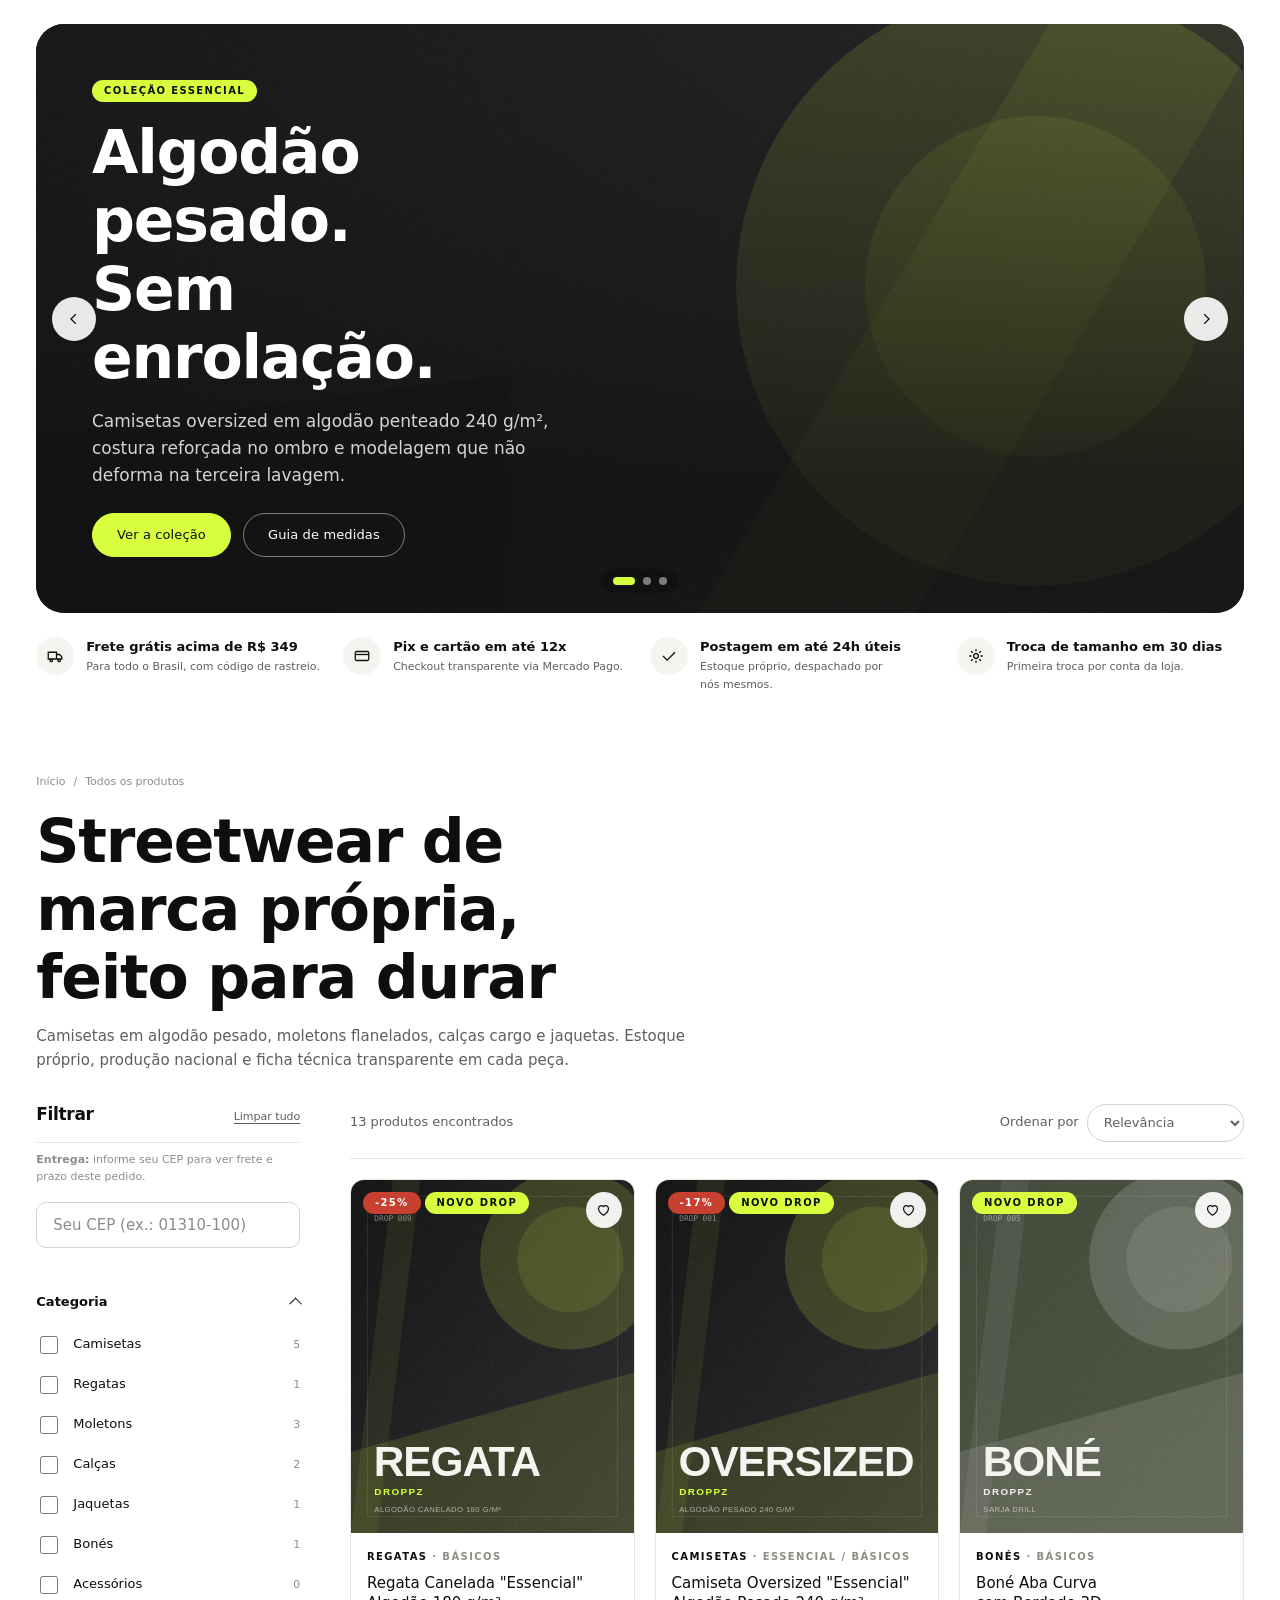
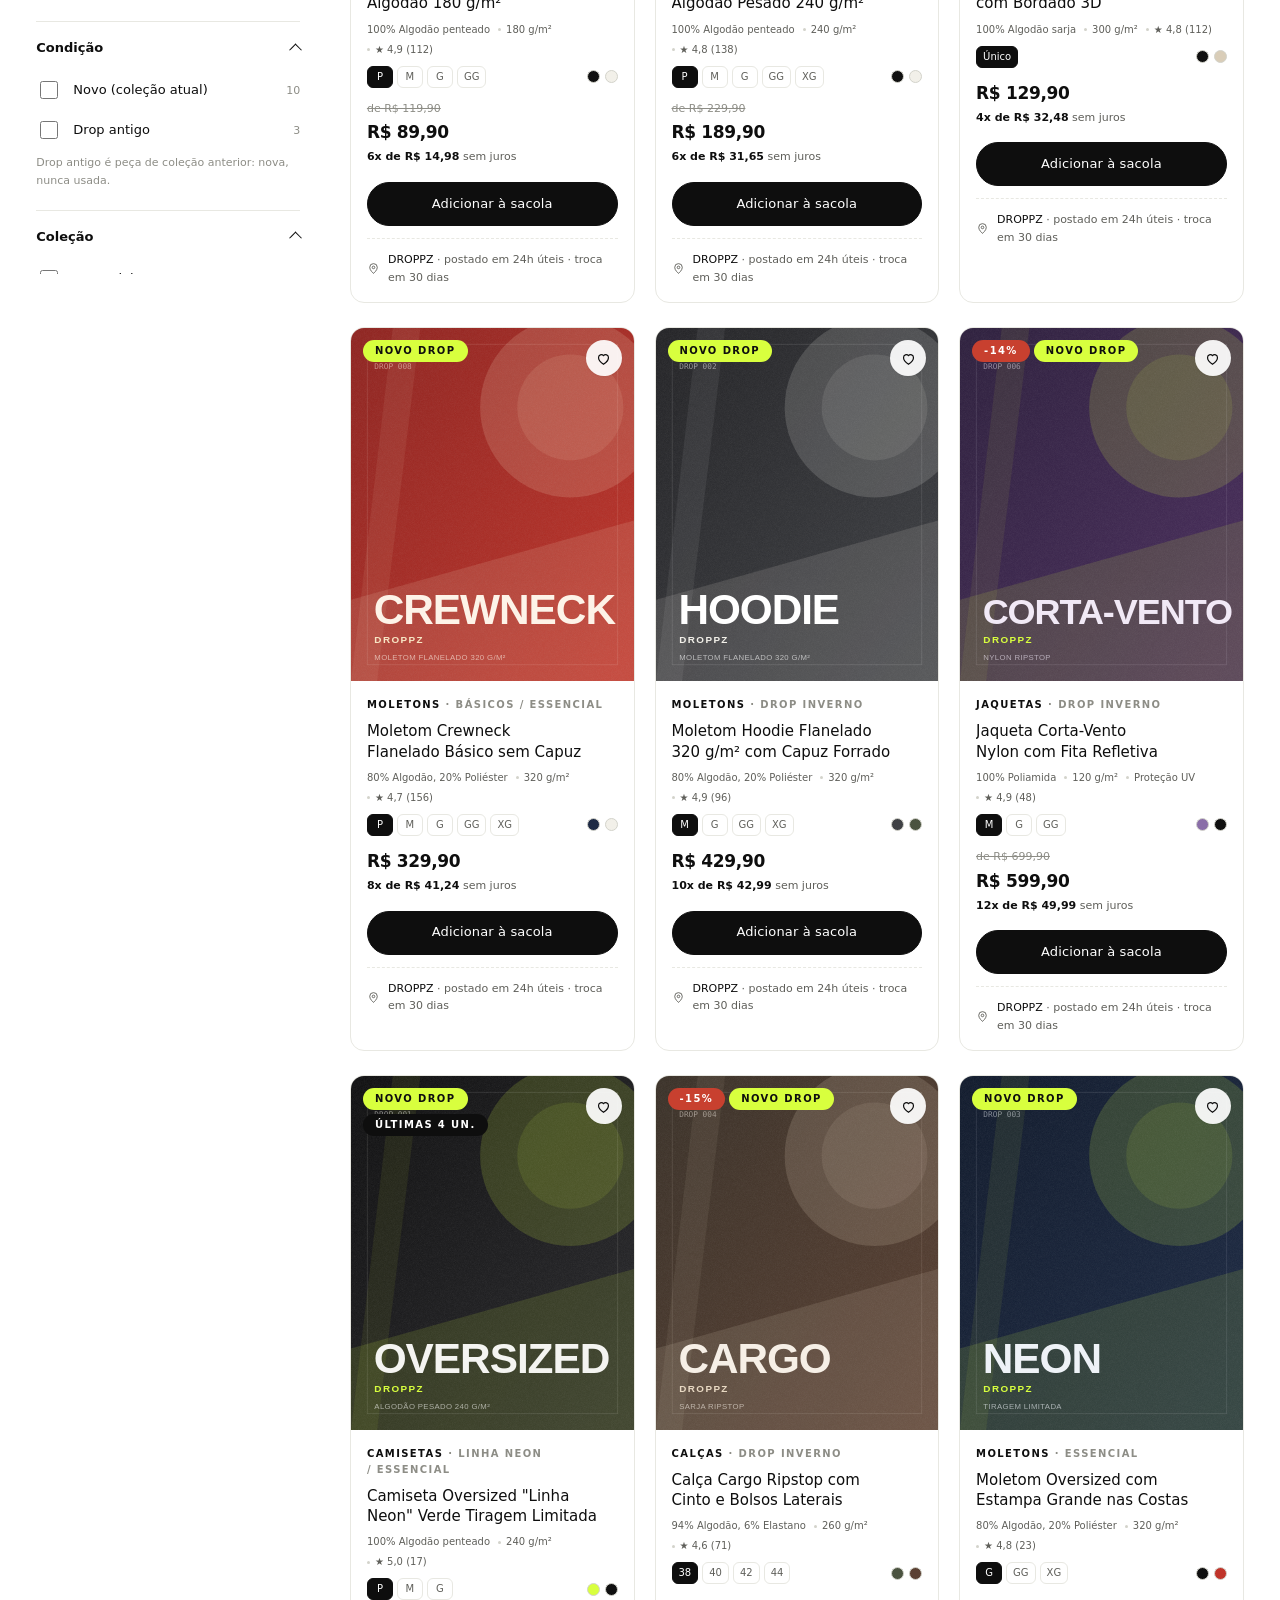
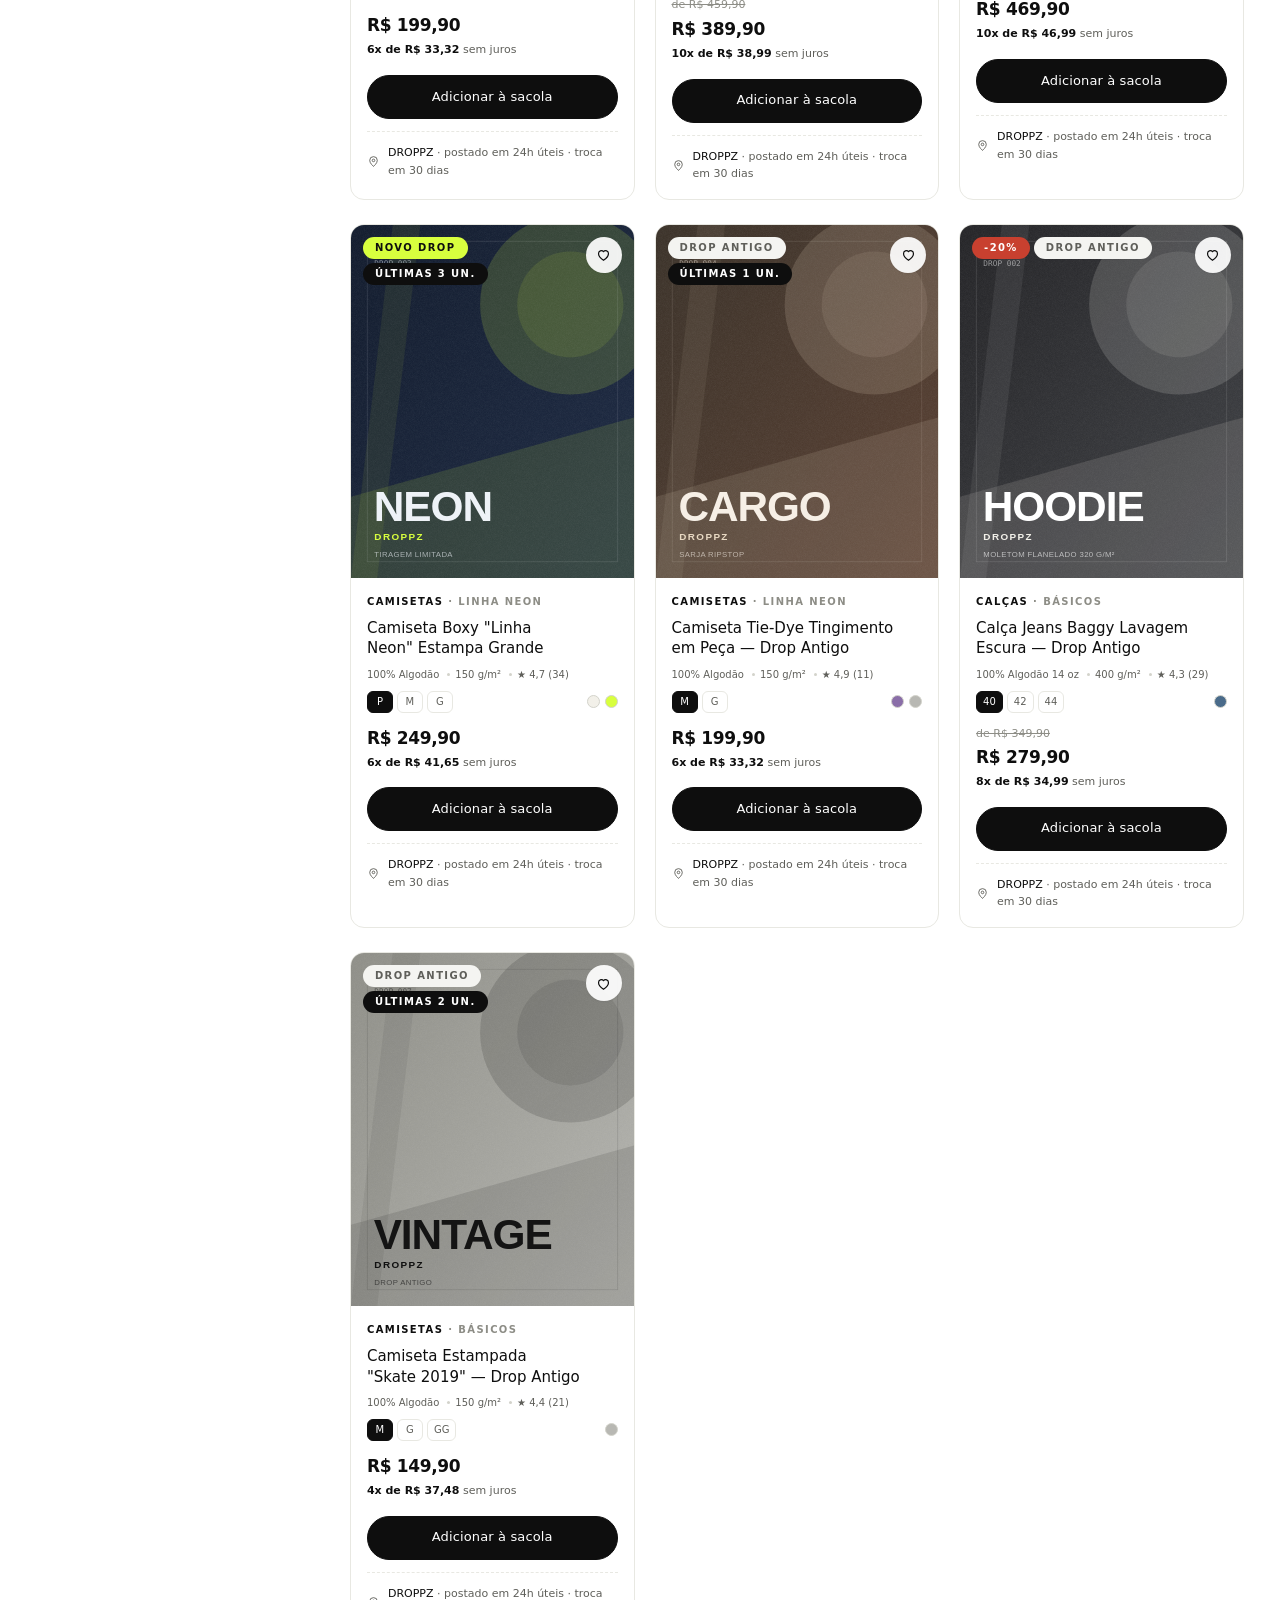
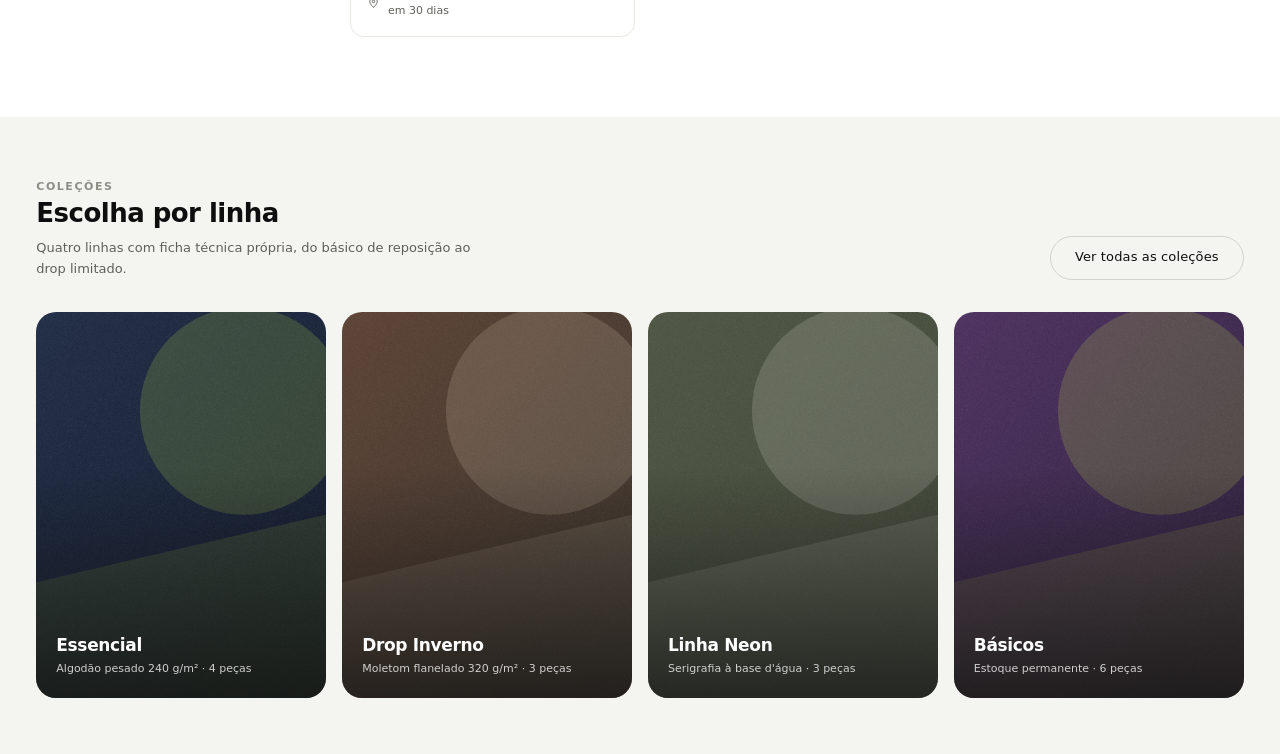
<file: web/index.html>
<!DOCTYPE html>
<html lang="pt-BR">
<head>
  <meta charset="UTF-8">
  <meta name="viewport" content="width=device-width, initial-scale=1">
  <!-- ⚠️ TROQUE A MARCA AQUI (1/3) -->
  <title>Droppz — Streetwear de Marca Própria | Loja Oficial</title>
  <meta name="description" content="Loja oficial: camisetas oversized em algodão pesado, moletons flanelados, calças cargo e jaquetas. Frete grátis acima de R$ 349 e troca em 30 dias.">
  <meta name="theme-color" content="#0e0e0e">
  <link rel="icon" href="assets/img/favicon.svg" type="image/svg+xml">

  <!-- CSS modular em 4 camadas, sempre nesta ordem: tokens -> base -> layout -> componentes -->
  <link rel="stylesheet" href="css/tokens.css">
  <link rel="stylesheet" href="css/base.css">
  <link rel="stylesheet" href="css/layout.css">
  <link rel="stylesheet" href="css/components.css">
</head>
<body>
  <a class="pular-para-conteudo" href="#conteudo-principal">Pular para o conteúdo principal</a>

  <!-- =====================================================================
       HEADER GLOBAL PERSISTENTE
       marca (esquerda) | busca unificada (centro) | links, perfil e carrinho (direita)
       ===================================================================== -->
   
       <!-- #include header -->

<!-- =======================================================================
                                MENU SACOLA
     ======================================================================= -->
 <!-- #include sacola -->

  <main id="conteudo-principal">
    <!-- =====================================================================
         BANNER ROTATIVO (js/carrossel.js — JavaScript puro)
         ===================================================================== -->
    <section class="hero container" aria-label="Destaques da semana">
      <div class="carrossel" id="carrossel"
           role="region" aria-roledescription="carrossel" aria-label="Destaques da loja">
        <div class="carrossel__visor">
          <ul class="carrossel__trilha" id="carrossel-trilha">
            <li class="carrossel__slide" role="group" aria-roledescription="slide" aria-label="1 de 3">
              <img class="carrossel__imagem" src="assets/img/banner-01.svg" alt=""
                   width="1680" height="640" fetchpriority="high">
              <span class="carrossel__veu" aria-hidden="true"></span>
              <div class="carrossel__conteudo">
                <span class="badge">Coleção Essencial</span>
                <h2 class="carrossel__titulo">Algodão pesado.<br>Sem enrolação.</h2>
                <p class="carrossel__texto">
                  Camisetas oversized em algodão penteado 240 g/m², costura reforçada no ombro
                  e modelagem que não deforma na terceira lavagem.
                </p>
                <div class="carrossel__acoes">
                  <a class="btn btn--neon" href="colecoes.html#essencial">Ver a coleção</a>
                  <a class="btn btn--contorno" href="guia-de-medidas.html"
                     style="color:#fff;border-color:rgba(255,255,255,.45)">Guia de medidas</a>
                </div>
              </div>
            </li>

            <li class="carrossel__slide" role="group" aria-roledescription="slide" aria-label="2 de 3">
              <img class="carrossel__imagem" src="assets/img/banner-02.svg" alt=""
                   width="1680" height="640" loading="lazy">
              <span class="carrossel__veu" aria-hidden="true"></span>
              <div class="carrossel__conteudo">
                <span class="badge badge--escuro">Drop Inverno</span>
                <h2 class="carrossel__titulo">Moletom flanelado 320 g/m²</h2>
                <p class="carrossel__texto">
                  Hoodies e crewnecks com interior felpado, punho canelado e capuz forrado.
                  Produção nacional em tiragem limitada.
                </p>
                <div class="carrossel__acoes">
                  <a class="btn btn--neon" href="#colecoes">Conhecer o drop</a>
                </div>
              </div>
            </li>

            <li class="carrossel__slide" role="group" aria-roledescription="slide" aria-label="3 de 3">
              <img class="carrossel__imagem" src="assets/img/banner-03.svg" alt=""
                   width="1680" height="640" loading="lazy">
              <span class="carrossel__veu" aria-hidden="true"></span>
              <div class="carrossel__conteudo">
                <span class="badge">Linha Neon</span>
                <h2 class="carrossel__titulo">Alta visibilidade, tiragem curta</h2>
                <p class="carrossel__texto">
                  Verde neon com serigrafia à base d'água. Quando acabar, não volta:
                  são 40 peças numeradas por modelo.
                </p>
                <div class="carrossel__acoes">
                  <a class="btn btn--neon" href="#vitrine">Ver linha neon</a>
                </div>
              </div>
            </li>
          </ul>
        </div>

        <div class="carrossel__setas">
          <button class="carrossel__seta" type="button" data-carrossel="anterior" aria-label="Destaque anterior">
            <svg viewBox="0 0 24 24" fill="none" stroke="currentColor" stroke-width="1.8" aria-hidden="true">
              <path d="M14.5 5.5 8 12l6.5 6.5"></path>
            </svg>
          </button>
          <button class="carrossel__seta" type="button" data-carrossel="proximo" aria-label="Próximo destaque">
            <svg viewBox="0 0 24 24" fill="none" stroke="currentColor" stroke-width="1.8" aria-hidden="true">
              <path d="M9.5 5.5 16 12l-6.5 6.5"></path>
            </svg>
          </button>
        </div>

        <div class="carrossel__pontos" id="carrossel-pontos" role="tablist" aria-label="Selecionar destaque"></div>
      </div>
    </section>

    <!-- Vantagens de comprar na loja oficial -->
    <section class="container" aria-label="Vantagens de comprar na loja oficial">
      <ul class="beneficios">
        <li class="beneficio">
          <span class="beneficio__icone" aria-hidden="true">
            <svg viewBox="0 0 24 24" fill="none" stroke="currentColor" stroke-width="1.7">
              <path d="M3 7h11v9H3zM14 10h4l3 3v3h-7z"></path><circle cx="7" cy="18" r="1.6"></circle><circle cx="17.5" cy="18" r="1.6"></circle>
            </svg>
          </span>
          <div>
            <p class="beneficio__titulo">Frete grátis acima de R$ 349</p>
            <p class="beneficio__texto">Para todo o Brasil, com código de rastreio.</p>
          </div>
        </li>
        <li class="beneficio">
          <span class="beneficio__icone" aria-hidden="true">
            <svg viewBox="0 0 24 24" fill="none" stroke="currentColor" stroke-width="1.7">
              <rect x="3" y="6" width="18" height="12" rx="2"></rect><path d="M3 10h18"></path>
            </svg>
          </span>
          <div>
            <p class="beneficio__titulo">Pix e cartão em até 12x</p>
            <p class="beneficio__texto">Checkout transparente via Mercado Pago.</p>
          </div>
        </li>
        <li class="beneficio">
          <span class="beneficio__icone" aria-hidden="true">
            <svg viewBox="0 0 24 24" fill="none" stroke="currentColor" stroke-width="1.7">
              <path d="M20 7 9.5 17.5 4 12"></path>
            </svg>
          </span>
          <div>
            <p class="beneficio__titulo">Postagem em até 24h úteis</p>
            <p class="beneficio__texto">Estoque próprio, despachado por nós mesmos.</p>
          </div>
        </li>
        <li class="beneficio">
          <span class="beneficio__icone" aria-hidden="true">
            <svg viewBox="0 0 24 24" fill="none" stroke="currentColor" stroke-width="1.7">
              <path d="M12 3v3M12 18v3M3 12h3M18 12h3M5.6 5.6l2.1 2.1M16.3 16.3l2.1 2.1M18.4 5.6l-2.1 2.1M7.7 16.3l-2.1 2.1"></path><circle cx="12" cy="12" r="3.2"></circle>
            </svg>
          </span>
          <div>
            <p class="beneficio__titulo">Troca de tamanho em 30 dias</p>
            <p class="beneficio__texto">Primeira troca por conta da loja.</p>
          </div>
        </li>
      </ul>
    </section>

    <!-- =====================================================================
         CATÁLOGO — sidebar de filtros (esquerda) + grid de produtos (direita)
         ===================================================================== -->
    <section class="container pagina" id="vitrine" aria-labelledby="titulo-vitrine">
      <nav class="trilha" aria-label="Você está em">
        <a href="index.html">Início</a>
        <span aria-hidden="true">/</span>
        <span aria-current="page">Todos os produtos</span>
      </nav>

      <div class="titulo-pagina" style="margin-block: var(--esp-4) var(--esp-7)">
        <h1 id="titulo-vitrine">Streetwear de marca própria, feito para durar</h1>
        <p class="texto-suave">
          Camisetas em algodão pesado, moletons flanelados, calças cargo e jaquetas.
          Estoque próprio, produção nacional e ficha técnica transparente em cada peça.
        </p>
      </div>

      <div class="catalogo">
        <!-- ---------------- BARRA LATERAL DE FILTROS ---------------- -->
        <aside class="filtros" id="filtros" aria-label="Filtros de produtos">
          <div class="filtros__cabecalho">
            <h2 class="filtros__titulo">Filtrar</h2>
            <button class="filtros__limpar" type="button" id="limpar-filtros">Limpar tudo</button>
          </div>

          <!-- Utilitário de frete: em loja única a região serve para calcular entrega, não para filtrar vendedor -->
          <div class="filtro__corpo" style="padding-bottom: var(--esp-5)">
            <p class="filtro__nota" style="margin-bottom: var(--esp-2)">
              <strong>Entrega:</strong> informe seu CEP para ver frete e prazo deste pedido.
            </p>
            <div class="campo">
              <label class="sr-only" for="cep-frete">Seu CEP</label>
              <input class="campo__entrada" id="cep-frete" name="cep" inputmode="numeric"
                     maxlength="9" placeholder="Seu CEP (ex.: 01310-100)">
            </div>
            <p class="filtro__nota" id="cep-resultado" role="status" aria-live="polite"></p>
          </div>

          <form id="form-filtros" novalidate>
            <!-- 1. Categoria -->
            <details class="filtro" open>
              <summary class="filtro__titulo">Categoria</summary>
              <div class="filtro__corpo">
                <label class="caixa">
                  <input type="checkbox" name="categoria" value="camisetas">
                  <span>Camisetas</span>
                  <span class="caixa__contagem" data-contagem="categoria:camisetas"></span>
                </label>
                <label class="caixa">
                  <input type="checkbox" name="categoria" value="regatas">
                  <span>Regatas</span>
                  <span class="caixa__contagem" data-contagem="categoria:regatas"></span>
                </label>
                <label class="caixa">
                  <input type="checkbox" name="categoria" value="moletons">
                  <span>Moletons</span>
                  <span class="caixa__contagem" data-contagem="categoria:moletons"></span>
                </label>
                <label class="caixa">
                  <input type="checkbox" name="categoria" value="calcas">
                  <span>Calças</span>
                  <span class="caixa__contagem" data-contagem="categoria:calcas"></span>
                </label>
                <label class="caixa">
                  <input type="checkbox" name="categoria" value="jaquetas">
                  <span>Jaquetas</span>
                  <span class="caixa__contagem" data-contagem="categoria:jaquetas"></span>
                </label>
                <label class="caixa">
                  <input type="checkbox" name="categoria" value="bones">
                  <span>Bonés</span>
                  <span class="caixa__contagem" data-contagem="categoria:bones"></span>
                </label>
                <label class="caixa">
                  <input type="checkbox" name="categoria" value="acessorios">
                  <span>Acessórios</span>
                  <span class="caixa__contagem" data-contagem="categoria:acessorios"></span>
                </label>
              </div>
            </details>

            <!-- 2. Condição -->
            <details class="filtro" open>
              <summary class="filtro__titulo">Condição</summary>
              <div class="filtro__corpo">
                <label class="caixa">
                  <input type="checkbox" name="condicao" value="novo">
                  <span>Novo (coleção atual)</span>
                  <span class="caixa__contagem" data-contagem="condicao:novo"></span>
                </label>
                <label class="caixa">
                  <input type="checkbox" name="condicao" value="drop_antigo">
                  <span>Drop antigo</span>
                  <span class="caixa__contagem" data-contagem="condicao:drop_antigo"></span>
                </label>
                <p class="filtro__nota">Drop antigo é peça de coleção anterior: nova, nunca usada.</p>
              </div>
            </details>

            <!-- 3. Coleção -->
            <details class="filtro" open>
              <summary class="filtro__titulo">Coleção</summary>
              <div class="filtro__corpo">
                <label class="caixa">
                  <input type="checkbox" name="colecao" value="essencial">
                  <span>Essencial</span>
                  <span class="caixa__contagem" data-contagem="colecao:essencial"></span>
                </label>
                <label class="caixa">
                  <input type="checkbox" name="colecao" value="drop-inverno">
                  <span>Drop Inverno</span>
                  <span class="caixa__contagem" data-contagem="colecao:drop-inverno"></span>
                </label>
                <label class="caixa">
                  <input type="checkbox" name="colecao" value="linha-neon">
                  <span>Linha Neon</span>
                  <span class="caixa__contagem" data-contagem="colecao:linha-neon"></span>
                </label>
                <label class="caixa">
                  <input type="checkbox" name="colecao" value="basicos">
                  <span>Básicos</span>
                  <span class="caixa__contagem" data-contagem="colecao:basicos"></span>
                </label>
              </div>
            </details>

            <!-- 4. Estilo de caimento -->
            <details class="filtro" open>
              <summary class="filtro__titulo">Estilo de Caimento</summary>
              <div class="filtro__corpo">
                <label class="caixa caixa--caimento">
                  <input type="checkbox" name="caimento" value="oversized">
                  <span>Oversized</span>
                  <span class="caixa__contagem" data-contagem="caimento:oversized"></span>
                </label>
                <label class="caixa caixa--caimento">
                  <input type="checkbox" name="caimento" value="regular">
                  <span>Regular</span>
                  <span class="caixa__contagem" data-contagem="caimento:regular"></span>
                </label>
                <label class="caixa caixa--caimento">
                  <input type="checkbox" name="caimento" value="slim">
                  <span>Slim</span>
                  <span class="caixa__contagem" data-contagem="caimento:slim"></span>
                </label>
                <label class="caixa caixa--caimento">
                  <input type="checkbox" name="caimento" value="boxy">
                  <span>Boxy</span>
                  <span class="caixa__contagem" data-contagem="caimento:boxy"></span>
                </label>
                <label class="caixa caixa--caimento">
                  <input type="checkbox" name="caimento" value="cropped">
                  <span>Cropped</span>
                  <span class="caixa__contagem" data-contagem="caimento:cropped"></span>
                </label>
                <label class="caixa caixa--caimento">
                  <input type="checkbox" name="caimento" value="baggy">
                  <span>Baggy</span>
                  <span class="caixa__contagem" data-contagem="caimento:baggy"></span>
                </label>
              </div>
            </details>

            <!-- 5. Faixa de preço -->
            <details class="filtro" open>
              <summary class="filtro__titulo">Faixa de Preço</summary>
              <div class="filtro__corpo">
                <div class="faixa-preco">
                  <div class="faixa-preco__trilho">
                    <span class="faixa-preco__progresso" id="faixa-progresso"></span>
                  </div>
                  <label class="sr-only" for="preco-min">Preço mínimo</label>
                  <input type="range" id="preco-min" name="preco_min" min="0" max="700" step="10" value="0">
                  <label class="sr-only" for="preco-max">Preço máximo</label>
                  <input type="range" id="preco-max" name="preco_max" min="0" max="700" step="10" value="700">
                </div>
                <div class="faixa-preco__valores">
                  <output class="faixa-preco__valor" id="preco-min-valor" for="preco-min">R$ 0</output>
                  <span class="texto-fraco" aria-hidden="true">até</span>
                  <output class="faixa-preco__valor" id="preco-max-valor" for="preco-max">R$ 700</output>
                </div>
                <p class="filtro__nota">Preço à vista no Pix. Parcelamento em até 12x no cartão.</p>
              </div>
            </details>

            <!-- 6. Grade de tamanhos -->
            <details class="filtro" open>
              <summary class="filtro__titulo">Grade de Tamanhos</summary>
              <div class="filtro__corpo filtro__corpo--chips">
                <label class="tamanho-chip">
                  <input type="checkbox" name="tamanho" value="PP"><span>PP</span>
                </label>
                <label class="tamanho-chip">
                  <input type="checkbox" name="tamanho" value="P"><span>P</span>
                </label>
                <label class="tamanho-chip">
                  <input type="checkbox" name="tamanho" value="M"><span>M</span>
                </label>
                <label class="tamanho-chip">
                  <input type="checkbox" name="tamanho" value="G"><span>G</span>
                </label>
                <label class="tamanho-chip">
                  <input type="checkbox" name="tamanho" value="GG"><span>GG</span>
                </label>
                <label class="tamanho-chip">
                  <input type="checkbox" name="tamanho" value="XG"><span>XG</span>
                </label>
                <label class="tamanho-chip">
                  <input type="checkbox" name="tamanho" value="EXG"><span>EXG</span>
                </label>
                <label class="tamanho-chip">
                  <input type="checkbox" name="tamanho" value="Unico"><span>Único</span>
                </label>
                <label class="tamanho-chip">
                  <input type="checkbox" name="tamanho" value="36"><span>36</span>
                </label>
                <label class="tamanho-chip">
                  <input type="checkbox" name="tamanho" value="38"><span>38</span>
                </label>
                <label class="tamanho-chip">
                  <input type="checkbox" name="tamanho" value="40"><span>40</span>
                </label>
                <label class="tamanho-chip">
                  <input type="checkbox" name="tamanho" value="42"><span>42</span>
                </label>
                <label class="tamanho-chip">
                  <input type="checkbox" name="tamanho" value="44"><span>44</span>
                </label>
              </div>
            </details>

            <!-- 7. Cores -->
            <details class="filtro" open>
              <summary class="filtro__titulo">Cores</summary>
              <div class="filtro__corpo filtro__corpo--cores">
                <label class="cor-chip" title="Preto">
                  <input type="checkbox" name="cor" value="Preto">
                  <span style="background:#101010"></span><span class="sr-only">Preto</span>
                </label>
                <label class="cor-chip" title="Grafite">
                  <input type="checkbox" name="cor" value="Cinza">
                  <span style="background:#3f4145"></span><span class="sr-only">Grafite</span>
                </label>
                <label class="cor-chip" title="Cinza Mescla">
                  <input type="checkbox" name="cor" value="Cinza">
                  <span style="background:#b8b8b3"></span><span class="sr-only">Cinza Mescla</span>
                </label>
                <label class="cor-chip" title="Off-white">
                  <input type="checkbox" name="cor" value="Off-white">
                  <span style="background:#f2f0e9"></span><span class="sr-only">Off-white</span>
                </label>
                <label class="cor-chip" title="Branco">
                  <input type="checkbox" name="cor" value="Branco">
                  <span style="background:#ffffff"></span><span class="sr-only">Branco</span>
                </label>
                <label class="cor-chip" title="Verde Militar">
                  <input type="checkbox" name="cor" value="Verde">
                  <span style="background:#4b5340"></span><span class="sr-only">Verde Militar</span>
                </label>
                <label class="cor-chip" title="Verde Neon">
                  <input type="checkbox" name="cor" value="Verde">
                  <span style="background:#d8ff3e"></span><span class="sr-only">Verde Neon</span>
                </label>
                <label class="cor-chip" title="Azul Marinho">
                  <input type="checkbox" name="cor" value="Azul">
                  <span style="background:#1d2a44"></span><span class="sr-only">Azul Marinho</span>
                </label>
                <label class="cor-chip" title="Azul Jeans">
                  <input type="checkbox" name="cor" value="Azul">
                  <span style="background:#4a6b8a"></span><span class="sr-only">Azul Jeans</span>
                </label>
                <label class="cor-chip" title="Vinho">
                  <input type="checkbox" name="cor" value="Vermelho">
                  <span style="background:#6d1f2c"></span><span class="sr-only">Vinho</span>
                </label>
                <label class="cor-chip" title="Vermelho Fogo">
                  <input type="checkbox" name="cor" value="Vermelho">
                  <span style="background:#c0342a"></span><span class="sr-only">Vermelho Fogo</span>
                </label>
                <label class="cor-chip" title="Marrom Café">
                  <input type="checkbox" name="cor" value="Marrom">
                  <span style="background:#5a4032"></span><span class="sr-only">Marrom Café</span>
                </label>
                <label class="cor-chip" title="Lilás">
                  <input type="checkbox" name="cor" value="Roxo">
                  <span style="background:#8a6ea8"></span><span class="sr-only">Lilás</span>
                </label>
                <label class="cor-chip" title="Bege Areia">
                  <input type="checkbox" name="cor" value="Bege">
                  <span style="background:#d9cdb8"></span><span class="sr-only">Bege Areia</span>
                </label>
              </div>
            </details>
          </form>

          <div class="filtros__rodape">
            <a class="btn btn--contorno btn--bloco btn--sm" href="guia-de-medidas.html">Ver guia de medidas</a>
          </div>
        </aside>

        <!-- ---------------- VITRINE / GRID DE PRODUTOS ---------------- -->
        <section class="vitrine" aria-labelledby="titulo-vitrine-2">
          <h2 class="sr-only" id="titulo-vitrine-2">Resultados</h2>

          <div class="vitrine__barra">
            <p class="vitrine__resultado" role="status" aria-live="polite" id="resultado-contagem">
              Carregando produtos…
            </p>

            <div class="vitrine__acoes">
              <button class="btn btn--contorno btn--sm filtros-toggle" type="button"
                      id="abrir-filtros" aria-expanded="false" aria-controls="filtros">
                <svg viewBox="0 0 24 24" width="15" height="15" fill="none" stroke="currentColor"
                     stroke-width="1.8" aria-hidden="true">
                  <path d="M4 6h16M7 12h10M10 18h4"></path>
                </svg>
                Filtros <span id="filtros-contagem" hidden></span>
              </button>

              <div class="ordenacao">
                <label for="ordenar">Ordenar por</label>
                <select id="ordenar">
                  <option value="relevancia">Relevância</option>
                  <option value="novidades">Lançamentos</option>
                  <option value="menor-preco">Menor preço</option>
                  <option value="maior-preco">Maior preço</option>
                  <option value="avaliacao">Melhor avaliados</option>
                  <option value="mais-vendidos">Mais vendidos</option>
                </select>
              </div>
            </div>
          </div>

          <div class="grid-produtos" id="grid-produtos"><!-- renderizado por js/vitrine.js --></div>
        </section>
      </div>
    </section>

    <!-- =====================================================================
         COLEÇÕES
         ===================================================================== -->
    <section class="secao secao--alt" id="colecoes" aria-labelledby="titulo-colecoes">
      <div class="container">
        <div class="secao__cabecalho">
          <div>
            <span class="etiqueta">Coleções</span>
            <h2 class="secao__titulo" id="titulo-colecoes">Escolha por linha</h2>
            <p class="secao__descricao">Quatro linhas com ficha técnica própria, do básico de reposição ao drop limitado.</p>
          </div>
          <a class="btn btn--contorno" href="colecoes.html">Ver todas as coleções</a>
        </div>

        <div class="mosaico">
          <a class="mosaico__item" href="colecoes.html#essencial">
            <img src="assets/img/drop-01.svg" alt="" width="600" height="800" loading="lazy">
            <span class="mosaico__veu" aria-hidden="true"></span>
            <span class="mosaico__texto">
              <h3>Essencial</h3>
              <p>Algodão pesado 240 g/m² · <span data-contagem-tile="essencial">4 peças</span></p>
            </span>
          </a>
          <a class="mosaico__item" href="colecoes.html#drop-inverno">
            <img src="assets/img/drop-02.svg" alt="" width="600" height="800" loading="lazy">
            <span class="mosaico__veu" aria-hidden="true"></span>
            <span class="mosaico__texto">
              <h3>Drop Inverno</h3>
              <p>Moletom flanelado 320 g/m² · <span data-contagem-tile="drop-inverno">3 peças</span></p>
            </span>
          </a>
          <a class="mosaico__item" href="colecoes.html#linha-neon">
            <img src="assets/img/drop-03.svg" alt="" width="600" height="800" loading="lazy">
            <span class="mosaico__veu" aria-hidden="true"></span>
            <span class="mosaico__texto">
              <h3>Linha Neon</h3>
              <p>Serigrafia à base d'água · <span data-contagem-tile="linha-neon">3 peças</span></p>
            </span>
          </a>
          <a class="mosaico__item" href="colecoes.html#basicos">
            <img src="assets/img/drop-04.svg" alt="" width="600" height="800" loading="lazy">
            <span class="mosaico__veu" aria-hidden="true"></span>
            <span class="mosaico__texto">
              <h3>Básicos</h3>
              <p>Estoque permanente · <span data-contagem-tile="basicos">6 peças</span></p>
            </span>
          </a>
        </div>
      </div>
    </section>
  </main>

  <!-- =====================================================================
       FOOTER
       ===================================================================== -->
       
       <!-- #include rodape -->

  <div class="toast-regiao" id="toast-regiao" aria-live="polite" aria-atomic="true"></div>

  <!-- =====================================================================
       TEMPLATES (clonados pelo JS — nunca innerHTML com dado dinâmico)
       ===================================================================== -->
  <template id="tpl-card">
    <article class="card" data-produto-id="">
      <a class="card__midia" href="#" data-link-produto>
        <img class="card__imagem" src="" alt="" width="480" height="600" loading="lazy" decoding="async">
        <span class="card__badges"></span>
        <button class="card__favorito" type="button" aria-pressed="false"
                aria-label="Salvar na lista de desejos" data-acao="favoritar">
          <svg viewBox="0 0 24 24" aria-hidden="true">
            <path d="M12 20s-7-4.4-7-9.2A4 4 0 0 1 12 8a4 4 0 0 1 7 2.8C19 15.6 12 20 12 20z"></path>
          </svg>
        </button>
      </a>
      <div class="card__corpo">
        <p class="card__marca"></p>
        <h3 class="card__titulo"><a href="#" data-link-produto></a></h3>
        <ul class="card__atributos"></ul>
        <div class="card__variacoes">
          <div class="card__tamanhos" role="group" aria-label="Escolher tamanho"></div>
          <div class="card__cores" aria-hidden="true"></div>
        </div>
        <p class="card__preco">
          <span class="preco"></span>
          <span class="card__parcelas"></span>
        </p>
        <div class="card__acoes">
          <button class="btn btn--bloco" type="button" data-acao="adicionar">Adicionar à sacola</button>
        </div>
        <p class="card__entrega">
          <svg viewBox="0 0 24 24" fill="none" stroke="currentColor" stroke-width="1.7" aria-hidden="true">
            <path d="M12 21s7-5.6 7-11a7 7 0 1 0-14 0c0 5.4 7 11 7 11z"></path><circle cx="12" cy="10" r="2.4"></circle>
          </svg>
          <span></span>
        </p>
      </div>
    </article>
  </template>

  <template id="tpl-item-sacola">
    <li class="item-sacola" data-item-id="">
      <img class="item-sacola__imagem" src="" alt="" width="76" height="95" loading="lazy">
      <div class="item-sacola__info">
        <p class="item-sacola__titulo"></p>
        <p class="item-sacola__variacao"></p>
        <p class="item-sacola__vendedor"></p>
        <div class="item-sacola__rodape">
          <div class="controle-qtd">
            <button type="button" data-acao="diminuir" aria-label="Diminuir quantidade">−</button>
            <output aria-live="polite"></output>
            <button type="button" data-acao="aumentar" aria-label="Aumentar quantidade">+</button>
          </div>
          <span class="preco"></span>
        </div>
        <button class="item-sacola__remover" type="button" data-acao="remover">Remover</button>
      </div>
    </li>
  </template>

  <script src="js/config.js" defer></script>
  <script src="js/dados.js" defer></script>
  <script src="js/colecoes-dados.js" defer></script>
  <script src="js/sacola.js" defer></script>
  <script src="js/favoritos.js" defer></script>
  <script src="js/frete.js" defer></script>
  <script src="js/card-produto.js" defer></script>
  <script src="js/vitrine.js" defer></script>
  <script src="js/carrossel.js" defer></script>
  <script src="js/app.js" defer></script>
</body>
</html>
</file>
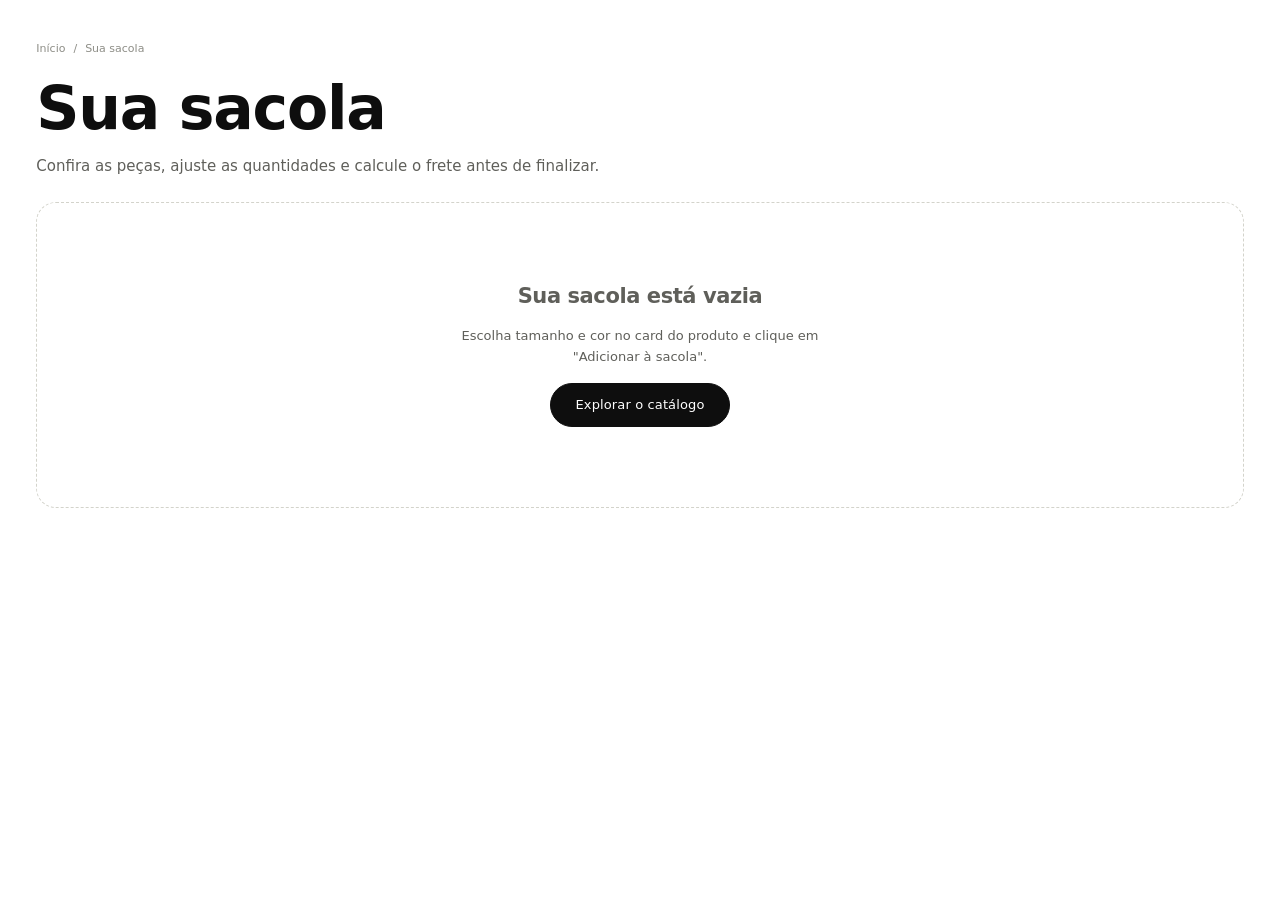
<file: web/carrinho.html>
<!DOCTYPE html>
<html lang="pt-BR">
<head>
  <meta charset="UTF-8">
  <meta name="viewport" content="width=device-width, initial-scale=1">
  <title>Sua Sacola — Droppz</title>
  <meta name="description" content="Confira as peças da sua sacola, ajuste as quantidades, calcule o frete e finalize a compra.">
  <meta name="theme-color" content="#0e0e0e">
  <link rel="icon" href="assets/img/favicon.svg" type="image/svg+xml">

  <link rel="stylesheet" href="css/tokens.css">
  <link rel="stylesheet" href="css/base.css">
  <link rel="stylesheet" href="css/layout.css">
  <link rel="stylesheet" href="css/components.css">
</head>
<body>
  <a class="pular-para-conteudo" href="#conteudo-principal">Pular para o conteúdo principal</a>

  <!-- Casca do site: vem dos partials, expandidos pelo servidor.js.
       Nenhuma linha de cabeçalho, sacola ou rodapé escrita aqui. -->
  <!-- #include header -->
  <!-- #include sacola -->

  <main id="conteudo-principal">
  <div class="container pagina">
    <nav class="trilha" aria-label="Você está em">
      <a href="index.html">Início</a>
      <span aria-hidden="true">/</span>
      <span aria-current="page">Sua sacola</span>
    </nav>

    <div class="titulo-pagina" style="margin-block: var(--esp-4) var(--esp-6)">
      <h1>Sua sacola</h1>
      <p class="texto-suave">
        Confira as peças, ajuste as quantidades e calcule o frete antes de finalizar.
      </p>
    </div>

    <!-- Estado vazio: escondido agora; o JavaScript mostra quando não houver itens -->
    <div class="estado-vazio" id="carrinho-vazio" hidden>
      <h2 style="font-size: var(--txt-lg)">Sua sacola está vazia</h2>
      <p class="texto-sm" style="max-width: 48ch">
        Escolha tamanho e cor no card do produto e clique em "Adicionar à sacola".
      </p>
      <a class="btn" href="index.html#vitrine">Explorar o catálogo</a>
    </div>

    <div class="carrinho" id="carrinho">
      <!-- ============ COLUNA 1: os itens ============ -->
      <section aria-labelledby="titulo-itens">
        <h2 class="sr-only" id="titulo-itens">Itens da sacola</h2>
        <p class="vitrine__resultado" id="carrinho-contagem" role="status" aria-live="polite"></p>

        <ul class="lista-carrinho" id="lista-carrinho">
          <!-- Vazio de propósito: quem preenche é o js/carrinho.js, lendo a sacola
               do localStorage e clonando o <template id="tpl-item-carrinho"> -->
        </ul>
      </section>

      <!-- ============ COLUNA 2: o resumo ============ -->
      <aside class="carrinho__resumo" aria-labelledby="titulo-resumo">
        <h2 id="titulo-resumo">Resumo do pedido</h2>

        <div class="campo">
          <label class="campo__rotulo" for="carrinho-cep">Calcular frete e prazo</label>
          <div class="carrinho__linha-campo">
            <input class="campo__entrada" id="carrinho-cep" inputmode="numeric" maxlength="9"
                   placeholder="Seu CEP" autocomplete="postal-code">
            <button class="btn btn--contorno" type="button" id="carrinho-calcular-frete">Calcular</button>
          </div>
          <p class="carrinho__aviso" id="carrinho-frete-resultado" role="status" aria-live="polite"></p>
        </div>

        <div class="campo">
          <label class="campo__rotulo" for="carrinho-cupom">Cupom de desconto</label>
          <div class="carrinho__linha-campo">
            <input class="campo__entrada" id="carrinho-cupom" placeholder="Código do cupom" autocomplete="off">
            <button class="btn btn--contorno" type="button" id="carrinho-aplicar-cupom">Aplicar</button>
          </div>
          <p class="carrinho__aviso" id="carrinho-cupom-resultado" role="status" aria-live="polite"></p>
        </div>

        <hr class="divisor" style="margin-block: 0">

        <div class="linha-total">
          <span>Subtotal</span>
          <span class="preco" id="carrinho-subtotal">R$ 0,00</span>
        </div>
        <div class="linha-total">
          <span>Frete</span>
          <span id="carrinho-frete">calcule pelo CEP</span>
        </div>
        <div class="linha-total" id="carrinho-desconto-linha" hidden>
          <span>Desconto</span>
          <span class="preco" id="carrinho-desconto">R$ 0,00</span>
        </div>
        <div class="linha-total linha-total--destaque">
          <span>Total</span>
          <span class="preco" id="carrinho-total">R$ 0,00</span>
        </div>
        <a class="btn btn--bloco" href="#" id="carrinho-finalizar"
           data-pagina-futura="checkout.html">Finalizar compra</a>
        <a class="btn btn--fantasma btn--bloco" href="index.html#vitrine">Continuar comprando</a>
      </aside>
    </div>
  </div>
</main>

  <!-- #include rodape -->

  <div class="toast-regiao" id="toast-regiao" aria-live="polite" aria-atomic="true"></div>



  <template id="tpl-item-sacola">
    <li class="item-sacola" data-item-id="">
      <img class="item-sacola__imagem" src="" alt="" width="76" height="95" loading="lazy">
      <div class="item-sacola__info">
        <p class="item-sacola__titulo"></p>
        <p class="item-sacola__variacao"></p>
        <p class="item-sacola__vendedor"></p>
        <div class="item-sacola__rodape">
          <div class="controle-qtd">
            <button type="button" data-acao="diminuir" aria-label="Diminuir quantidade">−</button>
            <output aria-live="polite"></output>
            <button type="button" data-acao="aumentar" aria-label="Aumentar quantidade">+</button>
          </div>
          <span class="preco"></span>
        </div>
        <button class="item-sacola__remover" type="button" data-acao="remover">Remover</button>
      </div>
    </li>
  </template>

  <!-- Linha de item do carrinho: TODOS os campos vêm vazios.
       Quem preenche é o js/carrinho.js, clonando este template por item da sacola. -->
  <template id="tpl-item-carrinho">
    <li class="carrinho__item">
      <a class="carrinho__foto" href="#">
        <img src="" alt="" width="96" height="120" loading="lazy">
      </a>
      <div class="carrinho__dados">
        <p class="carrinho__marca"></p>
        <h3 class="carrinho__titulo"><a href="#"></a></h3>
        <p class="carrinho__variacao"></p>
        <p class="carrinho__unitario"></p>

        <div class="carrinho__rodape">
          <div class="controle-qtd">
            <button type="button" data-acao="diminuir" aria-label="Diminuir quantidade">−</button>
            <output aria-live="polite"></output>
            <button type="button" data-acao="aumentar" aria-label="Aumentar quantidade">+</button>
          </div>
          <button class="carrinho__remover" type="button" data-acao="remover">Remover</button>
        </div>
      </div>
      <p class="carrinho__total"></p>
    </li>
  </template>

  <!-- Ordem: dependências antes de quem as usa -->
  <script src="js/config.js" defer></script>
  <script src="js/dados.js" defer></script>
  <script src="js/sacola.js" defer></script>
  <script src="js/frete.js" defer></script>
  <script src="js/carrinho.js" defer></script>
  <script src="js/app.js" defer></script>
</body>
</html>
</file>
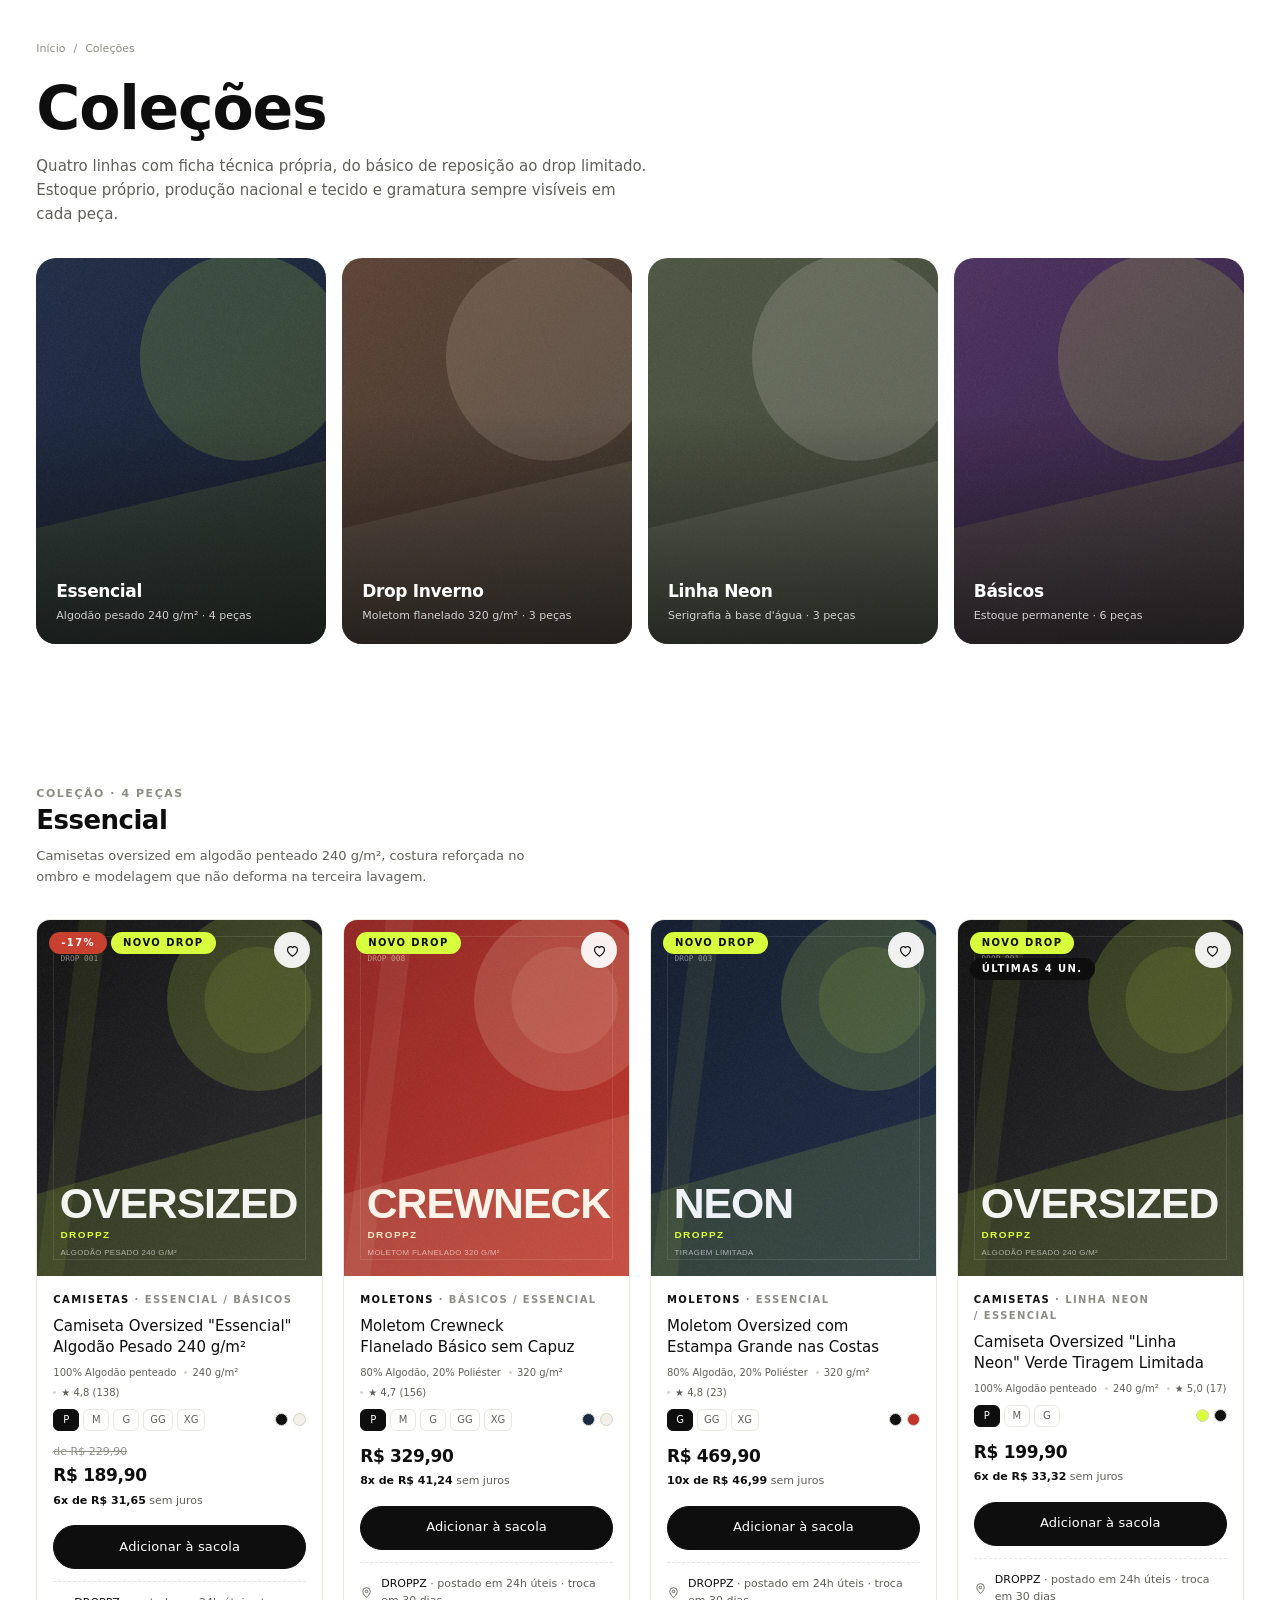
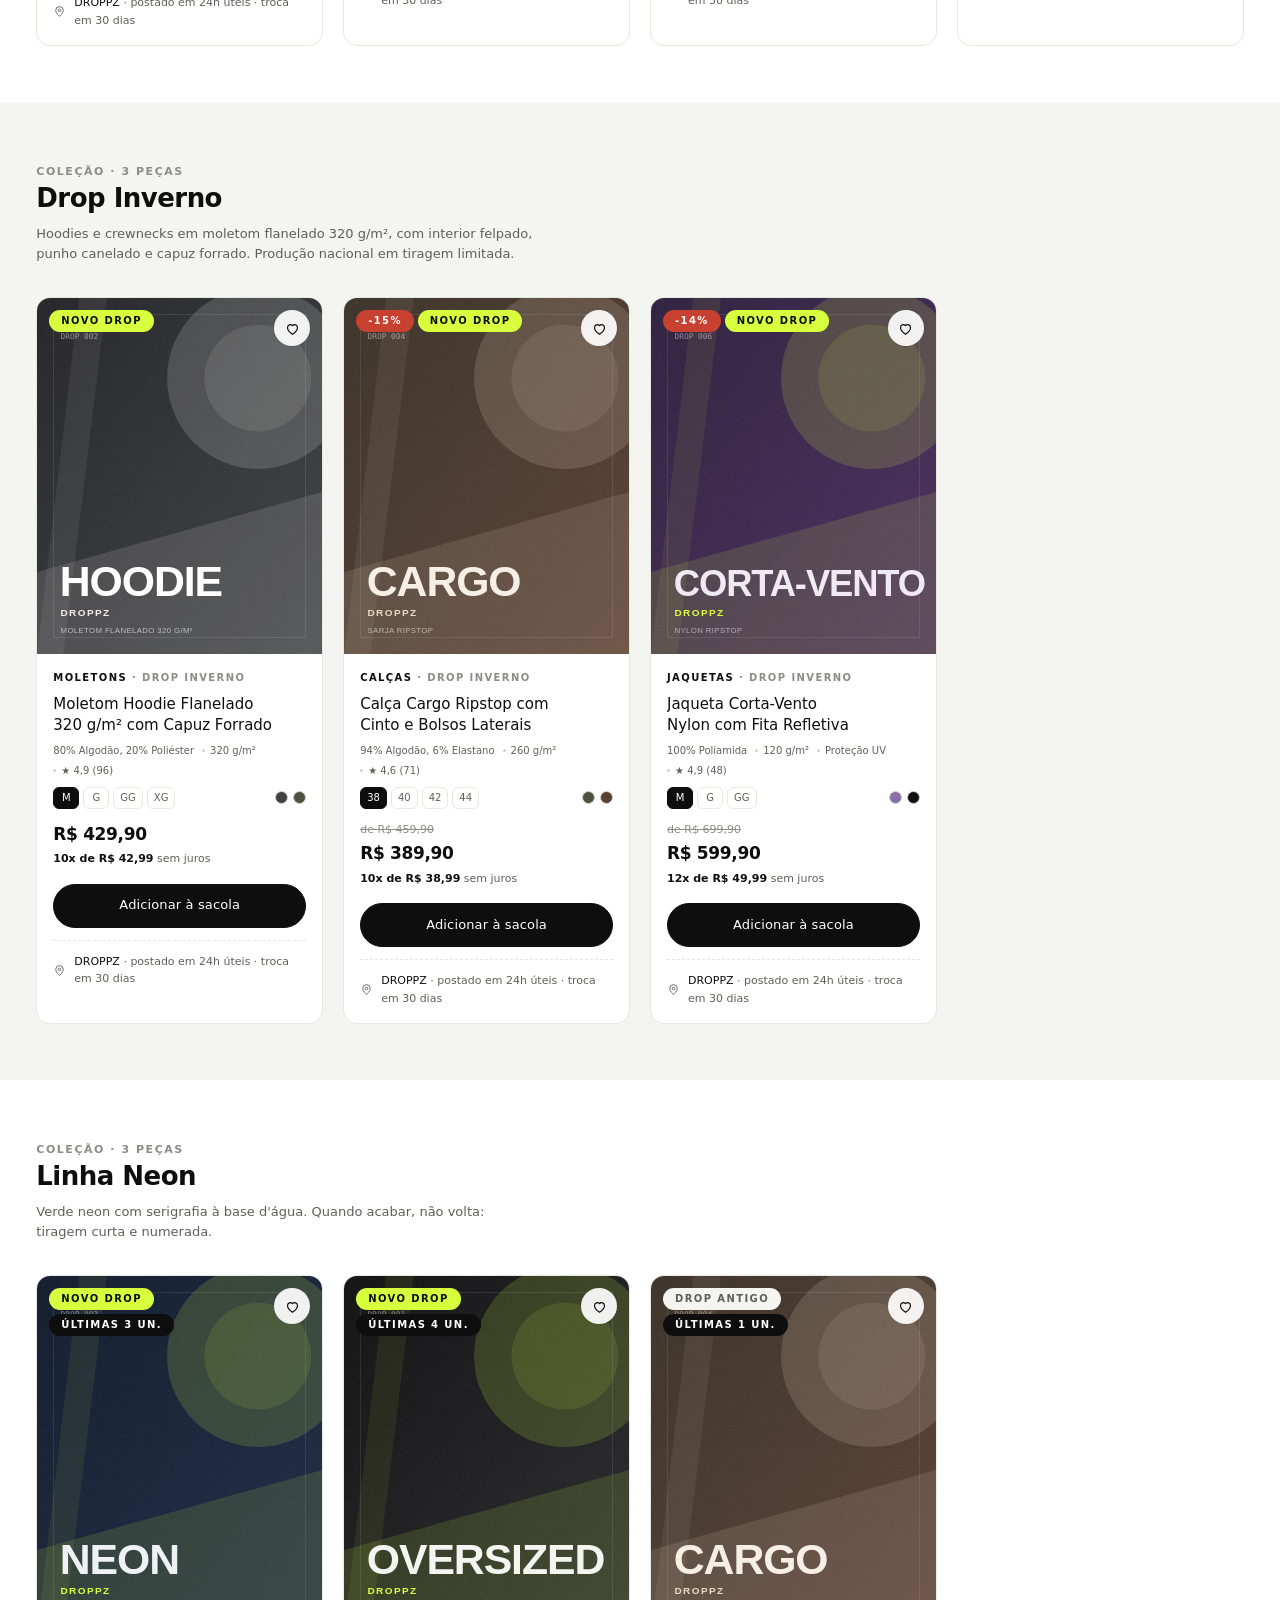
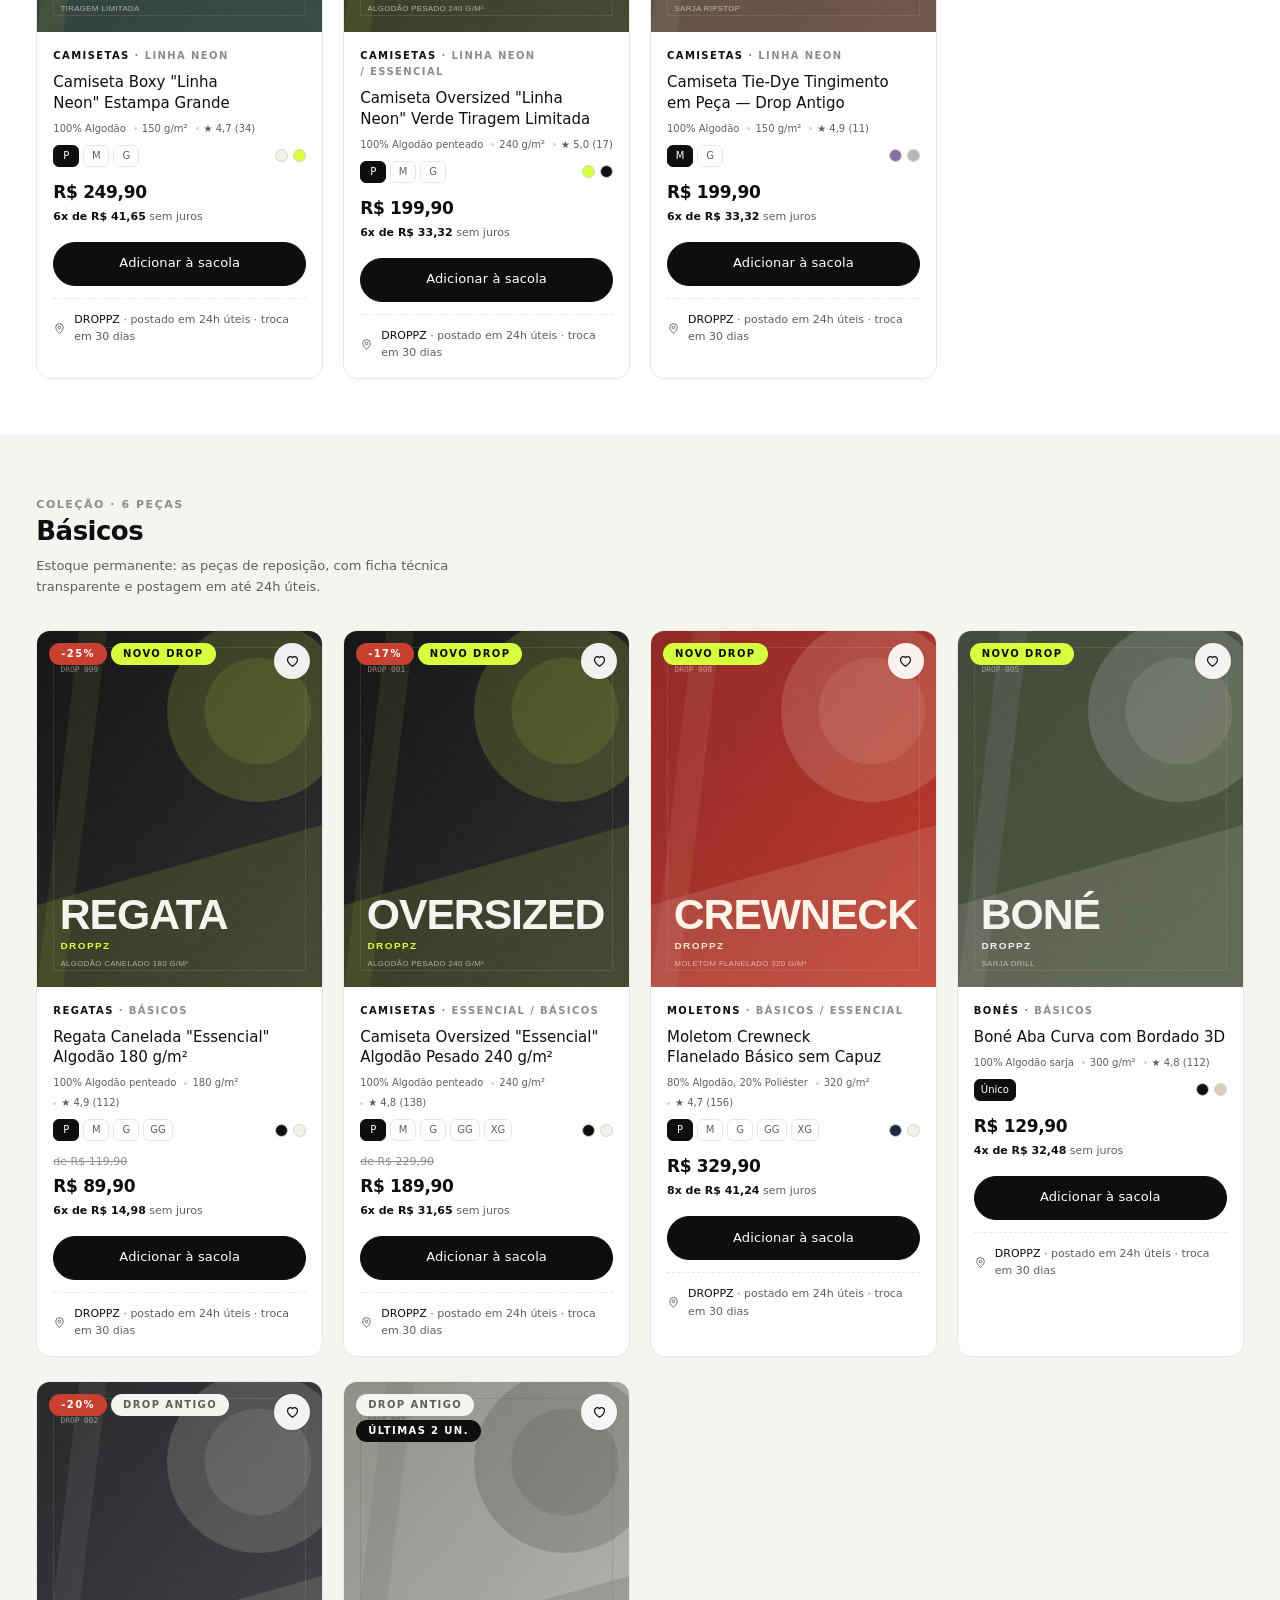
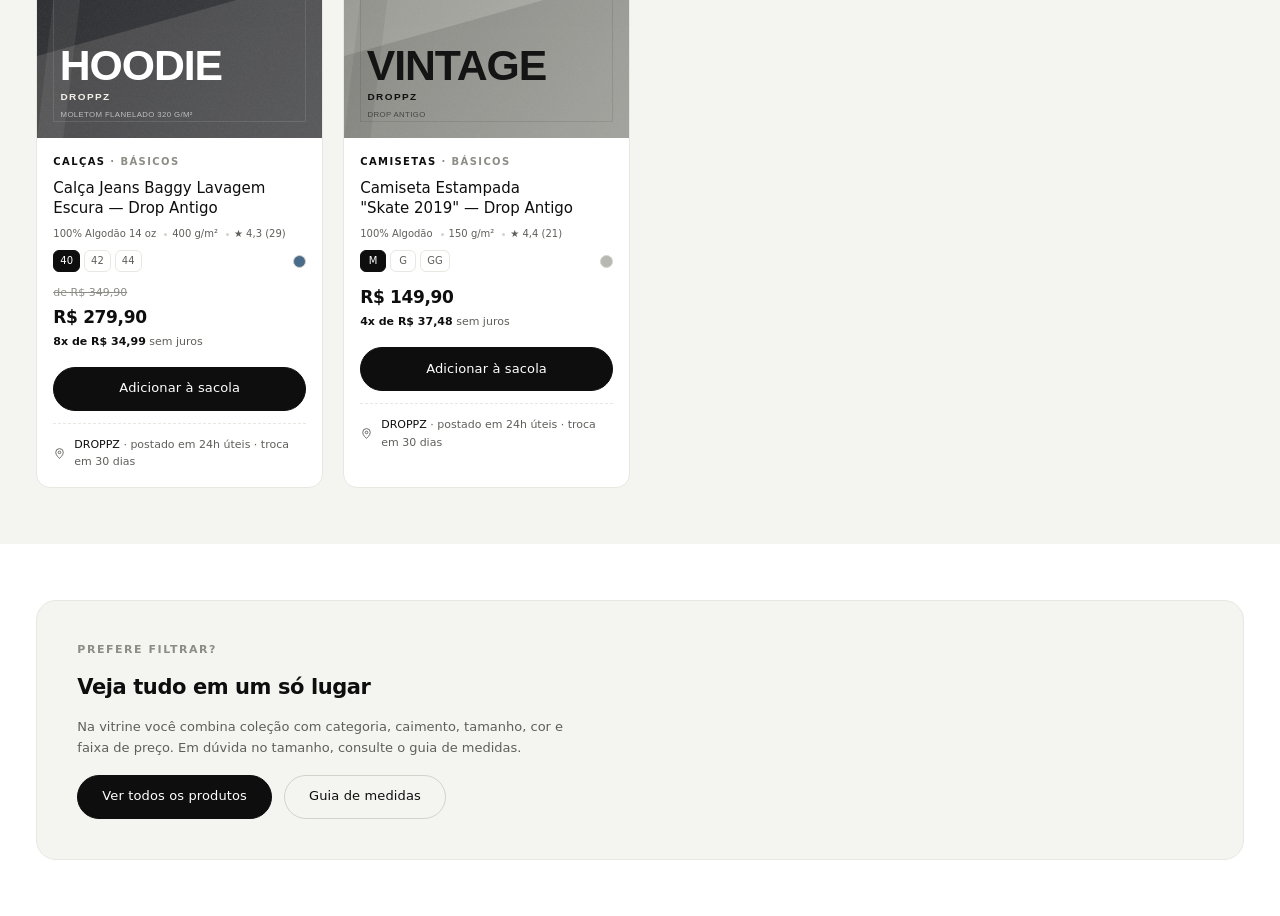
<file: web/colecoes.html>
<!DOCTYPE html>
<html lang="pt-BR">
<head>
  <meta charset="UTF-8">
  <meta name="viewport" content="width=device-width, initial-scale=1">
  <title>Coleções — Droppz</title>
  <meta name="description" content="Conheça as quatro linhas da loja: Essencial, Drop Inverno, Linha Neon e Básicos, cada uma com ficha técnica própria.">
  <meta name="theme-color" content="#0e0e0e">
  <link rel="icon" href="assets/img/favicon.svg" type="image/svg+xml">

  <link rel="stylesheet" href="css/tokens.css">
  <link rel="stylesheet" href="css/base.css">
  <link rel="stylesheet" href="css/layout.css">
  <link rel="stylesheet" href="css/components.css">
</head>
<body>
  <a class="pular-para-conteudo" href="#conteudo-principal">Pular para o conteúdo principal</a>

  <!-- #include header -->

  <!-- #include sacola -->

  <main id="conteudo-principal">
    <div class="container pagina">
      <nav class="trilha" aria-label="Você está em">
        <a href="index.html">Início</a>
        <span aria-hidden="true">/</span>
        <span aria-current="page">Coleções</span>
      </nav>

      <div class="titulo-pagina" style="margin-block: var(--esp-4) var(--esp-7)">
        <h1>Coleções</h1>
        <p class="texto-suave">
          Quatro linhas com ficha técnica própria, do básico de reposição ao drop limitado.
          Estoque próprio, produção nacional e tecido e gramatura sempre visíveis em cada peça.
        </p>
      </div>

      <nav aria-label="Escolher coleção">
        <div class="mosaico">
          <a class="mosaico__item" href="#essencial">
            <img src="assets/img/drop-01.svg" alt="" width="600" height="800" loading="lazy">
            <span class="mosaico__veu" aria-hidden="true"></span>
            <span class="mosaico__texto">
              <h3>Essencial</h3>
              <p>Algodão pesado 240 g/m² · <span data-contagem-tile="essencial"></span></p>
            </span>
          </a>
          <a class="mosaico__item" href="#drop-inverno">
            <img src="assets/img/drop-02.svg" alt="" width="600" height="800" loading="lazy">
            <span class="mosaico__veu" aria-hidden="true"></span>
            <span class="mosaico__texto">
              <h3>Drop Inverno</h3>
              <p>Moletom flanelado 320 g/m² · <span data-contagem-tile="drop-inverno"></span></p>
            </span>
          </a>
          <a class="mosaico__item" href="#linha-neon">
            <img src="assets/img/drop-03.svg" alt="" width="600" height="800" loading="lazy">
            <span class="mosaico__veu" aria-hidden="true"></span>
            <span class="mosaico__texto">
              <h3>Linha Neon</h3>
              <p>Serigrafia à base d'água · <span data-contagem-tile="linha-neon"></span></p>
            </span>
          </a>
          <a class="mosaico__item" href="#basicos">
            <img src="assets/img/drop-04.svg" alt="" width="600" height="800" loading="lazy">
            <span class="mosaico__veu" aria-hidden="true"></span>
            <span class="mosaico__texto">
              <h3>Básicos</h3>
              <p>Estoque permanente · <span data-contagem-tile="basicos"></span></p>
            </span>
          </a>
        </div>
      </nav>
    </div>

    <section class="secao ancora" id="essencial" data-colecao="essencial" aria-labelledby="titulo-essencial">
      <div class="container">
        <div class="secao__cabecalho">
          <div>
            <span class="etiqueta">Coleção · <span data-contagem-colecao></span></span>
            <h2 class="secao__titulo" id="titulo-essencial">Essencial</h2>
            <p class="secao__descricao">Camisetas oversized em algodão penteado 240 g/m², costura reforçada no ombro e modelagem que não deforma na terceira lavagem.</p>
          </div>
        </div>
        <div class="grid-produtos" data-grid-colecao></div>
      </div>
    </section>

    <section class="secao secao--alt ancora" id="drop-inverno" data-colecao="drop-inverno" aria-labelledby="titulo-drop-inverno">
      <div class="container">
        <div class="secao__cabecalho">
          <div>
            <span class="etiqueta">Coleção · <span data-contagem-colecao></span></span>
            <h2 class="secao__titulo" id="titulo-drop-inverno">Drop Inverno</h2>
            <p class="secao__descricao">Hoodies e crewnecks em moletom flanelado 320 g/m², com interior felpado, punho canelado e capuz forrado. Produção nacional em tiragem limitada.</p>
          </div>
        </div>
        <div class="grid-produtos" data-grid-colecao></div>
      </div>
    </section>

    <section class="secao ancora" id="linha-neon" data-colecao="linha-neon" aria-labelledby="titulo-linha-neon">
      <div class="container">
        <div class="secao__cabecalho">
          <div>
            <span class="etiqueta">Coleção · <span data-contagem-colecao></span></span>
            <h2 class="secao__titulo" id="titulo-linha-neon">Linha Neon</h2>
            <p class="secao__descricao">Verde neon com serigrafia à base d'água. Quando acabar, não volta: tiragem curta e numerada.</p>
          </div>
        </div>
        <div class="grid-produtos" data-grid-colecao></div>
      </div>
    </section>

    <section class="secao secao--alt ancora" id="basicos" data-colecao="basicos" aria-labelledby="titulo-basicos">
      <div class="container">
        <div class="secao__cabecalho">
          <div>
            <span class="etiqueta">Coleção · <span data-contagem-colecao></span></span>
            <h2 class="secao__titulo" id="titulo-basicos">Básicos</h2>
            <p class="secao__descricao">Estoque permanente: as peças de reposição, com ficha técnica transparente e postagem em até 24h úteis.</p>
          </div>
        </div>
        <div class="grid-produtos" data-grid-colecao></div>
      </div>
    </section>

    <section class="secao" aria-labelledby="titulo-chamada">
      <div class="container">
        <div class="chamada">
          <span class="etiqueta">Prefere filtrar?</span>
          <h2 id="titulo-chamada">Veja tudo em um só lugar</h2>
          <p>Na vitrine você combina coleção com categoria, caimento, tamanho, cor e faixa de preço. Em dúvida no tamanho, consulte o guia de medidas.</p>
          <div style="display:flex;flex-wrap:wrap;gap:var(--esp-3)">
            <a class="btn" href="index.html#vitrine">Ver todos os produtos</a>
            <a class="btn btn--contorno" href="guia-de-medidas.html">Guia de medidas</a>
          </div>
        </div>
      </div>
    </section>
  </main>

  <!-- #include rodape -->

  <div class="toast-regiao" id="toast-regiao" aria-live="polite" aria-atomic="true"></div>

  <template id="tpl-card">
    <article class="card" data-produto-id="">
      <a class="card__midia" href="#" data-link-produto>
        <img class="card__imagem" src="" alt="" width="480" height="600" loading="lazy" decoding="async">
        <span class="card__badges"></span>
        <button class="card__favorito" type="button" aria-pressed="false"
                aria-label="Salvar na lista de desejos" data-acao="favoritar">
          <svg viewBox="0 0 24 24" aria-hidden="true">
            <path d="M12 20s-7-4.4-7-9.2A4 4 0 0 1 12 8a4 4 0 0 1 7 2.8C19 15.6 12 20 12 20z"></path>
          </svg>
        </button>
      </a>
      <div class="card__corpo">
        <p class="card__marca"></p>
        <h3 class="card__titulo"><a href="#" data-link-produto></a></h3>
        <ul class="card__atributos"></ul>
        <div class="card__variacoes">
          <div class="card__tamanhos" role="group" aria-label="Escolher tamanho"></div>
          <div class="card__cores" aria-hidden="true"></div>
        </div>
        <p class="card__preco">
          <span class="preco"></span>
          <span class="card__parcelas"></span>
        </p>
        <div class="card__acoes">
          <button class="btn btn--bloco" type="button" data-acao="adicionar">Adicionar à sacola</button>
        </div>
        <p class="card__entrega">
          <svg viewBox="0 0 24 24" fill="none" stroke="currentColor" stroke-width="1.7" aria-hidden="true">
            <path d="M12 21s7-5.6 7-11a7 7 0 1 0-14 0c0 5.4 7 11 7 11z"></path><circle cx="12" cy="10" r="2.4"></circle>
          </svg>
          <span></span>
        </p>
      </div>
    </article>
  </template>

  <template id="tpl-item-sacola">
    <li class="item-sacola" data-item-id="">
      <img class="item-sacola__imagem" src="" alt="" width="76" height="95" loading="lazy">
      <div class="item-sacola__info">
        <p class="item-sacola__titulo"></p>
        <p class="item-sacola__variacao"></p>
        <p class="item-sacola__vendedor"></p>
        <div class="item-sacola__rodape">
          <div class="controle-qtd">
            <button type="button" data-acao="diminuir" aria-label="Diminuir quantidade">−</button>
            <output aria-live="polite"></output>
            <button type="button" data-acao="aumentar" aria-label="Aumentar quantidade">+</button>
          </div>
          <span class="preco"></span>
        </div>
        <button class="item-sacola__remover" type="button" data-acao="remover">Remover</button>
      </div>
    </li>
  </template>

  <!-- Tem cards, mas não tem filtros nem banner: sem vitrine.js e sem carrossel.js.
       A ordem importa: dependências antes de quem as usa. -->
  <script src="js/config.js" defer></script>
  <script src="js/dados.js" defer></script>
  <script src="js/colecoes-dados.js" defer></script>
  <script src="js/sacola.js" defer></script>
  <script src="js/favoritos.js" defer></script>
  <script src="js/frete.js" defer></script>
  <script src="js/card-produto.js" defer></script>
  <script src="js/colecoes.js" defer></script>
  <script src="js/app.js" defer></script>
</body>
</html>
</document_content>
</file>
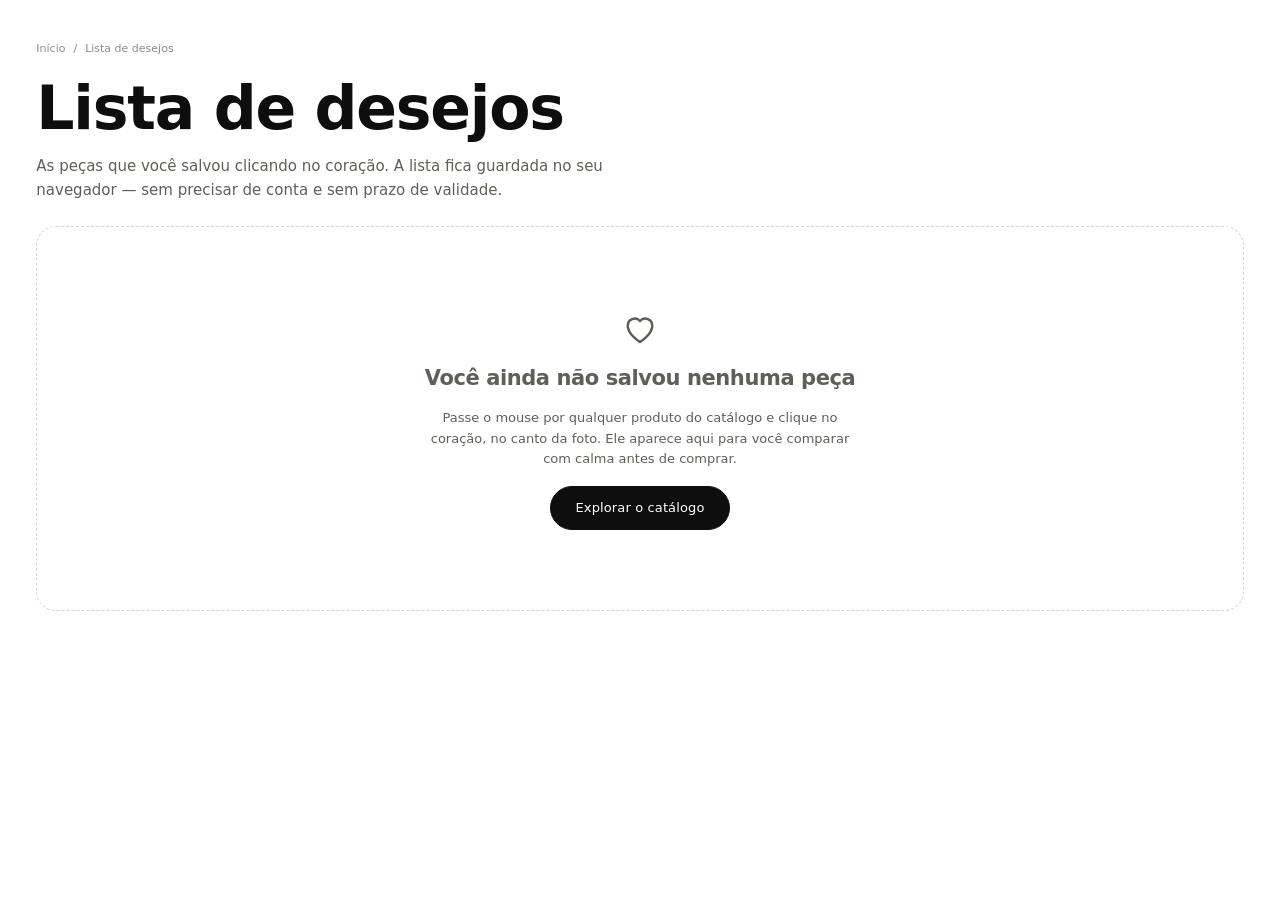
<file: web/favoritos.html>
<!DOCTYPE html>
<html lang="pt-BR">
<head>
  <meta charset="UTF-8">
  <meta name="viewport" content="width=device-width, initial-scale=1">
  <title>Lista de desejos — Droppz</title>
  <meta name="description" content="As peças que você salvou para comprar depois. A lista fica guardada no seu navegador.">
  <meta name="theme-color" content="#0e0e0e">
  <link rel="icon" href="assets/img/favicon.svg" type="image/svg+xml">

  <link rel="stylesheet" href="css/tokens.css">
  <link rel="stylesheet" href="css/base.css">
  <link rel="stylesheet" href="css/layout.css">
  <link rel="stylesheet" href="css/components.css">
</head>
<body>
  <a class="pular-para-conteudo" href="#conteudo-principal">Pular para o conteúdo principal</a>

  <!-- Casca do site: vem dos partials, expandidos pelo servidor.js.
       Nenhuma linha de cabeçalho, sacola ou rodapé escrita aqui. -->
  <!-- #include header -->
  <!-- #include sacola -->

  <main id="conteudo-principal">
    <div class="container pagina">
      <nav class="trilha" aria-label="Você está em">
        <a href="index.html">Início</a>
        <span aria-hidden="true">/</span>
        <span aria-current="page">Lista de desejos</span>
      </nav>

      <div class="titulo-pagina" style="margin-block: var(--esp-4) var(--esp-6)">
        <h1>Lista de desejos</h1>
        <p class="texto-suave">
          As peças que você salvou clicando no coração. A lista fica guardada no seu navegador —
          sem precisar de conta e sem prazo de validade.
        </p>
      </div>

      <p class="vitrine__resultado" id="favoritos-contagem" role="status" aria-live="polite"></p>

      <!-- O grid recebe os MESMOS cards da home (js/card-produto.js) -->
      <div class="grid-produtos" id="grid-favoritos"></div>

      <!-- Estado vazio: aparece quando não há nada salvo -->
      <div class="estado-vazio" id="favoritos-vazio" hidden>
        <svg viewBox="0 0 24 24" width="42" height="42" fill="none" stroke="currentColor"
             stroke-width="1.4" aria-hidden="true">
          <path d="M12 20s-7-4.4-7-9.2A4 4 0 0 1 12 8a4 4 0 0 1 7 2.8C19 15.6 12 20 12 20z"></path>
        </svg>
        <h2 style="font-size: var(--txt-lg)">Você ainda não salvou nenhuma peça</h2>
        <p class="texto-sm" style="max-width: 52ch">
          Passe o mouse por qualquer produto do catálogo e clique no coração, no canto da foto.
          Ele aparece aqui para você comparar com calma antes de comprar.
        </p>
        <a class="btn" href="index.html#vitrine">Explorar o catálogo</a>
      </div>
    </div>
  </main>

  <!-- #include rodape -->

  <div class="toast-regiao" id="toast-regiao" aria-live="polite" aria-atomic="true"></div>

  <!-- Sem filtros e sem banner: sem vitrine.js e sem carrossel.js -->
  <template id="tpl-card">
    <article class="card" data-produto-id="">
      <a class="card__midia" href="#" data-link-produto>
        <img class="card__imagem" src="" alt="" width="480" height="600" loading="lazy" decoding="async">
        <span class="card__badges"></span>
        <button class="card__favorito" type="button" aria-pressed="false"
                aria-label="Salvar na lista de desejos" data-acao="favoritar">
          <svg viewBox="0 0 24 24" aria-hidden="true">
            <path d="M12 20s-7-4.4-7-9.2A4 4 0 0 1 12 8a4 4 0 0 1 7 2.8C19 15.6 12 20 12 20z"></path>
          </svg>
        </button>
      </a>
      <div class="card__corpo">
        <p class="card__marca"></p>
        <h3 class="card__titulo"><a href="#" data-link-produto></a></h3>
        <ul class="card__atributos"></ul>
        <div class="card__variacoes">
          <div class="card__tamanhos" role="group" aria-label="Escolher tamanho"></div>
          <div class="card__cores" aria-hidden="true"></div>
        </div>
        <p class="card__preco">
          <span class="preco"></span>
          <span class="card__parcelas"></span>
        </p>
        <div class="card__acoes">
          <button class="btn btn--bloco" type="button" data-acao="adicionar">Adicionar à sacola</button>
        </div>
        <p class="card__entrega">
          <svg viewBox="0 0 24 24" fill="none" stroke="currentColor" stroke-width="1.7" aria-hidden="true">
            <path d="M12 21s7-5.6 7-11a7 7 0 1 0-14 0c0 5.4 7 11 7 11z"></path><circle cx="12" cy="10" r="2.4"></circle>
          </svg>
          <span></span>
        </p>
      </div>
    </article>
  </template>

  <template id="tpl-item-sacola">
    <li class="item-sacola" data-item-id="">
      <img class="item-sacola__imagem" src="" alt="" width="76" height="95" loading="lazy">
      <div class="item-sacola__info">
        <p class="item-sacola__titulo"></p>
        <p class="item-sacola__variacao"></p>
        <p class="item-sacola__vendedor"></p>
        <div class="item-sacola__rodape">
          <div class="controle-qtd">
            <button type="button" data-acao="diminuir" aria-label="Diminuir quantidade">−</button>
            <output aria-live="polite"></output>
            <button type="button" data-acao="aumentar" aria-label="Aumentar quantidade">+</button>
          </div>
          <span class="preco"></span>
        </div>
        <button class="item-sacola__remover" type="button" data-acao="remover">Remover</button>
      </div>
    </li>
  </template>

  <!-- Ordem: dependências antes de quem as usa -->
  <script src="js/config.js" defer></script>
  <script src="js/dados.js" defer></script>
  <script src="js/sacola.js" defer></script>
  <script src="js/favoritos.js" defer></script>
  <script src="js/frete.js" defer></script>
  <script src="js/card-produto.js" defer></script>
  <script src="js/favoritos-pagina.js" defer></script>
  <script src="js/app.js" defer></script>
</body>
</html>
</file>
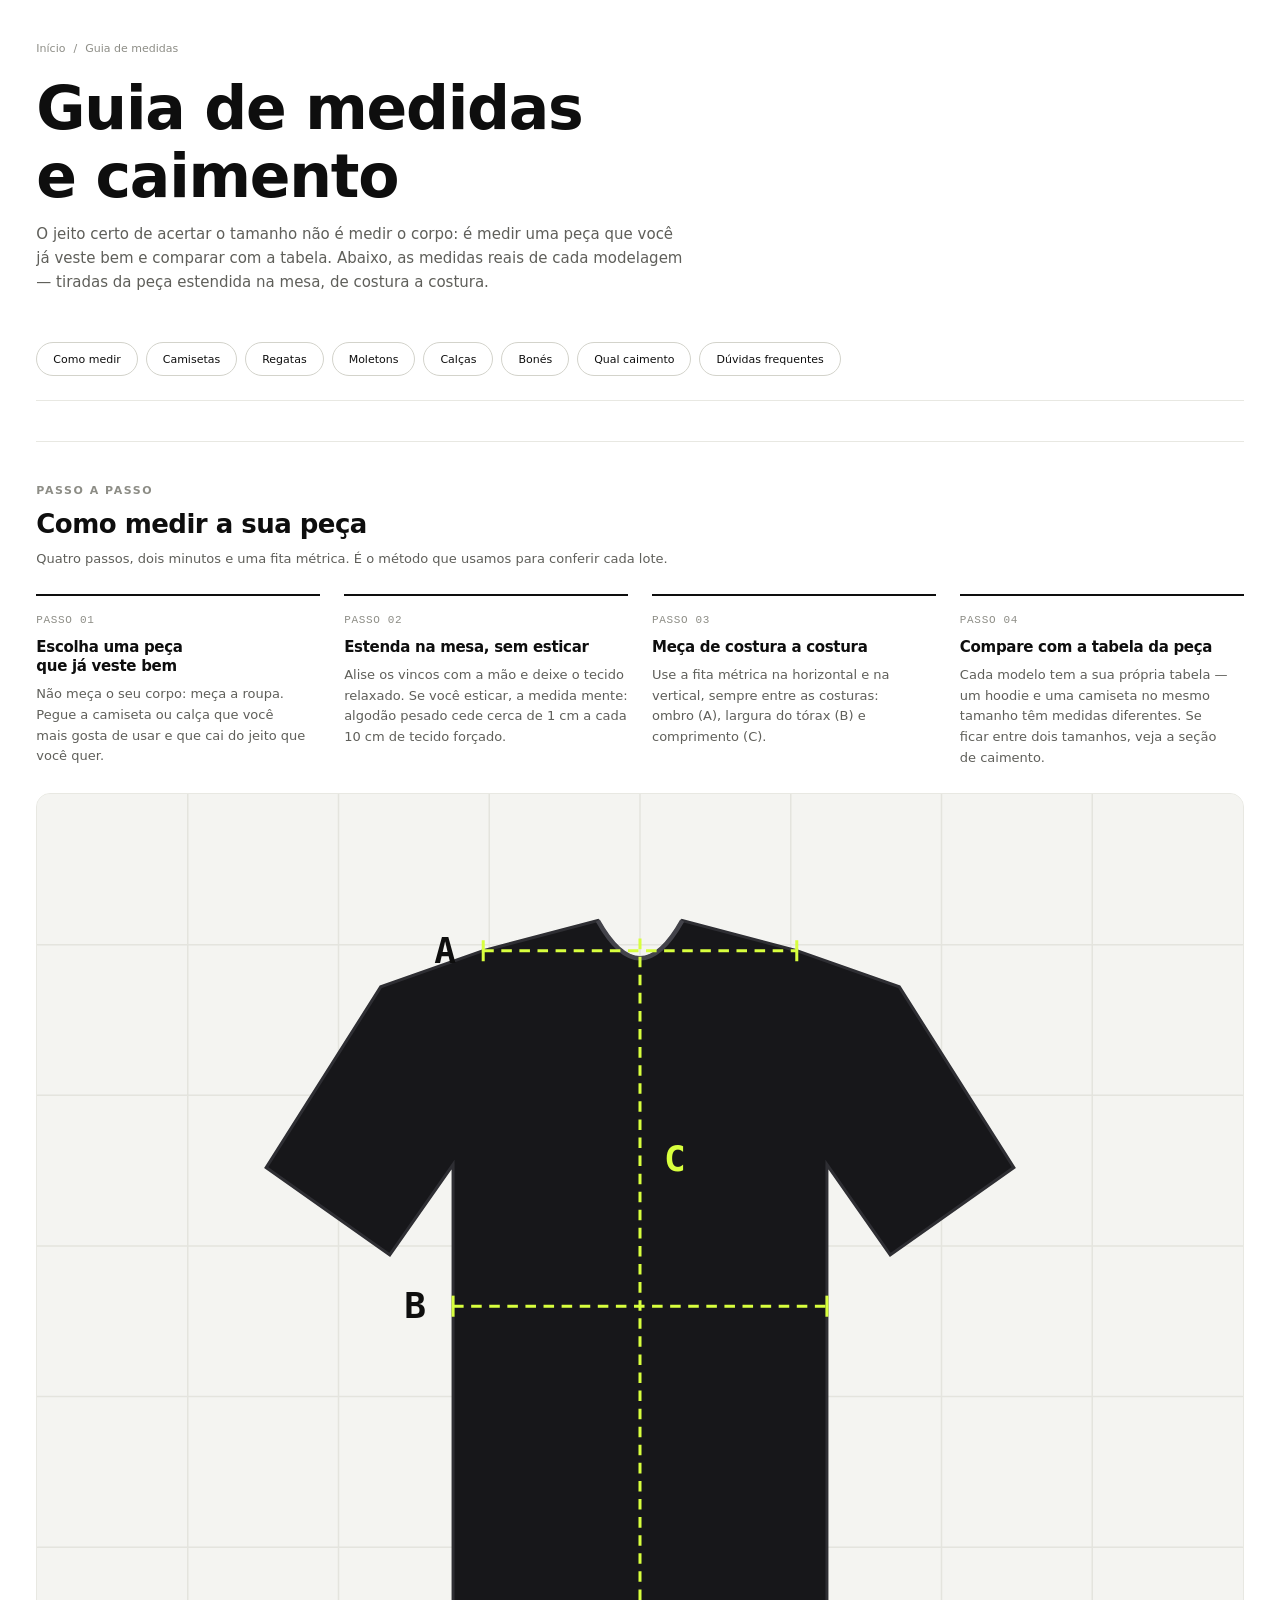
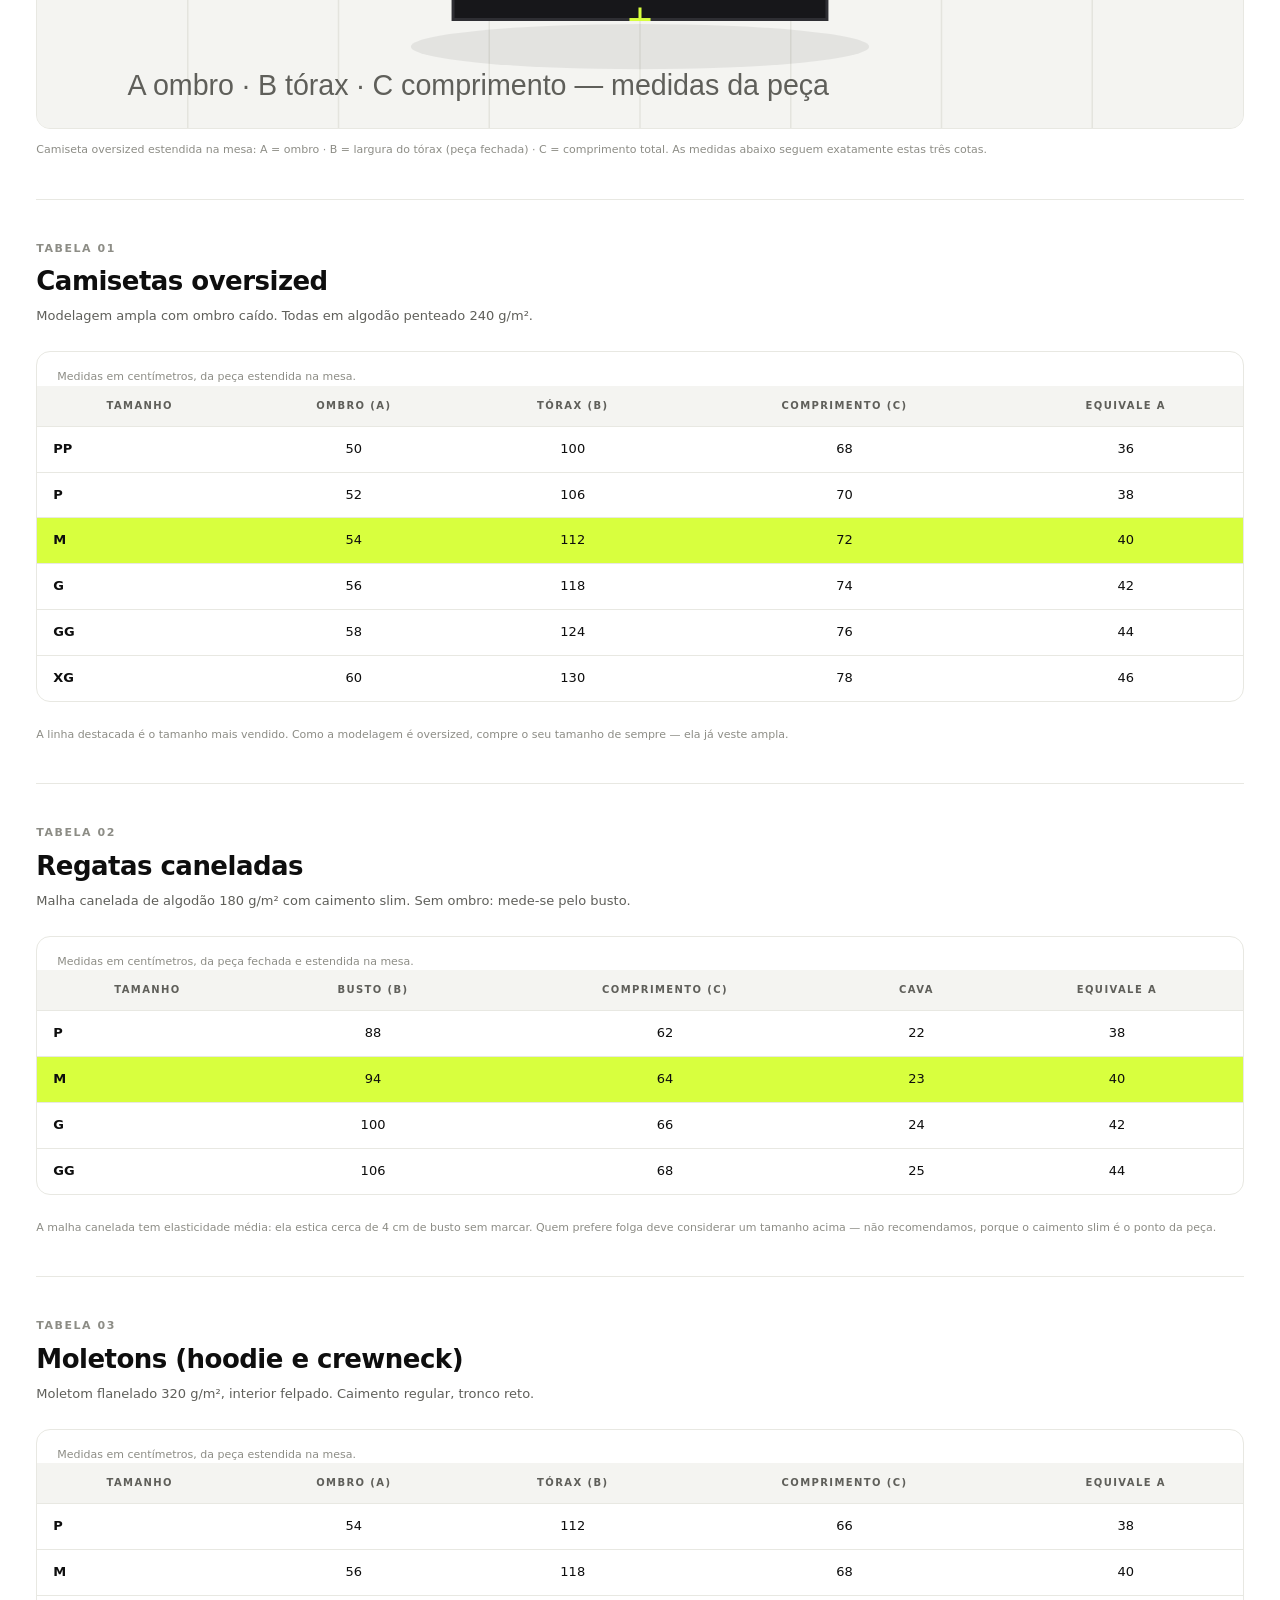
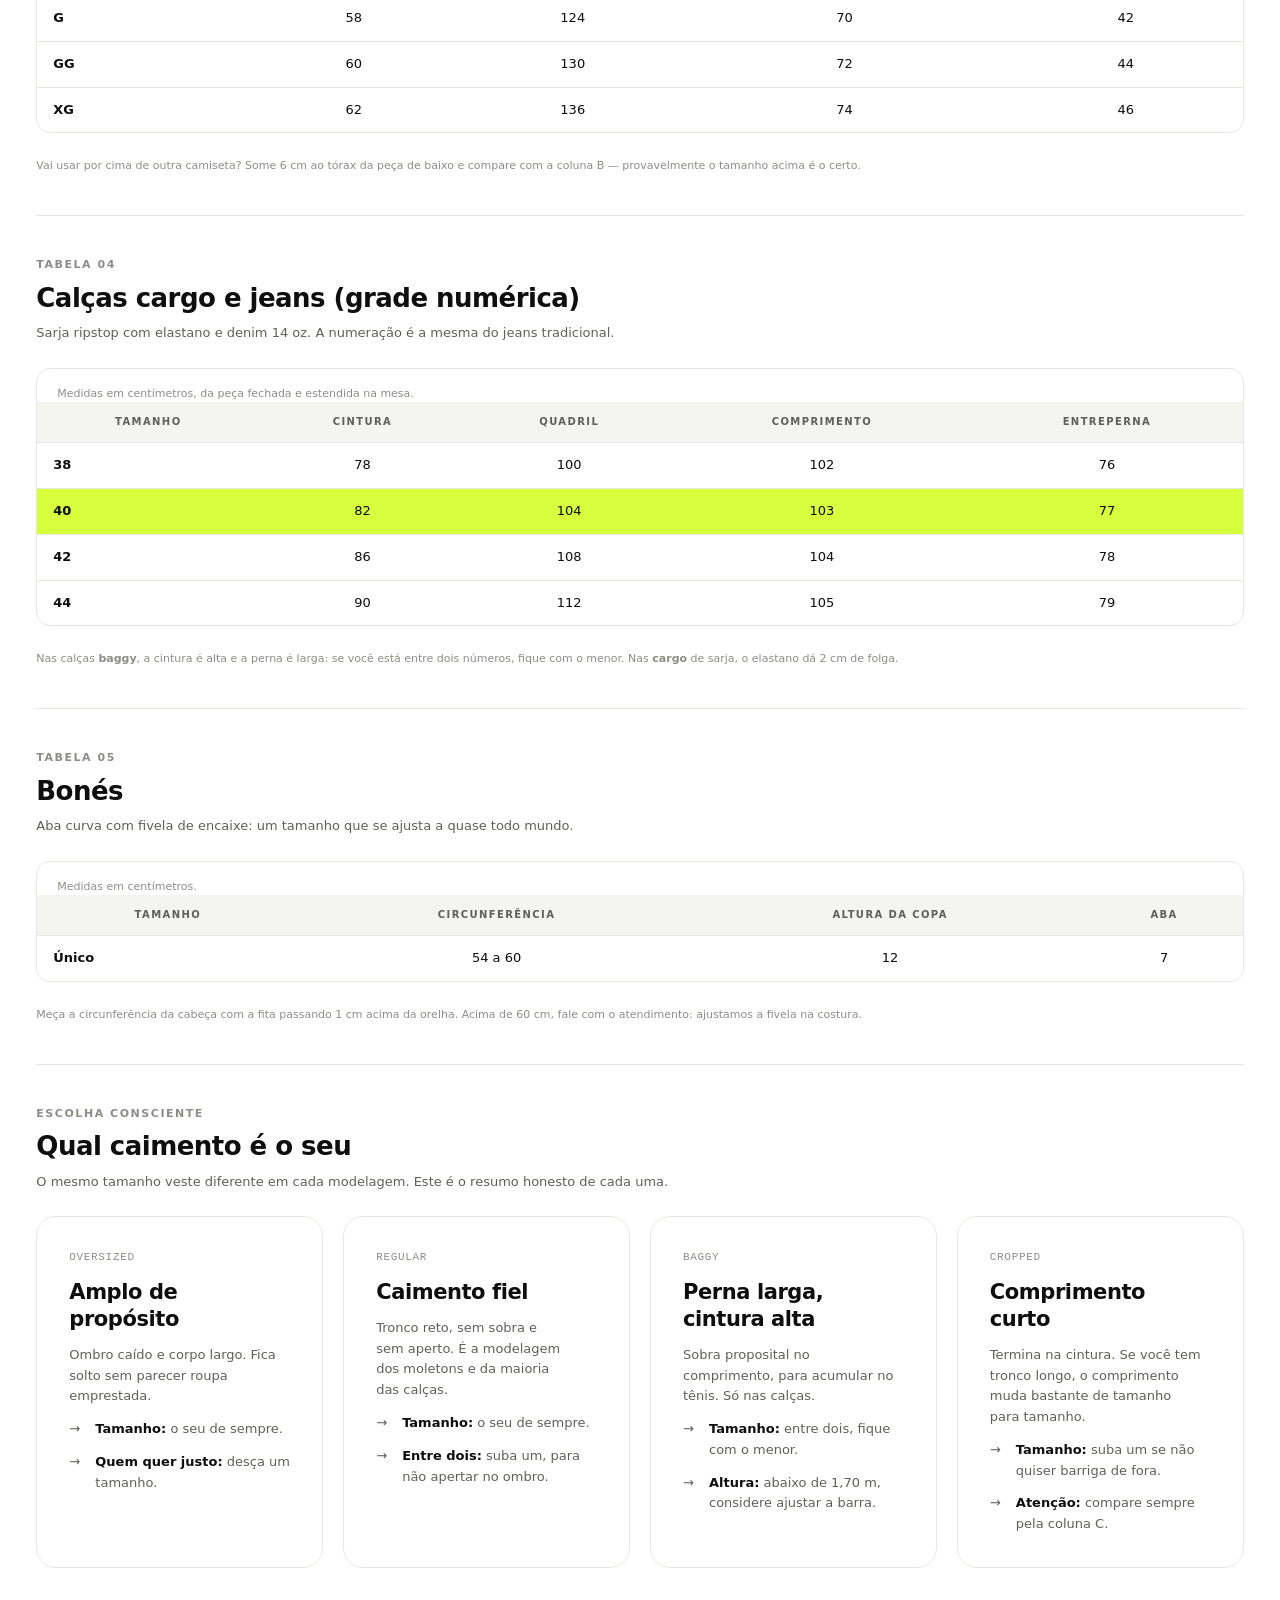
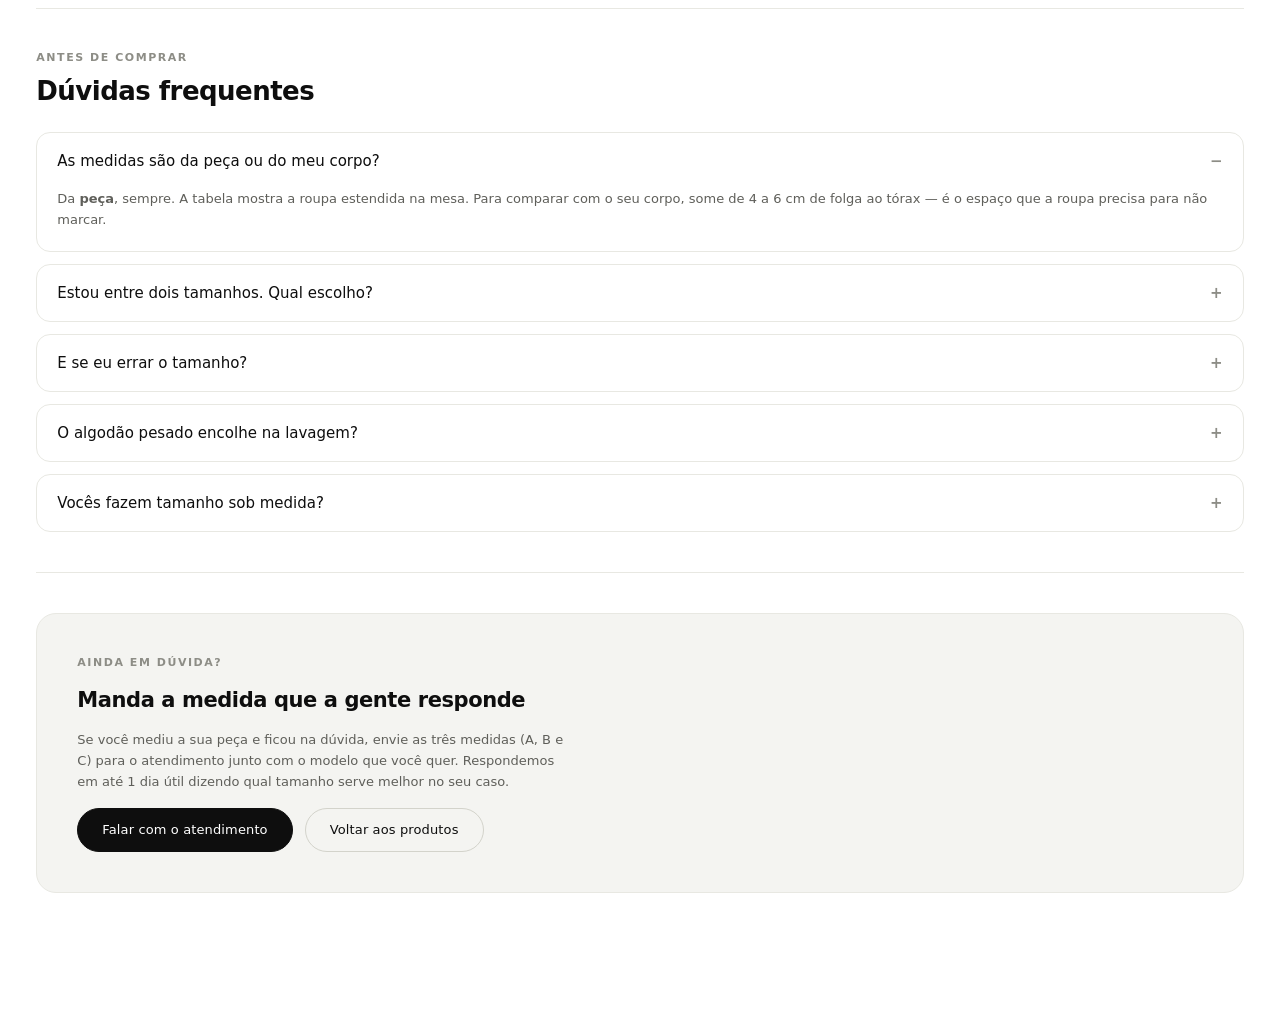
<file: web/guia-de-medidas.html>
<!DOCTYPE html>
<html lang="pt-BR">
<head>
  <meta charset="UTF-8">
  <meta name="viewport" content="width=device-width, initial-scale=1">
  <title>Guia de Medidas e Caimento — Droppz</title>
  <meta name="description" content="Aprenda a medir sua peça e escolha o tamanho certo: tabela de medidas de camisetas oversized, moletons, calças cargo e bonés, com dicas de caimento.">
  <meta name="theme-color" content="#0e0e0e">
  <link rel="icon" href="assets/img/favicon.svg" type="image/svg+xml">

  <link rel="stylesheet" href="css/tokens.css">
  <link rel="stylesheet" href="css/base.css">
  <link rel="stylesheet" href="css/layout.css">
  <link rel="stylesheet" href="css/components.css">
</head>
<body>
  <a class="pular-para-conteudo" href="#conteudo-principal">Pular para o conteúdo principal</a>

  <!-- =====================================================================
       HEADER GLOBAL PERSISTENTE (mesma estrutura do index.html)
       ===================================================================== -->
   <!-- #include header -->

  <!-- #include sacola -->

  <main id="conteudo-principal">
    <div class="container pagina">
      <nav class="trilha" aria-label="Você está em">
        <a href="index.html">Início</a>
        <span aria-hidden="true">/</span>
        <span aria-current="page">Guia de medidas</span>
      </nav>

      <div class="titulo-pagina" style="margin-block: var(--esp-4) var(--esp-6)">
        <h1>Guia de medidas e caimento</h1>
        <p class="texto-suave">
          O jeito certo de acertar o tamanho não é medir o corpo: é medir uma peça que você já
          veste bem e comparar com a tabela. Abaixo, as medidas reais de cada modelagem —
          tiradas da peça estendida na mesa, de costura a costura.
        </p>
      </div>

      <!-- Navegação por âncora: cada link aponta para o id de uma seção abaixo -->
      <nav class="nav-ancoras" aria-label="Atalhos deste guia">
        <a class="chip" href="#como-medir">Como medir</a>
        <a class="chip" href="#camisetas">Camisetas</a>
        <a class="chip" href="#regatas">Regatas</a>
        <a class="chip" href="#moletons">Moletons</a>
        <a class="chip" href="#calcas">Calças</a>
        <a class="chip" href="#bones">Bonés</a>
        <a class="chip" href="#caimento">Qual caimento</a>
        <a class="chip" href="#duvidas">Dúvidas frequentes</a>
      </nav>

      <!-- ================= COMO MEDIR ================= -->
      <section class="bloco-editorial ancora" id="como-medir" aria-labelledby="titulo-como-medir">
        <div class="bloco-editorial__cabecalho">
          <span class="etiqueta">Passo a passo</span>
          <h2 id="titulo-como-medir">Como medir a sua peça</h2>
          <p>Quatro passos, dois minutos e uma fita métrica. É o método que usamos para conferir cada lote.</p>
        </div>

        <ol class="passos">
          <li class="passo">
            <span class="passo__numero">PASSO 01</span>
            <h3 class="passo__titulo">Escolha uma peça que já veste bem</h3>
            <p class="passo__texto">
              Não meça o seu corpo: meça a roupa. Pegue a camiseta ou calça que você mais gosta
              de usar e que cai do jeito que você quer.
            </p>
          </li>
          <li class="passo">
            <span class="passo__numero">PASSO 02</span>
            <h3 class="passo__titulo">Estenda na mesa, sem esticar</h3>
            <p class="passo__texto">
              Alise os vincos com a mão e deixe o tecido relaxado. Se você esticar, a medida mente:
              algodão pesado cede cerca de 1 cm a cada 10 cm de tecido forçado.
            </p>
          </li>
          <li class="passo">
            <span class="passo__numero">PASSO 03</span>
            <h3 class="passo__titulo">Meça de costura a costura</h3>
            <p class="passo__texto">
              Use a fita métrica na horizontal e na vertical, sempre entre as costuras:
              ombro (A), largura do tórax (B) e comprimento (C).
            </p>
          </li>
          <li class="passo">
            <span class="passo__numero">PASSO 04</span>
            <h3 class="passo__titulo">Compare com a tabela da peça</h3>
            <p class="passo__texto">
              Cada modelo tem a sua própria tabela — um hoodie e uma camiseta no mesmo tamanho
              têm medidas diferentes. Se ficar entre dois tamanhos, veja a seção de caimento.
            </p>
          </li>
        </ol>

        <figure class="figura">
          <img src="assets/img/medidas-camiseta.svg"
               alt="Desenho técnico de uma camiseta estendida mostrando onde medir: A no ombro, B na largura do tórax e C no comprimento"
               width="800" height="620" loading="lazy" decoding="async">
          <figcaption>
            Camiseta oversized estendida na mesa: A = ombro · B = largura do tórax (peça fechada) ·
            C = comprimento total. As medidas abaixo seguem exatamente estas três cotas.
          </figcaption>
        </figure>
      </section>

      <!-- ================= CAMISETAS ================= -->
      <section class="bloco-editorial ancora" id="camisetas" aria-labelledby="titulo-camisetas">
        <div class="bloco-editorial__cabecalho">
          <span class="etiqueta">Tabela 01</span>
          <h2 id="titulo-camisetas">Camisetas oversized</h2>
          <p>Modelagem ampla com ombro caído. Todas em algodão penteado 240 g/m².</p>
        </div>

        <div class="tabela-rolagem" role="region" tabindex="0"
             aria-label="Tabela de medidas das camisetas oversized (arraste ou use as setas para ver todas as colunas)">
          <table class="tabela-medidas">
            <caption>Medidas em centímetros, da peça estendida na mesa.</caption>
            <thead>
              <tr>
                <th scope="col">Tamanho</th>
                <th scope="col">Ombro (A)</th>
                <th scope="col">Tórax (B)</th>
                <th scope="col">Comprimento (C)</th>
                <th scope="col">Equivale a</th>
              </tr>
            </thead>
            <tbody>
              <tr>
                <th scope="row">PP</th>
                <td>50</td><td>100</td><td>68</td><td>36</td>
              </tr>
              <tr>
                <th scope="row">P</th>
                <td>52</td><td>106</td><td>70</td><td>38</td>
              </tr>
              <tr class="linha-destaque">
                <th scope="row">M</th>
                <td>54</td><td>112</td><td>72</td><td>40</td>
              </tr>
              <tr>
                <th scope="row">G</th>
                <td>56</td><td>118</td><td>74</td><td>42</td>
              </tr>
              <tr>
                <th scope="row">GG</th>
                <td>58</td><td>124</td><td>76</td><td>44</td>
              </tr>
              <tr>
                <th scope="row">XG</th>
                <td>60</td><td>130</td><td>78</td><td>46</td>
              </tr>
            </tbody>
          </table>
        </div>
        <p class="filtro__nota">
          A linha destacada é o tamanho mais vendido. Como a modelagem é oversized, compre o seu
          tamanho de sempre — ela já veste ampla.
        </p>
      </section>

      <!-- ================= REGATAS ================= -->
      <section class="bloco-editorial ancora" id="regatas" aria-labelledby="titulo-regatas">
        <div class="bloco-editorial__cabecalho">
          <span class="etiqueta">Tabela 02</span>
          <h2 id="titulo-regatas">Regatas caneladas</h2>
          <p>Malha canelada de algodão 180 g/m² com caimento slim. Sem ombro: mede-se pelo busto.</p>
        </div>

        <div class="tabela-rolagem" role="region" tabindex="0"
             aria-label="Tabela de medidas das regatas caneladas (arraste ou use as setas para ver todas as colunas)">
          <table class="tabela-medidas">
            <caption>Medidas em centímetros, da peça fechada e estendida na mesa.</caption>
            <thead>
              <tr>
                <th scope="col">Tamanho</th>
                <th scope="col">Busto (B)</th>
                <th scope="col">Comprimento (C)</th>
                <th scope="col">Cava</th>
                <th scope="col">Equivale a</th>
              </tr>
            </thead>
            <tbody>
              <tr>
                <th scope="row">P</th>
                <td>88</td><td>62</td><td>22</td><td>38</td>
              </tr>
              <tr class="linha-destaque">
                <th scope="row">M</th>
                <td>94</td><td>64</td><td>23</td><td>40</td>
              </tr>
              <tr>
                <th scope="row">G</th>
                <td>100</td><td>66</td><td>24</td><td>42</td>
              </tr>
              <tr>
                <th scope="row">GG</th>
                <td>106</td><td>68</td><td>25</td><td>44</td>
              </tr>
            </tbody>
          </table>
        </div>
        <p class="filtro__nota">
          A malha canelada tem elasticidade média: ela estica cerca de 4 cm de busto sem marcar.
          Quem prefere folga deve considerar um tamanho acima — não recomendamos, porque o
          caimento slim é o ponto da peça.
        </p>
      </section>

      <!-- ================= MOLETONS ================= -->
      <section class="bloco-editorial ancora" id="moletons" aria-labelledby="titulo-moletons">
        <div class="bloco-editorial__cabecalho">
          <span class="etiqueta">Tabela 03</span>
          <h2 id="titulo-moletons">Moletons (hoodie e crewneck)</h2>
          <p>Moletom flanelado 320 g/m², interior felpado. Caimento regular, tronco reto.</p>
        </div>

        <div class="tabela-rolagem" role="region" tabindex="0"
             aria-label="Tabela de medidas dos moletons (arraste ou use as setas para ver todas as colunas)">
          <table class="tabela-medidas">
            <caption>Medidas em centímetros, da peça estendida na mesa.</caption>
            <thead>
              <tr>
                <th scope="col">Tamanho</th>
                <th scope="col">Ombro (A)</th>
                <th scope="col">Tórax (B)</th>
                <th scope="col">Comprimento (C)</th>
                <th scope="col">Equivale a</th>
              </tr>
            </thead>
            <tbody>
              <tr>
                <th scope="row">P</th>
                <td>54</td><td>112</td><td>66</td><td>38</td>
              </tr>
              <tr>
                <th scope="row">M</th>
                <td>56</td><td>118</td><td>68</td><td>40</td>
              </tr>
              <tr>
                <th scope="row">G</th>
                <td>58</td><td>124</td><td>70</td><td>42</td>
              </tr>
              <tr>
                <th scope="row">GG</th>
                <td>60</td><td>130</td><td>72</td><td>44</td>
              </tr>
              <tr>
                <th scope="row">XG</th>
                <td>62</td><td>136</td><td>74</td><td>46</td>
              </tr>
            </tbody>
          </table>
        </div>
        <p class="filtro__nota">
          Vai usar por cima de outra camiseta? Some 6 cm ao tórax da peça de baixo e compare com
          a coluna B — provavelmente o tamanho acima é o certo.
        </p>
      </section>

      <!-- ================= CALÇAS ================= -->
      <section class="bloco-editorial ancora" id="calcas" aria-labelledby="titulo-calcas">
        <div class="bloco-editorial__cabecalho">
          <span class="etiqueta">Tabela 04</span>
          <h2 id="titulo-calcas">Calças cargo e jeans (grade numérica)</h2>
          <p>Sarja ripstop com elastano e denim 14 oz. A numeração é a mesma do jeans tradicional.</p>
        </div>

        <div class="tabela-rolagem" role="region" tabindex="0"
             aria-label="Tabela de medidas das calças cargo e jeans (arraste ou use as setas para ver todas as colunas)">
          <table class="tabela-medidas">
            <caption>Medidas em centímetros, da peça fechada e estendida na mesa.</caption>
            <thead>
              <tr>
                <th scope="col">Tamanho</th>
                <th scope="col">Cintura</th>
                <th scope="col">Quadril</th>
                <th scope="col">Comprimento</th>
                <th scope="col">Entreperna</th>
              </tr>
            </thead>
            <tbody>
              <tr>
                <th scope="row">38</th>
                <td>78</td><td>100</td><td>102</td><td>76</td>
              </tr>
              <tr class="linha-destaque">
                <th scope="row">40</th>
                <td>82</td><td>104</td><td>103</td><td>77</td>
              </tr>
              <tr>
                <th scope="row">42</th>
                <td>86</td><td>108</td><td>104</td><td>78</td>
              </tr>
              <tr>
                <th scope="row">44</th>
                <td>90</td><td>112</td><td>105</td><td>79</td>
              </tr>
            </tbody>
          </table>
        </div>
        <p class="filtro__nota">
          Nas calças <strong>baggy</strong>, a cintura é alta e a perna é larga: se você está entre
          dois números, fique com o menor. Nas <strong>cargo</strong> de sarja, o elastano dá
          2 cm de folga.
        </p>
      </section>

      <!-- ================= BONÉS ================= -->
      <section class="bloco-editorial ancora" id="bones" aria-labelledby="titulo-bones">
        <div class="bloco-editorial__cabecalho">
          <span class="etiqueta">Tabela 05</span>
          <h2 id="titulo-bones">Bonés</h2>
          <p>Aba curva com fivela de encaixe: um tamanho que se ajusta a quase todo mundo.</p>
        </div>

        <div class="tabela-rolagem" role="region" tabindex="0"
             aria-label="Tabela de medidas dos bonés">
          <table class="tabela-medidas">
            <caption>Medidas em centímetros.</caption>
            <thead>
              <tr>
                <th scope="col">Tamanho</th>
                <th scope="col">Circunferência</th>
                <th scope="col">Altura da copa</th>
                <th scope="col">Aba</th>
              </tr>
            </thead>
            <tbody>
              <tr>
                <th scope="row">Único</th>
                <td>54 a 60</td><td>12</td><td>7</td>
              </tr>
            </tbody>
          </table>
        </div>
        <p class="filtro__nota">
          Meça a circunferência da cabeça com a fita passando 1 cm acima da orelha. Acima de 60 cm,
          fale com o atendimento: ajustamos a fivela na costura.
        </p>
      </section>

      <!-- ================= CAIMENTO ================= -->
      <section class="bloco-editorial ancora" id="caimento" aria-labelledby="titulo-caimento">
        <div class="bloco-editorial__cabecalho">
          <span class="etiqueta">Escolha consciente</span>
          <h2 id="titulo-caimento">Qual caimento é o seu</h2>
          <p>O mesmo tamanho veste diferente em cada modelagem. Este é o resumo honesto de cada uma.</p>
        </div>

        <div class="pilares">
          <article class="pilar">
            <span class="pilar__numero">OVERSIZED</span>
            <h3 class="pilar__titulo">Amplo de propósito</h3>
            <p class="pilar__texto">
              Ombro caído e corpo largo. Fica solto sem parecer roupa emprestada.
            </p>
            <ul>
              <li><span aria-hidden="true">→</span><span><strong>Tamanho:</strong> o seu de sempre.</span></li>
              <li><span aria-hidden="true">→</span><span><strong>Quem quer justo:</strong> desça um tamanho.</span></li>
            </ul>
          </article>

          <article class="pilar">
            <span class="pilar__numero">REGULAR</span>
            <h3 class="pilar__titulo">Caimento fiel</h3>
            <p class="pilar__texto">
              Tronco reto, sem sobra e sem aperto. É a modelagem dos moletons e da maioria das calças.
            </p>
            <ul>
              <li><span aria-hidden="true">→</span><span><strong>Tamanho:</strong> o seu de sempre.</span></li>
              <li><span aria-hidden="true">→</span><span><strong>Entre dois:</strong> suba um, para não apertar no ombro.</span></li>
            </ul>
          </article>

          <article class="pilar">
            <span class="pilar__numero">BAGGY</span>
            <h3 class="pilar__titulo">Perna larga, cintura alta</h3>
            <p class="pilar__texto">
              Sobra proposital no comprimento, para acumular no tênis. Só nas calças.
            </p>
            <ul>
              <li><span aria-hidden="true">→</span><span><strong>Tamanho:</strong> entre dois, fique com o menor.</span></li>
              <li><span aria-hidden="true">→</span><span><strong>Altura:</strong> abaixo de 1,70 m, considere ajustar a barra.</span></li>
            </ul>
          </article>

          <article class="pilar">
            <span class="pilar__numero">CROPPED</span>
            <h3 class="pilar__titulo">Comprimento curto</h3>
            <p class="pilar__texto">
              Termina na cintura. Se você tem tronco longo, o comprimento muda bastante de tamanho para tamanho.
            </p>
            <ul>
              <li><span aria-hidden="true">→</span><span><strong>Tamanho:</strong> suba um se não quiser barriga de fora.</span></li>
              <li><span aria-hidden="true">→</span><span><strong>Atenção:</strong> compare sempre pela coluna C.</span></li>
            </ul>
          </article>
        </div>
      </section>

      <!-- ================= DÚVIDAS ================= -->
      <section class="bloco-editorial ancora" id="duvidas" aria-labelledby="titulo-duvidas">
        <div class="bloco-editorial__cabecalho">
          <span class="etiqueta">Antes de comprar</span>
          <h2 id="titulo-duvidas">Dúvidas frequentes</h2>
        </div>

        <div class="faq">
          <details open>
            <summary>As medidas são da peça ou do meu corpo?</summary>
            <div class="faq__resposta">
              Da <strong>peça</strong>, sempre. A tabela mostra a roupa estendida na mesa. Para
              comparar com o seu corpo, some de 4 a 6 cm de folga ao tórax — é o espaço que a roupa
              precisa para não marcar.
            </div>
          </details>

          <details>
            <summary>Estou entre dois tamanhos. Qual escolho?</summary>
            <div class="faq__resposta">
              Depende da modelagem: em <strong>oversized</strong> e <strong>moletons</strong>, fique
              com o maior (você sempre pode usar solto). Em <strong>regular</strong>,
              <strong>slim</strong> e nas calças <strong>baggy</strong>, fique com o menor, porque
              o tecido cede com o uso.
            </div>
          </details>

          <details>
            <summary>E se eu errar o tamanho?</summary>
            <div class="faq__resposta">
              Você tem <strong>30 dias</strong> para trocar. A primeira troca de tamanho sai por
              nossa conta: mandamos a etiqueta de postagem e você só leva o pacote na agência.
              A peça precisa estar sem uso, com a etiqueta presa.
            </div>
          </details>

          <details>
            <summary>O algodão pesado encolhe na lavagem?</summary>
            <div class="faq__resposta">
              Nosso algodão penteado é pré-encolhido: a variação fica dentro de 2%. Mesmo assim,
              lave do avesso em água fria e evite secadora — é o calor que deforma a malha.
            </div>
          </details>

          <details>
            <summary>Vocês fazem tamanho sob medida?</summary>
            <div class="faq__resposta">
              Fazemos para pedidos de <strong>atacado</strong> a partir de 30 peças por modelo.
              Escreva para o atendimento com as medidas que você precisa.
            </div>
          </details>
        </div>
      </section>

      <!-- ================= CHAMADA FINAL ================= -->
      <section class="bloco-editorial" aria-labelledby="titulo-ajuda">
        <div class="chamada">
          <span class="etiqueta">Ainda em dúvida?</span>
          <h2 id="titulo-ajuda">Manda a medida que a gente responde</h2>
          <p>
            Se você mediu a sua peça e ficou na dúvida, envie as três medidas (A, B e C) para o
            atendimento junto com o modelo que você quer. Respondemos em até 1 dia útil dizendo
            qual tamanho serve melhor no seu caso.
          </p>
          <div style="display:flex;flex-wrap:wrap;gap:var(--esp-3)">
            <a class="btn" href="mailto:contato@droppz.com.br?subject=D%C3%BAvida%20de%20tamanho">Falar com o atendimento</a>
            <a class="btn btn--contorno" href="index.html#vitrine">Voltar aos produtos</a>
          </div>
        </div>
      </section>
    </div>
  </main>

  <!-- =====================================================================
       FOOTER (mesma estrutura do index.html)
       ===================================================================== -->
  <!-- #include rodape -->

  <div class="toast-regiao" id="toast-regiao" aria-live="polite" aria-atomic="true"></div>

  <!-- Este template é usado pela sacola do header (js/app.js) -->
  <template id="tpl-item-sacola">
    <li class="item-sacola" data-item-id="">
      <img class="item-sacola__imagem" src="" alt="" width="76" height="95" loading="lazy">
      <div class="item-sacola__info">
        <p class="item-sacola__titulo"></p>
        <p class="item-sacola__variacao"></p>
        <p class="item-sacola__vendedor"></p>
        <div class="item-sacola__rodape">
          <div class="controle-qtd">
            <button type="button" data-acao="diminuir" aria-label="Diminuir quantidade">−</button>
            <output aria-live="polite"></output>
            <button type="button" data-acao="aumentar" aria-label="Aumentar quantidade">+</button>
          </div>
          <span class="preco"></span>
        </div>
        <button class="item-sacola__remover" type="button" data-acao="remover">Remover</button>
      </div>
    </li>
  </template>

  <!-- Esta página NÃO carrega dados.js, vitrine.js nem carrossel.js:
       ela não mostra produtos, não tem filtro e não tem banner. -->
  <script src="js/config.js" defer></script>
  <script src="js/sacola.js" defer></script>
  <script src="js/frete.js" defer></script>
  <script src="js/app.js" defer></script>
</body>
</html>
</file>
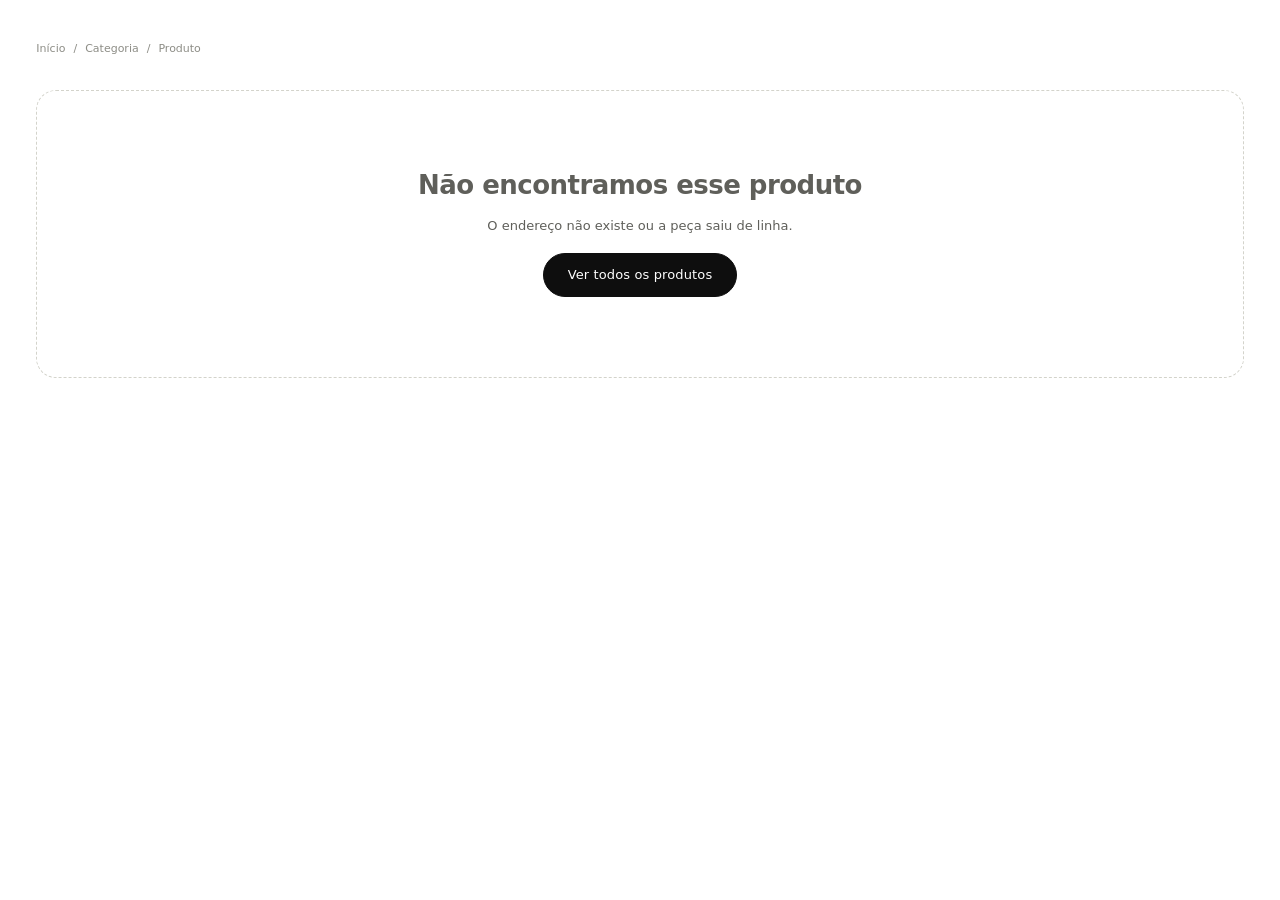
<file: web/produto.html>
<!DOCTYPE html>
<html lang="pt-BR">
<head>
  <meta charset="UTF-8">
  <meta name="viewport" content="width=device-width, initial-scale=1">
  <title>Produto — Droppz</title>
  <meta name="description" content="Detalhes, ficha técnica, tabela de medidas e cálculo de frete do produto.">
  <meta name="theme-color" content="#0e0e0e">
  <link rel="icon" href="assets/img/favicon.svg" type="image/svg+xml">

  <link rel="stylesheet" href="css/tokens.css">
  <link rel="stylesheet" href="css/base.css">
  <link rel="stylesheet" href="css/layout.css">
  <link rel="stylesheet" href="css/components.css">
</head>
<body>
  <a class="pular-para-conteudo" href="#conteudo-principal">Pular para o conteúdo principal</a>

  <!-- =====================================================================
       HEADER GLOBAL PERSISTENTE (mesma estrutura das outras páginas)
       ===================================================================== -->
  <!-- #include header -->

 <!-- #include sacola -->

  <main id="conteudo-principal">
    <div class="container pagina">
      <nav class="trilha" aria-label="Você está em">
        <a href="index.html">Início</a>
        <span aria-hidden="true">/</span>
        <a id="pdp-trilha-categoria" href="index.html#vitrine">Categoria</a>
        <span aria-hidden="true">/</span>
        <span aria-current="page">Produto</span>
      </nav>

      <!-- Mostrado apenas quando o ?slug= da URL não existe -->
      <section class="estado-vazio" id="pdp-indisponivel" hidden
               style="margin-top: var(--esp-7)">
        <h1 style="font-size: var(--txt-xl)">Não encontramos esse produto</h1>
        <p class="texto-sm">
          O endereço <code id="pdp-indisponivel-slug"></code> não existe ou a peça saiu de linha.
        </p>
        <a class="btn" href="index.html#vitrine">Ver todos os produtos</a>
      </section>

      <!-- =====================================================================
           PDP: galeria (esquerda) + informação (direita)
           ===================================================================== -->
      <article class="pdp" id="pdp">
        <div class="pdp__galeria">
          <figure class="pdp__foto">
            <img id="pdp-foto" src="assets/img/p-01.svg" alt="" width="800" height="1000"
                 fetchpriority="high" decoding="async">
            <span class="pdp__badges" id="pdp-badges"></span>
            <button class="pdp__favorito" type="button" id="pdp-favorito"
                    aria-pressed="false" aria-label="Salvar na lista de desejos">
              <svg viewBox="0 0 24 24" aria-hidden="true">
                <path d="M12 20s-7-4.4-7-9.2A4 4 0 0 1 12 8a4 4 0 0 1 7 2.8C19 15.6 12 20 12 20z"></path>
              </svg>
            </button>
          </figure>
          <div class="pdp__miniaturas" id="pdp-miniaturas" role="group"
               aria-label="Fotos do produto"></div>
        </div>

        <div class="pdp__info">
          <p class="pdp__colecao" id="pdp-colecao"></p>
          <h1 class="pdp__titulo" id="pdp-titulo"></h1>
          <p class="pdp__avaliacao" id="pdp-avaliacao"></p>

          <div class="pdp__preco">
            <span class="badge badge--alerta" id="pdp-desconto" hidden></span>
            <span class="pdp__preco-antigo" id="pdp-preco-antigo" hidden></span>
            <span class="preco pdp__preco-valor" id="pdp-preco"></span>
            <span class="texto-sm texto-suave" id="pdp-parcelas"></span>
            <span class="pdp__pix" id="pdp-pix"></span>
          </div>

          <div class="pdp__opcoes">
            <div class="pdp__opcoes-cabecalho">
              <span class="campo__rotulo">Cor: <strong id="pdp-cor-atual"></strong></span>
            </div>
            <div class="opcoes-grade" id="pdp-cores" role="group" aria-label="Escolher cor"></div>
          </div>

          <div class="pdp__opcoes">
            <div class="pdp__opcoes-cabecalho">
              <span class="campo__rotulo">Tamanho: <strong id="pdp-tamanho-atual"></strong></span>
              <a class="pdp__guia" id="pdp-guia" href="guia-de-medidas.html">Ver guia de medidas</a>
            </div>
            <div class="opcoes-grade" id="pdp-tamanhos" role="group" aria-label="Escolher tamanho"></div>
            <p class="pdp__estoque" id="pdp-estoque" role="status" aria-live="polite"></p>
          </div>

          <div class="pdp__frete">
            <label class="campo__rotulo" for="pdp-cep">Calcular frete e prazo</label>
            <div class="pdp__frete-linha">
              <input class="campo__entrada" id="pdp-cep" name="cep" inputmode="numeric"
                     maxlength="9" placeholder="Seu CEP" autocomplete="postal-code">
              <button class="btn btn--contorno" type="button" id="pdp-calcular-frete">Calcular</button>
            </div>
            <p class="pdp__frete-resultado" id="pdp-frete-resultado" role="status" aria-live="polite"></p>
          </div>

          <div class="pdp__compra">
            <button class="btn btn--bloco" type="button" id="pdp-adicionar">Adicionar à sacola</button>
            <button class="btn btn--contorno btn--bloco" type="button" id="pdp-comprar">Comprar agora</button>
          </div>

          <ul class="pdp__selos">
            <li>
              <svg viewBox="0 0 24 24" fill="none" stroke="currentColor" stroke-width="1.7" aria-hidden="true">
                <path d="M3 7h11v9H3zM14 10h4l3 3v3h-7z"></path><circle cx="7" cy="18" r="1.6"></circle>
                <circle cx="17.5" cy="18" r="1.6"></circle>
              </svg>
              <span>Postado em até 24h úteis · frete grátis acima de R$ 349</span>
            </li>
            <li>
              <svg viewBox="0 0 24 24" fill="none" stroke="currentColor" stroke-width="1.7" aria-hidden="true">
                <path d="M12 3v3M12 18v3M3 12h3M18 12h3"></path><circle cx="12" cy="12" r="3.2"></circle>
              </svg>
              <span>Troca de tamanho em 30 dias, a primeira por nossa conta</span>
            </li>
            <li>
              <svg viewBox="0 0 24 24" fill="none" stroke="currentColor" stroke-width="1.7" aria-hidden="true">
                <rect x="3" y="6" width="18" height="12" rx="2"></rect><path d="M3 10h18"></path>
              </svg>
              <span>Pix com 5% de desconto ou cartão em até 12x</span>
            </li>
          </ul>
        </div>
      </article>

      <!-- =====================================================================
           Descrição e ficha técnica
           ===================================================================== -->
      <section class="bloco-editorial" id="pdp-detalhes" aria-labelledby="titulo-sobre-peca">
        <div class="bloco-editorial__cabecalho">
          <span class="etiqueta">Detalhes</span>
          <h2 id="titulo-sobre-peca">Sobre a peça</h2>
        </div>
        <div class="artigo" id="pdp-descricao"></div>

        <div class="bloco-editorial__cabecalho" style="margin-top: var(--esp-6)">
          <h2 id="titulo-ficha">Ficha técnica</h2>
          <p>Os mesmos dados que ficam gravados na tabela <code>produto</code> do banco.</p>
        </div>
        <dl class="ficha-tecnica" id="pdp-ficha"></dl>

        <p class="filtro__nota">
          Ainda com dúvida no tamanho? O <a href="guia-de-medidas.html">guia de medidas</a> mostra
          como medir uma peça que você já usa e compara com a tabela de cada modelagem.
        </p>
      </section>
    </div>

    <!-- =====================================================================
         Você também pode gostar — reusa o MESMO card da home
         ===================================================================== -->
    <section class="secao secao--alt" id="pdp-relacionados-secao" aria-labelledby="titulo-relacionados">
      <div class="container">
        <div class="secao__cabecalho">
          <div>
            <span class="etiqueta">Mesma categoria</span>
            <h2 class="secao__titulo" id="titulo-relacionados">Você também pode gostar</h2>
          </div>
        </div>
        <div class="grid-produtos" id="pdp-relacionados"></div>
      </div>
    </section>
  </main>

  <!-- #include rodape -->

  <div class="toast-regiao" id="toast-regiao" aria-live="polite" aria-atomic="true"></div>

  <!-- Templates: o do card (relacionados) e o do item da sacola (gaveta) -->
  <template id="tpl-card">
    <article class="card" data-produto-id="">
      <a class="card__midia" href="#" data-link-produto>
        <img class="card__imagem" src="" alt="" width="480" height="600" loading="lazy" decoding="async">
        <span class="card__badges"></span>
        <button class="card__favorito" type="button" aria-pressed="false"
                aria-label="Salvar na lista de desejos" data-acao="favoritar">
          <svg viewBox="0 0 24 24" aria-hidden="true">
            <path d="M12 20s-7-4.4-7-9.2A4 4 0 0 1 12 8a4 4 0 0 1 7 2.8C19 15.6 12 20 12 20z"></path>
          </svg>
        </button>
      </a>
      <div class="card__corpo">
        <p class="card__marca"></p>
        <h3 class="card__titulo"><a href="#" data-link-produto></a></h3>
        <ul class="card__atributos"></ul>
        <div class="card__variacoes">
          <div class="card__tamanhos" role="group" aria-label="Escolher tamanho"></div>
          <div class="card__cores" aria-hidden="true"></div>
        </div>
        <p class="card__preco">
          <span class="preco"></span>
          <span class="card__parcelas"></span>
        </p>
        <div class="card__acoes">
          <button class="btn btn--bloco" type="button" data-acao="adicionar">Adicionar à sacola</button>
        </div>
        <p class="card__entrega">
          <svg viewBox="0 0 24 24" fill="none" stroke="currentColor" stroke-width="1.7" aria-hidden="true">
            <path d="M12 21s7-5.6 7-11a7 7 0 1 0-14 0c0 5.4 7 11 7 11z"></path><circle cx="12" cy="10" r="2.4"></circle>
          </svg>
          <span></span>
        </p>
      </div>
    </article>
  </template>

  <template id="tpl-item-sacola">
    <li class="item-sacola" data-item-id="">
      <img class="item-sacola__imagem" src="" alt="" width="76" height="95" loading="lazy">
      <div class="item-sacola__info">
        <p class="item-sacola__titulo"></p>
        <p class="item-sacola__variacao"></p>
        <p class="item-sacola__vendedor"></p>
        <div class="item-sacola__rodape">
          <div class="controle-qtd">
            <button type="button" data-acao="diminuir" aria-label="Diminuir quantidade">−</button>
            <output aria-live="polite"></output>
            <button type="button" data-acao="aumentar" aria-label="Aumentar quantidade">+</button>
          </div>
          <span class="preco"></span>
        </div>
        <button class="item-sacola__remover" type="button" data-acao="remover">Remover</button>
      </div>
    </li>
  </template>

  <!-- Esta página NÃO carrega vitrine.js (não tem filtros) nem carrossel.js (não tem banner).
       A ordem importa: as dependências vêm antes de quem as usa. -->
  <script src="js/config.js" defer></script>
  <script src="js/dados.js" defer></script>
  <script src="js/sacola.js" defer></script>
  <script src="js/favoritos.js" defer></script>
  <script src="js/frete.js" defer></script>
  <script src="js/card-produto.js" defer></script>
  <script src="js/produto.js" defer></script>
  <script src="js/app.js" defer></script>
</body>
</html>
</file>
<file: web/css/tokens.css>
/* =====================================================================================
   DROPZ · tokens.css — Design tokens (camada 1 de 4)
   Fonte única de verdade visual: cor, tipografia, espaço, raio, sombra, movimento.
   Nenhum valor "mágico" deve ser escrito nas camadas seguintes.
   ===================================================================================== */

:root {
  color-scheme: light;

  /* ---------- Tipografia ---------- */
  --fonte-sans: "Inter", "Segoe UI Variable Text", "Segoe UI", system-ui, -apple-system, "Helvetica Neue", Arial, sans-serif;
  --fonte-mono: ui-monospace, "Cascadia Mono", "SFMono-Regular", Menlo, Consolas, monospace;

  --peso-regular: 400;
  --peso-medio: 500;
  --peso-forte: 600;
  --peso-preto: 800;

  --txt-2xs: 0.625rem;
  --txt-xs: 0.6875rem;
  --txt-sm: 0.8125rem;
  --txt-base: 0.9375rem;
  --txt-md: 1.0625rem;
  --txt-lg: 1.3125rem;
  --txt-xl: 1.625rem;
  --txt-2xl: 2.125rem;
  --txt-3xl: clamp(2.25rem, 1.2rem + 4.4vw, 3.75rem);
  --txt-4xl: clamp(2.75rem, 1rem + 7vw, 5rem);

  --altura-linha-apertada: 1.14;
  --altura-linha-titulo: 1.28;
  --altura-linha-base: 1.6;

  --rastreio-apertado: -0.02em;
  --rastreio-largo: 0.06em;
  --rastreio-etiqueta: 0.14em;

  /* ---------- Cores ---------- */
  --cor-fundo: #ffffff;
  --cor-fundo-alt: #f4f4f1;
  --cor-fundo-escuro: #0e0e0e;
  --cor-superficie: #ffffff;
  --cor-superficie-2: #fafaf8;

  --cor-tinta: #0e0e0e;
  --cor-tinta-suave: #5f5f5a;
  --cor-tinta-fraca: #8d8d86;

  --cor-linha: #e8e8e2;
  --cor-linha-forte: #d3d3cb;

  --cor-acento: #0e0e0e;
  --cor-acento-tinta: #ffffff;
  --cor-acento-hover: #2a2a2a;

  --cor-neon: #d8ff3e;
  --cor-neon-tinta: #0e0e0e;

  --cor-sucesso: #1f7a4d;
  --cor-alerta: #c8402f;
  --cor-info: #2563a8;

  /* ---------- Espaçamento (escala de 4px) ---------- */
  --esp-1: 0.25rem;
  --esp-2: 0.5rem;
  --esp-3: 0.75rem;
  --esp-4: 1rem;
  --esp-5: 1.25rem;
  --esp-6: 1.5rem;
  --esp-7: 2rem;
  --esp-8: 2.5rem;
  --esp-9: 3.5rem;
  --esp-10: 5rem;

  /* ---------- Raios ---------- */
  --raio-xs: 6px;
  --raio-sm: 10px;
  --raio-md: 14px;
  --raio-lg: 20px;
  --raio-xl: 28px;
  --raio-pill: 999px;

  /* ---------- Sombras ---------- */
  --sombra-1: 0 1px 2px rgba(14, 14, 14, 0.05);
  --sombra-2: 0 10px 26px -14px rgba(14, 14, 14, 0.24);
  --sombra-3: 0 26px 60px -28px rgba(14, 14, 14, 0.32);
  --anel-foco: 0 0 0 3px rgba(14, 14, 14, 0.28);

  /* ---------- Métricas de layout ---------- */
  --altura-header: 74px;
  --largura-container: 1400px;
  --gutter: clamp(1rem, 0.35rem + 2.4vw, 2.5rem);
  --largura-sidebar: 272px;
  --largura-drawer: 420px;

  /* ---------- Camadas ---------- */
  --z-conteudo: 1;
  --z-sticky: 50;
  --z-header: 100;
  --z-overlay: 190;
  --z-drawer: 200;
  --z-toast: 300;

  /* ---------- Movimento ---------- */
  --transicao-rapida: 140ms cubic-bezier(0.2, 0.6, 0.25, 1);
  --transicao: 200ms cubic-bezier(0.2, 0.6, 0.25, 1);
  --transicao-lenta: 420ms cubic-bezier(0.22, 0.7, 0.2, 1);
}

@media (max-width: 860px) {
  :root {
    --altura-header: 64px;
    --largura-drawer: 100%;
  }
}

/* Usuário que pediu menos animação recebe menos animação. */
@media (prefers-reduced-motion: reduce) {
  :root {
    --transicao-rapida: 1ms;
    --transicao: 1ms;
    --transicao-lenta: 1ms;
  }
}
</file>
<file: web/css/base.css>
/* =====================================================================================
   DROPZ · base.css — Reset, tipografia e primitivos (camada 2 de 4)
   Depende apenas de tokens.css. Nada de layout de página aqui.
   ===================================================================================== */

*,
*::before,
*::after { box-sizing: border-box; }

html {
  -webkit-text-size-adjust: 100%;
  scroll-behavior: smooth;
}

body {
  margin: 0;
  background-color: var(--cor-fundo);
  color: var(--cor-tinta);
  font-family: var(--fonte-sans);
  font-size: var(--txt-base);
  font-weight: var(--peso-regular);
  line-height: var(--altura-linha-base);
  -webkit-font-smoothing: antialiased;
  text-rendering: optimizeLegibility;
}

body.sem-scroll { overflow: hidden; }

/* ---------------------------------------------------------------------------------
   [hidden] PRECISA vencer os componentes.
   Estilo de autor sobrepõe o estilo do navegador, então `.estado-vazio { display: grid }`
   ganhava do `[hidden] { display: none }` do user agent — e o bloco aparecia mesmo
   escondido. Esta regra única resolve para qualquer componente (gavetas, estados vazios,
   miniaturas da galeria...). É o único lugar do projeto onde `!important` é legítimo.
   --------------------------------------------------------------------------------- */
[hidden] { display: none !important; }

h1, h2, h3, h4 {
  margin: 0;
  font-weight: var(--peso-forte);
  line-height: var(--altura-linha-titulo);
  letter-spacing: var(--rastreio-apertado);
  text-wrap: balance;
}

h1 { font-size: var(--txt-3xl); font-weight: var(--peso-preto); line-height: var(--altura-linha-apertada); }
h2 { font-size: var(--txt-2xl); }
h3 { font-size: var(--txt-lg); }
h4 { font-size: var(--txt-md); }

p { margin: 0; text-wrap: pretty; }

a {
  color: inherit;
  text-decoration: none;
  transition: color var(--transicao-rapida), opacity var(--transicao-rapida);
}

ul, ol { margin: 0; padding: 0; list-style: none; }

img, svg, video { display: block; max-width: 100%; }
img { height: auto; }

button, input, select, textarea {
  font: inherit;
  color: inherit;
}

button { cursor: pointer; background: none; border: 0; padding: 0; }

hr { border: 0; border-top: 1px solid var(--cor-linha); margin: 0; }

table { border-collapse: collapse; width: 100%; }

:focus-visible {
  outline: 2px solid var(--cor-acento);
  outline-offset: 2px;
  border-radius: var(--raio-xs);
}

::selection { background: var(--cor-neon); color: var(--cor-neon-tinta); }

/* ---------- Utilitários ---------- */

.sr-only {
  position: absolute;
  width: 1px; height: 1px;
  padding: 0; margin: -1px;
  overflow: hidden;
  clip-path: inset(50%);
  white-space: nowrap;
  border: 0;
}

.pular-para-conteudo {
  position: absolute;
  top: var(--esp-2);
  left: var(--esp-2);
  z-index: var(--z-toast);
  transform: translateY(-200%);
  background: var(--cor-acento);
  color: var(--cor-acento-tinta);
  padding: var(--esp-3) var(--esp-5);
  border-radius: var(--raio-pill);
  font-size: var(--txt-sm);
  font-weight: var(--peso-medio);
}
.pular-para-conteudo:focus { transform: translateY(0); }

.container {
  width: 100%;
  max-width: var(--largura-container);
  margin-inline: auto;
  padding-inline: var(--gutter);
}

.etiqueta {
  font-size: var(--txt-xs);
  font-weight: var(--peso-forte);
  letter-spacing: var(--rastreio-etiqueta);
  text-transform: uppercase;
  color: var(--cor-tinta-fraca);
}

.texto-suave { color: var(--cor-tinta-suave); }
.texto-fraco { color: var(--cor-tinta-fraca); }
.texto-xs { font-size: var(--txt-xs); }
.texto-sm { font-size: var(--txt-sm); }
.texto-centro { text-align: center; }
.mono { font-family: var(--fonte-mono); font-variant-numeric: tabular-nums; }

.preco {
  font-variant-numeric: tabular-nums;
  font-weight: var(--peso-forte);
  letter-spacing: var(--rastreio-apertado);
}

/* ---------- Botões em pílula ---------- */

.btn {
  --btn-fundo: var(--cor-acento);
  --btn-tinta: var(--cor-acento-tinta);
  --btn-borda: var(--cor-acento);

  display: inline-flex;
  align-items: center;
  justify-content: center;
  gap: var(--esp-2);
  min-height: 44px;
  padding: var(--esp-2) var(--esp-6);
  border: 1px solid var(--btn-borda);
  border-radius: var(--raio-pill);
  background: var(--btn-fundo);
  color: var(--btn-tinta);
  font-size: var(--txt-sm);
  font-weight: var(--peso-medio);
  letter-spacing: 0.01em;
  white-space: nowrap;
  transition: background-color var(--transicao-rapida), color var(--transicao-rapida),
              border-color var(--transicao-rapida), transform var(--transicao-rapida),
              box-shadow var(--transicao-rapida);
}

.btn:hover { background: var(--cor-acento-hover); border-color: var(--cor-acento-hover); }
.btn:active { transform: translateY(1px); }

.btn[disabled],
.btn[aria-disabled="true"] {
  opacity: 0.45;
  pointer-events: none;
}

.btn--contorno {
  --btn-fundo: transparent;
  --btn-tinta: var(--cor-tinta);
  --btn-borda: var(--cor-linha-forte);
}
.btn--contorno:hover {
  background: var(--cor-tinta);
  border-color: var(--cor-tinta);
  color: var(--cor-acento-tinta);
}

.btn--neon {
  --btn-fundo: var(--cor-neon);
  --btn-tinta: var(--cor-neon-tinta);
  --btn-borda: var(--cor-neon);
}
.btn--neon:hover { background: #c6ef22; border-color: #c6ef22; color: var(--cor-neon-tinta); }

.btn--fantasma {
  --btn-fundo: transparent;
  --btn-tinta: var(--cor-tinta);
  --btn-borda: transparent;
  padding-inline: var(--esp-3);
}
.btn--fantasma:hover { background: var(--cor-fundo-alt); border-color: transparent; color: var(--cor-tinta); }

.btn--sm { min-height: 36px; padding: var(--esp-1) var(--esp-4); font-size: var(--txt-xs); }
.btn--bloco { width: 100%; }

/* ---------- Chips (filtros, tags, tamanhos) ---------- */

.chip {
  display: inline-flex;
  align-items: center;
  gap: var(--esp-2);
  min-height: 34px;
  padding: 0 var(--esp-4);
  border: 1px solid var(--cor-linha-forte);
  border-radius: var(--raio-pill);
  background: var(--cor-superficie);
  font-size: var(--txt-xs);
  font-weight: var(--peso-medio);
  color: var(--cor-tinta);
  transition: background-color var(--transicao-rapida), border-color var(--transicao-rapida);
}
.chip:hover { border-color: var(--cor-tinta); }
.chip[aria-pressed="true"] { background: var(--cor-tinta); border-color: var(--cor-tinta); color: var(--cor-acento-tinta); }

/* ---------- Badges ---------- */

.badge {
  display: inline-flex;
  align-items: center;
  gap: var(--esp-1);
  padding: 3px var(--esp-3);
  border-radius: var(--raio-pill);
  background: var(--cor-neon);
  color: var(--cor-neon-tinta);
  font-size: var(--txt-2xs);
  font-weight: var(--peso-preto);
  letter-spacing: var(--rastreio-etiqueta);
  text-transform: uppercase;
  white-space: nowrap;
}
.badge--escuro { background: var(--cor-tinta); color: var(--cor-acento-tinta); }
.badge--suave { background: var(--cor-fundo-alt); color: var(--cor-tinta-suave); }
.badge--alerta { background: var(--cor-alerta); color: #fff; }

/* ---------- Formulários ---------- */

.campo { display: grid; gap: var(--esp-2); }

.campo__rotulo {
  font-size: var(--txt-xs);
  font-weight: var(--peso-forte);
  letter-spacing: var(--rastreio-etiqueta);
  text-transform: uppercase;
  color: var(--cor-tinta-suave);
}

.campo__entrada {
  width: 100%;
  min-height: 46px;
  padding: 0 var(--esp-4);
  border: 1px solid var(--cor-linha-forte);
  border-radius: var(--raio-sm);
  background: var(--cor-superficie);
  font-size: var(--txt-base);
  transition: border-color var(--transicao-rapida), box-shadow var(--transicao-rapida);
}
.campo__entrada::placeholder { color: var(--cor-tinta-fraca); }
.campo__entrada:focus {
  outline: none;
  border-color: var(--cor-tinta);
  box-shadow: var(--anel-foco);
}

textarea.campo__entrada { padding: var(--esp-3) var(--esp-4); min-height: 120px; resize: vertical; }

/* Checkbox nativo estilizado por accent-color: sem reinventar o controle. */
.caixa {
  display: flex;
  align-items: center;
  gap: var(--esp-3);
  padding: var(--esp-1) 0;
  font-size: var(--txt-sm);
  color: var(--cor-tinta);
  cursor: pointer;
  transition: color var(--transicao-rapida);
}
.caixa:hover { color: var(--cor-tinta); }
.caixa input[type="checkbox"],
.caixa input[type="radio"] {
  flex: none;
  width: 18px;
  height: 18px;
  accent-color: var(--cor-tinta);
}
.caixa__contagem { margin-left: auto; color: var(--cor-tinta-fraca); font-size: var(--txt-xs); }

/* ---------- Divisores e listas ---------- */

.divisor { height: 1px; background: var(--cor-linha); border: 0; margin-block: var(--esp-5); }

.lista-limpa > li + li { margin-top: var(--esp-2); }
</file>
<file: web/css/layout.css>
/* =====================================================================================
   DROPZ · layout.css — Estrutura da página (camada 3 de 4)
   Header persistente, shell do catálogo (sidebar + grid), footer, drawers e overlay.
   Usa SOMENTE CSS Grid e Flexbox nativos.
   ===================================================================================== */

/* ---------------------------------------------------------------------------
   HEADER GLOBAL PERSISTENTE
   position: sticky (e não fixed) de propósito: a altura do header muda no mobile
   (a busca desce para uma segunda linha) e sticky absorve isso sem padding-top
   calculado à mão no body — que quebra em qualquer ajuste de tipografia.
   --------------------------------------------------------------------------- */
.site-header {
  position: sticky;
  top: 0;
  z-index: var(--z-header);
  background: rgba(255, 255, 255, 0.86);
  backdrop-filter: saturate(180%) blur(14px);
  -webkit-backdrop-filter: saturate(180%) blur(14px);
  border-bottom: 1px solid var(--cor-linha);
}

.header {
  display: grid;
  grid-template-columns: auto minmax(0, 1fr) auto;
  align-items: center;
  gap: var(--esp-5);
  min-height: var(--altura-header);
}

/* Marca */
.marca {
  display: inline-flex;
  align-items: baseline;
  gap: 2px;
  font-size: var(--txt-md);
  font-weight: var(--peso-preto);
  letter-spacing: 0.16em;
  text-transform: uppercase;
}
.marca__ponto { color: var(--cor-tinta); font-size: 1.4em; line-height: 0; }
.marca__slogan {
  display: block;
  font-size: var(--txt-2xs);
  font-weight: var(--peso-medio);
  letter-spacing: var(--rastreio-etiqueta);
  color: var(--cor-tinta-fraca);
}

/* Busca unificada e centralizada */
.busca {
  justify-self: center;
  width: min(100%, 620px);
  display: flex;
  align-items: center;
  gap: var(--esp-2);
  height: 46px;
  padding: 0 var(--esp-2) 0 var(--esp-5);
  border: 1px solid var(--cor-linha-forte);
  border-radius: var(--raio-pill);
  background: var(--cor-superficie);
  transition: border-color var(--transicao-rapida), box-shadow var(--transicao-rapida);
}
.busca:focus-within { border-color: var(--cor-tinta); box-shadow: var(--anel-foco); }

.busca__icone { flex: none; width: 18px; height: 18px; color: var(--cor-tinta-fraca); }

.busca__entrada {
  flex: 1;
  min-width: 0;
  height: 100%;
  border: 0;
  background: none;
  font-size: var(--txt-base);
}
.busca__entrada:focus { outline: none; }
.busca__entrada::placeholder { color: var(--cor-tinta-fraca); }

.busca__atalho {
  flex: none;
  display: none;
  padding: 3px var(--esp-2);
  border: 1px solid var(--cor-linha);
  border-radius: var(--raio-xs);
  font-family: var(--fonte-mono);
  font-size: var(--txt-2xs);
  color: var(--cor-tinta-fraca);
  background: var(--cor-fundo-alt);
}
@media (min-width: 1100px) { .busca__atalho { display: inline-block; } }

.busca__enviar {
  flex: none;
  display: inline-flex;
  align-items: center;
  justify-content: center;
  width: 36px;
  height: 36px;
  border-radius: var(--raio-pill);
  background: var(--cor-acento);
  color: var(--cor-acento-tinta);
  transition: background-color var(--transicao-rapida);
}
.busca__enviar:hover { background: var(--cor-acento-hover); }
.busca__enviar svg { width: 16px; height: 16px; }

/* Ações à direita — posição invariável em todas as páginas */
.header__acoes {
  display: flex;
  align-items: center;
  gap: var(--esp-2);
}

.header__links {
  display: flex;
  align-items: center;
  gap: var(--esp-2);
  margin-right: var(--esp-2);
}
.header__links a {
  padding: var(--esp-2) var(--esp-3);
  border-radius: var(--raio-pill);
  font-size: var(--txt-sm);
  font-weight: var(--peso-medio);
  color: var(--cor-tinta-suave);
}
.header__links a:hover { background: var(--cor-fundo-alt); color: var(--cor-tinta); }

.icone-btn {
  position: relative;
  display: inline-flex;
  align-items: center;
  justify-content: center;
  width: 44px;
  height: 44px;
  border: 1px solid transparent;
  border-radius: var(--raio-pill);
  color: var(--cor-tinta);
  transition: background-color var(--transicao-rapida), border-color var(--transicao-rapida);
}
.icone-btn:hover { background: var(--cor-fundo-alt); border-color: var(--cor-linha); }
.icone-btn svg { width: 20px; height: 20px; }

.icone-btn__badge {
  position: absolute;
  top: 4px;
  right: 2px;
  min-width: 19px;
  height: 19px;
  padding: 0 4px;
  display: inline-flex;
  align-items: center;
  justify-content: center;
  border-radius: var(--raio-pill);
  background: var(--cor-neon);
  color: var(--cor-neon-tinta);
  font-size: var(--txt-2xs);
  font-weight: var(--peso-preto);
  font-variant-numeric: tabular-nums;
  border: 2px solid var(--cor-fundo);
}
.icone-btn__badge[data-vazio="true"] { display: none; }
.icone-btn__badge.pulsar { animation: pulsar-badge 380ms var(--transicao-lenta); }

@keyframes pulsar-badge {
  0%   { transform: scale(1); }
  45%  { transform: scale(1.35); }
  100% { transform: scale(1); }
}

.header__menu {
  display: none;
  width: 44px;
  height: 44px;
  align-items: center;
  justify-content: center;
  border-radius: var(--raio-pill);
}
.header__menu svg { width: 22px; height: 22px; }

/* ---------------------------------------------------------------------------
   SHELL DO CATÁLOGO — sidebar (esquerda) + grid de produtos (direita)
   --------------------------------------------------------------------------- */
.pagina { display: block; padding-block: var(--esp-8) var(--esp-10); }

.catalogo {
  display: grid;
  grid-template-columns: var(--largura-sidebar) minmax(0, 1fr);
  gap: clamp(1.5rem, 1rem + 2vw, 3.5rem);
  align-items: start;
  min-width: 0;
}

/* Sidebar de filtros: acompanha a rolagem sem sair da tela */
.filtros {
  position: sticky;
  top: calc(var(--altura-header) + var(--esp-5));
  max-height: calc(100vh - var(--altura-header) - var(--esp-9));
  overflow-y: auto;
  overscroll-behavior: contain;
  padding-right: var(--esp-2);
  scrollbar-width: thin;
}
.filtros::-webkit-scrollbar { width: 6px; }
.filtros::-webkit-scrollbar-thumb { background: var(--cor-linha-forte); border-radius: var(--raio-pill); }

.filtros__cabecalho {
  display: flex;
  align-items: baseline;
  justify-content: space-between;
  gap: var(--esp-3);
  padding-bottom: var(--esp-4);
  border-bottom: 1px solid var(--cor-linha);
  margin-bottom: var(--esp-2);
}
.filtros__titulo { font-size: var(--txt-md); font-weight: var(--peso-forte); }
.filtros__limpar {
  font-size: var(--txt-xs);
  font-weight: var(--peso-medio);
  color: var(--cor-tinta-suave);
  text-decoration: underline;
  text-underline-offset: 3px;
}
.filtros__limpar:hover { color: var(--cor-tinta); }

.filtros__rodape { padding-top: var(--esp-5); }

/* Barra de ferramentas acima do grid */
.vitrine__barra {
  display: flex;
  align-items: center;
  justify-content: space-between;
  flex-wrap: wrap;
  gap: var(--esp-4);
  padding-bottom: var(--esp-4);
  margin-bottom: var(--esp-5);
  border-bottom: 1px solid var(--cor-linha);
}
.vitrine__resultado { font-size: var(--txt-sm); color: var(--cor-tinta-suave); }
.vitrine__resultado strong { color: var(--cor-tinta); font-weight: var(--peso-forte); }

/* Ações da vitrine: podem quebrar linha em telas estreitas (nunca esticar o body) */
.vitrine__acoes {
  display: flex;
  align-items: center;
  flex-wrap: wrap;
  gap: var(--esp-3);
  min-width: 0;
}

.vitrine { min-width: 0; }

.ordenacao {
  display: flex;
  align-items: center;
  gap: var(--esp-2);
  font-size: var(--txt-sm);
  color: var(--cor-tinta-suave);
}
.ordenacao select {
  min-height: 38px;
  padding: 0 var(--esp-3);
  border: 1px solid var(--cor-linha-forte);
  border-radius: var(--raio-pill);
  background: var(--cor-superficie);
  font-size: var(--txt-sm);
}

.filtros-toggle { display: none; }

/* Grid de produtos — auto-fill responsivo, sem media query por breakpoint */
.grid-produtos {
  display: grid;
  grid-template-columns: repeat(auto-fill, minmax(232px, 1fr));
  gap: var(--esp-6) var(--esp-5);
  align-items: stretch;
}

.estado-vazio {
  display: grid;
  justify-items: center;
  gap: var(--esp-4);
  padding: var(--esp-10) var(--esp-5);
  border: 1px dashed var(--cor-linha-forte);
  border-radius: var(--raio-lg);
  text-align: center;
  color: var(--cor-tinta-suave);
}

/* ---------------------------------------------------------------------------
   FOOTER
   --------------------------------------------------------------------------- */
.rodape {
  background: var(--cor-fundo-escuro);
  color: #e9e9e4;
  padding-block: var(--esp-9) var(--esp-6);
  margin-top: var(--esp-9);
}
.rodape a { color: #b9b9b2; }
.rodape a:hover { color: #ffffff; }

.rodape__grade {
  display: grid;
  grid-template-columns: 1.4fr repeat(3, minmax(0, 1fr));
  gap: var(--esp-8) var(--esp-6);
}

.rodape__marca .marca { color: #fff; }
.rodape__marca .marca__ponto { color: var(--cor-neon); }
.rodape__texto { margin-top: var(--esp-4); font-size: var(--txt-sm); color: #a5a59e; max-width: 42ch; }

.rodape__titulo {
  font-size: var(--txt-xs);
  font-weight: var(--peso-forte);
  letter-spacing: var(--rastreio-etiqueta);
  text-transform: uppercase;
  color: #ffffff;
  margin-bottom: var(--esp-4);
}
.rodape__lista { display: grid; gap: var(--esp-3); font-size: var(--txt-sm); }

.rodape__newsletter { display: grid; gap: var(--esp-3); }
.rodape__newsletter .campo__entrada {
  background: #1a1a1a;
  border-color: #2e2e2e;
  color: #fff;
  border-radius: var(--raio-pill);
  padding-inline: var(--esp-5);
}
.rodape__newsletter .campo__entrada::placeholder { color: #7c7c76; }

.rodape__base {
  display: flex;
  flex-wrap: wrap;
  align-items: center;
  justify-content: space-between;
  gap: var(--esp-4);
  margin-top: var(--esp-8);
  padding-top: var(--esp-5);
  border-top: 1px solid #262626;
  font-size: var(--txt-xs);
  color: #8b8b85;
}
.rodape__pagamentos { display: flex; align-items: center; gap: var(--esp-2); }
.rodape__selo {
  padding: 4px var(--esp-3);
  border: 1px solid #2e2e2e;
  border-radius: var(--raio-xs);
  font-size: var(--txt-2xs);
  letter-spacing: var(--rastreio-largo);
  text-transform: uppercase;
}

/* ---------------------------------------------------------------------------
   DRAWERS (carrinho / filtros mobile) + OVERLAY
   --------------------------------------------------------------------------- */
.overlay {
  position: fixed;
  inset: 0;
  z-index: var(--z-overlay);
  background: rgba(14, 14, 14, 0.42);
  opacity: 0;
  visibility: hidden;
  transition: opacity var(--transicao), visibility var(--transicao);
}
.overlay.visivel { opacity: 1; visibility: visible; }

.drawer {
  position: fixed;
  top: 0;
  right: 0;
  bottom: 0;
  z-index: var(--z-drawer);
  display: grid;
  grid-template-rows: auto minmax(0, 1fr) auto;
  width: min(var(--largura-drawer), 100%);
  background: var(--cor-superficie);
  box-shadow: var(--sombra-3);
  transform: translateX(102%);
  transition: transform var(--transicao-lenta);
  visibility: hidden;
}
.drawer.aberto { transform: translateX(0); visibility: visible; }

/* O atributo [hidden] é tratado de forma global em base.css — uma regra só, que vale
   para a gaveta, para os estados vazios e para qualquer componente futuro. */

.drawer__cabecalho {
  display: flex;
  align-items: center;
  justify-content: space-between;
  gap: var(--esp-4);
  padding: var(--esp-5) var(--esp-6);
  border-bottom: 1px solid var(--cor-linha);
}
.drawer__titulo { font-size: var(--txt-md); font-weight: var(--peso-forte); }

.drawer__corpo {
  overflow-y: auto;
  overscroll-behavior: contain;
  padding: var(--esp-5) var(--esp-6);
}

.drawer__rodape {
  padding: var(--esp-5) var(--esp-6);
  border-top: 1px solid var(--cor-linha);
  background: var(--cor-superficie-2);
  display: grid;
  gap: var(--esp-4);
}

.fechar-btn {
  display: inline-flex;
  align-items: center;
  justify-content: center;
  width: 40px;
  height: 40px;
  border-radius: var(--raio-pill);
  border: 1px solid var(--cor-linha);
  transition: background-color var(--transicao-rapida);
}
.fechar-btn:hover { background: var(--cor-fundo-alt); }
.fechar-btn svg { width: 16px; height: 16px; }

.linha-total {
  display: flex;
  align-items: baseline;
  justify-content: space-between;
  gap: var(--esp-4);
  font-size: var(--txt-sm);
  color: var(--cor-tinta-suave);
}
.linha-total--destaque {
  font-size: var(--txt-md);
  color: var(--cor-tinta);
}
.linha-total--destaque .preco { font-size: var(--txt-lg); }

/* Toast */
.toast-regiao {
  position: fixed;
  right: var(--gutter);
  bottom: var(--gutter);
  z-index: var(--z-toast);
  display: grid;
  gap: var(--esp-2);
  max-width: min(360px, calc(100vw - 2 * var(--gutter)));
}
.toast {
  display: flex;
  align-items: center;
  gap: var(--esp-3);
  padding: var(--esp-3) var(--esp-5);
  border-radius: var(--raio-pill);
  background: var(--cor-tinta);
  color: var(--cor-acento-tinta);
  font-size: var(--txt-sm);
  box-shadow: var(--sombra-2);
  transform: translateY(12px);
  opacity: 0;
  transition: opacity var(--transicao), transform var(--transicao);
}
.toast.visivel { opacity: 1; transform: translateY(0); }
.toast__icone { flex: none; width: 18px; height: 18px; color: var(--cor-neon); }

/* ---------------------------------------------------------------------------
   RESPONSIVO
   --------------------------------------------------------------------------- */
@media (max-width: 1180px) {
  .rodape__grade { grid-template-columns: 1fr 1fr; }
}

@media (max-width: 1024px) {
  /* Sidebar de filtros vira gaveta lateral esquerda */
  .catalogo { grid-template-columns: minmax(0, 1fr); }

  .filtros {
    position: fixed;
    top: 0;
    left: 0;
    bottom: 0;
    z-index: var(--z-drawer);
    width: min(340px, 88vw);
    max-height: none;
    padding: var(--esp-5) var(--esp-6) var(--esp-8);
    background: var(--cor-superficie);
    box-shadow: var(--sombra-3);
    transform: translateX(-102%);
    transition: transform var(--transicao-lenta);
    visibility: hidden;
  }
  .filtros.aberto { transform: translateX(0); visibility: visible; }

  .filtros-toggle { display: inline-flex; }
}

@media (max-width: 860px) {
  /* Busca desce para a segunda linha do header e continua centralizada */
  .header {
    grid-template-columns: auto auto;
    grid-template-areas:
      "marca acoes"
      "busca busca";
    gap: var(--esp-3);
    padding-block: var(--esp-3);
  }
  .marca { grid-area: marca; min-width: 0; }
  /* O slogan é inline-flex e não quebra: no mobile ele empurraria o body além da tela. */
  .marca__slogan { display: none; }
  .header__acoes { grid-area: acoes; justify-self: end; }
  .busca { grid-area: busca; width: 100%; justify-self: stretch; }
  .header__links { display: none; }
  .header__menu { display: inline-flex; }

  .rodape__grade { grid-template-columns: 1fr; gap: var(--esp-7); }
  .grid-produtos { grid-template-columns: repeat(auto-fill, minmax(160px, 1fr)); gap: var(--esp-5) var(--esp-4); }
}

@media (max-width: 420px) {
  .grid-produtos { grid-template-columns: minmax(0, 1fr); }
}
</file>
<file: web/css/components.css>
/* =====================================================================================
   DROPZ · components.css — Componentes (camada 4 de 4)
   Carrossel nativo, card de produto, widgets de filtro, itens da sacola.
   ===================================================================================== */

/* ---------------------------------------------------------------------------
   HERO — banner rotativo
   --------------------------------------------------------------------------- */
.hero { padding-top: var(--esp-6); }

.carrossel {
  position: relative;
  border-radius: var(--raio-xl);
  overflow: hidden;
  background: var(--cor-fundo-escuro);
  isolation: isolate;
}

.carrossel__visor { overflow: hidden; }

.carrossel__trilha {
  display: flex;
  transition: transform var(--transicao-lenta);
  will-change: transform;
}

.carrossel__slide {
  position: relative;
  flex: 0 0 100%;
  min-width: 0;
  aspect-ratio: 21 / 8;
  display: grid;
  align-items: end;
  color: #fff;
  background: var(--cor-fundo-escuro);
}
@media (max-width: 860px) { .carrossel__slide { aspect-ratio: 4 / 5; } }

.carrossel__imagem {
  position: absolute;
  inset: 0;
  width: 100%;
  height: 100%;
  object-fit: cover;
}

.carrossel__veu {
  position: absolute;
  inset: 0;
  background: linear-gradient(180deg, rgba(14, 14, 14, 0.05) 0%, rgba(14, 14, 14, 0.72) 78%);
}

.carrossel__conteudo {
  position: relative;
  display: grid;
  gap: var(--esp-4);
  justify-items: start;
  padding: clamp(1.25rem, 0.5rem + 4vw, 3.5rem);
  max-width: 62ch;
}

.carrossel__titulo {
  font-size: var(--txt-3xl);
  font-weight: var(--peso-preto);
  line-height: var(--altura-linha-apertada);
  letter-spacing: var(--rastreio-apertado);
}
.carrossel__texto { font-size: var(--txt-md); color: rgba(255, 255, 255, 0.82); max-width: 48ch; }
.carrossel__acoes { display: flex; flex-wrap: wrap; gap: var(--esp-3); margin-top: var(--esp-2); }

.carrossel__setas {
  position: absolute;
  top: 50%;
  left: 0;
  right: 0;
  transform: translateY(-50%);
  display: flex;
  justify-content: space-between;
  padding-inline: var(--esp-4);
  pointer-events: none;
}
.carrossel__seta {
  pointer-events: auto;
  display: inline-flex;
  align-items: center;
  justify-content: center;
  width: 44px;
  height: 44px;
  border-radius: var(--raio-pill);
  background: rgba(255, 255, 255, 0.9);
  color: var(--cor-tinta);
  box-shadow: var(--sombra-1);
  transition: background-color var(--transicao-rapida), transform var(--transicao-rapida);
}
.carrossel__seta:hover { background: #fff; transform: scale(1.05); }
.carrossel__seta svg { width: 18px; height: 18px; }

.carrossel__pontos {
  position: absolute;
  bottom: var(--esp-5);
  left: 50%;
  transform: translateX(-50%);
  display: flex;
  gap: var(--esp-2);
  padding: var(--esp-2) var(--esp-3);
  border-radius: var(--raio-pill);
  background: rgba(14, 14, 14, 0.42);
  backdrop-filter: blur(6px);
}
.carrossel__ponto {
  width: 8px;
  height: 8px;
  border-radius: var(--raio-pill);
  background: rgba(255, 255, 255, 0.45);
  transition: background-color var(--transicao-rapida), width var(--transicao-rapida);
}
.carrossel__ponto[aria-selected="true"] { width: 22px; background: var(--cor-neon); }

/* No formato retrato as setas cobrem o texto do banner: sobram os dots (tablist)
   e o arraste por pointer events, que já são acessíveis por teclado. */
@media (max-width: 860px) {
  .carrossel__setas { display: none; }
  .carrossel__conteudo { padding-bottom: var(--esp-9); }
}

/* Trilha de benefícios logo abaixo do banner */
.beneficios {
  display: grid;
  grid-template-columns: repeat(auto-fit, minmax(220px, 1fr));
  gap: var(--esp-5);
  padding: var(--esp-6) 0 var(--esp-8);
}
.beneficio { display: flex; align-items: flex-start; gap: var(--esp-3); }
.beneficio__icone {
  flex: none;
  display: inline-flex;
  align-items: center;
  justify-content: center;
  width: 38px;
  height: 38px;
  border-radius: var(--raio-pill);
  background: var(--cor-fundo-alt);
}
.beneficio__icone svg { width: 18px; height: 18px; }
.beneficio__titulo { font-size: var(--txt-sm); font-weight: var(--peso-forte); }
.beneficio__texto { font-size: var(--txt-xs); color: var(--cor-tinta-suave); }

/* ---------------------------------------------------------------------------
   FILTROS — grupos colapsáveis nativos (details/summary, zero JS)
   --------------------------------------------------------------------------- */
.filtro { border-bottom: 1px solid var(--cor-linha); }

.filtro__titulo {
  display: flex;
  align-items: center;
  justify-content: space-between;
  gap: var(--esp-3);
  padding: var(--esp-4) 0;
  font-size: var(--txt-sm);
  font-weight: var(--peso-forte);
  cursor: pointer;
  list-style: none;
  user-select: none;
}
.filtro__titulo::-webkit-details-marker { display: none; }
.filtro__titulo::after {
  content: "";
  flex: none;
  width: 9px;
  height: 9px;
  border-right: 1.5px solid var(--cor-tinta);
  border-bottom: 1.5px solid var(--cor-tinta);
  transform: rotate(45deg) translate(-2px, -2px);
  transition: transform var(--transicao-rapida);
}
.filtro[open] .filtro__titulo::after { transform: rotate(225deg) translate(-1px, -1px); }

.filtro__corpo { padding-bottom: var(--esp-5); display: grid; gap: var(--esp-2); }
.filtro__corpo--chips { grid-template-columns: repeat(auto-fill, minmax(62px, 1fr)); gap: var(--esp-2); }
.filtro__corpo--cores { grid-template-columns: repeat(auto-fill, minmax(38px, 1fr)); gap: var(--esp-3); }
.filtro__nota { font-size: var(--txt-xs); color: var(--cor-tinta-fraca); }

/* Estilo de caimento: lista com contagem à direita */
.caixa--caimento { justify-content: space-between; }
.caixa--caimento span:first-of-type { margin-right: auto; }

/* Grade de tamanhos — cada tamanho é um chip clicável */
.tamanho-chip { position: relative; }
.tamanho-chip input {
  position: absolute;
  inset: 0;
  opacity: 0;
  cursor: pointer;
}
.tamanho-chip span {
  display: flex;
  align-items: center;
  justify-content: center;
  min-height: 38px;
  border: 1px solid var(--cor-linha-forte);
  border-radius: var(--raio-sm);
  font-size: var(--txt-sm);
  font-weight: var(--peso-medio);
  transition: background-color var(--transicao-rapida), color var(--transicao-rapida), border-color var(--transicao-rapida);
}
.tamanho-chip input:hover + span { border-color: var(--cor-tinta); }
.tamanho-chip input:checked + span {
  background: var(--cor-tinta);
  border-color: var(--cor-tinta);
  color: var(--cor-acento-tinta);
}
.tamanho-chip input:focus-visible + span { box-shadow: var(--anel-foco); }

/* Cores — swatch circular com seleção por borda */
.cor-chip { position: relative; }
.cor-chip input {
  position: absolute;
  inset: 0;
  opacity: 0;
  cursor: pointer;
}
.cor-chip span {
  display: flex;
  align-items: center;
  justify-content: center;
  width: 32px;
  height: 32px;
  border-radius: var(--raio-pill);
  border: 1px solid var(--cor-linha-forte);
  box-shadow: inset 0 0 0 3px #fff;
  transition: box-shadow var(--transicao-rapida), border-color var(--transicao-rapida);
}
.cor-chip input:hover + span { border-color: var(--cor-tinta); }
.cor-chip input:checked + span { border-color: var(--cor-tinta); box-shadow: inset 0 0 0 3px #fff, 0 0 0 2px var(--cor-tinta); }
.cor-chip input:focus-visible + span { box-shadow: inset 0 0 0 3px #fff, var(--anel-foco); }

/* Faixa de preço — dois range nativos sobrepostos no mesmo trilho.
   O input tem 24px de altura e a track é transparente: assim o polegar fica
   centralizado exatamente sobre o trilho de 3px nos três motores. */
.faixa-preco { position: relative; }
.faixa-preco__trilho {
  position: relative;
  height: 3px;
  border-radius: var(--raio-pill);
  background: var(--cor-linha);
  margin: 11px 8px 0;
}
.faixa-preco__progresso {
  position: absolute;
  top: 0;
  bottom: 0;
  border-radius: var(--raio-pill);
  background: var(--cor-tinta);
}
.faixa-preco input[type="range"] {
  position: absolute;
  top: 0;
  left: 0;
  width: 100%;
  height: 24px;
  margin: 0;
  background: none;
  -webkit-appearance: none;
  appearance: none;
  pointer-events: none;
}
.faixa-preco input[type="range"]::-webkit-slider-runnable-track {
  height: 24px;
  background: transparent;
}
.faixa-preco input[type="range"]::-webkit-slider-thumb {
  -webkit-appearance: none;
  appearance: none;
  pointer-events: auto;
  width: 20px;
  height: 20px;
  margin-top: 2px;
  border-radius: var(--raio-pill);
  background: var(--cor-superficie);
  border: 2px solid var(--cor-tinta);
  box-shadow: var(--sombra-1);
  cursor: grab;
}
.faixa-preco input[type="range"]::-moz-range-track {
  height: 24px;
  background: transparent;
  border: 0;
}
.faixa-preco input[type="range"]::-moz-range-thumb {
  pointer-events: auto;
  width: 18px;
  height: 18px;
  border-radius: var(--raio-pill);
  background: var(--cor-superficie);
  border: 2px solid var(--cor-tinta);
  cursor: grab;
}
.faixa-preco input[type="range"]:focus-visible::-webkit-slider-thumb { box-shadow: var(--anel-foco); }
.faixa-preco input[type="range"]:focus-visible::-moz-range-thumb { box-shadow: var(--anel-foco); }

.faixa-preco__valores {
  display: flex;
  align-items: center;
  justify-content: space-between;
  gap: var(--esp-3);
  margin-top: var(--esp-5);
  font-size: var(--txt-sm);
  font-variant-numeric: tabular-nums;
}
.faixa-preco__valor {
  padding: 6px var(--esp-3);
  border: 1px solid var(--cor-linha-forte);
  border-radius: var(--raio-pill);
  background: var(--cor-superficie);
  font-weight: var(--peso-medio);
}

/* ---------------------------------------------------------------------------
   CARD DE PRODUTO
   --------------------------------------------------------------------------- */
.card {
  display: grid;
  grid-template-rows: auto 1fr;
  /* min-width: 0 impede que o min-content dos chips de tamanho estique a coluna do grid. */
  min-width: 0;
  border: 1px solid var(--cor-linha);
  border-radius: var(--raio-md);
  background: var(--cor-superficie);
  overflow: hidden;
  transition: border-color var(--transicao), box-shadow var(--transicao), transform var(--transicao);
}
.card:hover {
  border-color: var(--cor-linha-forte);
  box-shadow: var(--sombra-2);
  transform: translateY(-3px);
}

.card__midia {
  position: relative;
  display: block;
  aspect-ratio: 4 / 5;
  overflow: hidden;
  background: var(--cor-fundo-alt);
}
.card__imagem {
  width: 100%;
  height: 100%;
  object-fit: cover;
  transition: transform var(--transicao-lenta);
}
.card:hover .card__imagem { transform: scale(1.04); }

.card__badges {
  position: absolute;
  top: var(--esp-3);
  left: var(--esp-3);
  display: flex;
  flex-wrap: wrap;
  gap: var(--esp-1);
  max-width: calc(100% - 3.5rem);
}

.card__favorito {
  position: absolute;
  top: var(--esp-3);
  right: var(--esp-3);
  display: inline-flex;
  align-items: center;
  justify-content: center;
  width: 36px;
  height: 36px;
  border-radius: var(--raio-pill);
  background: rgba(255, 255, 255, 0.92);
  color: var(--cor-tinta);
  box-shadow: var(--sombra-1);
  transition: transform var(--transicao-rapida), background-color var(--transicao-rapida);
}
.card__favorito:hover { transform: scale(1.08); }
.card__favorito svg { width: 17px; height: 17px; fill: none; stroke: currentColor; stroke-width: 1.7; }
.card__favorito[aria-pressed="true"] svg { fill: var(--cor-alerta); stroke: var(--cor-alerta); }

.card__corpo {
  display: grid;
  gap: var(--esp-2);
  align-content: start;
  padding: var(--esp-4);
}

.card__marca {
  font-size: var(--txt-2xs);
  font-weight: var(--peso-forte);
  letter-spacing: var(--rastreio-etiqueta);
  text-transform: uppercase;
  color: var(--cor-tinta-fraca);
}
.card__marca em { font-style: normal; color: var(--cor-tinta); }

.card__titulo {
  font-size: var(--txt-base);
  font-weight: var(--peso-medio);
  line-height: 1.35;
  letter-spacing: 0;
}
.card__titulo a { display: -webkit-box; -webkit-line-clamp: 2; -webkit-box-orient: vertical; overflow: hidden; }
.card__titulo a:hover { text-decoration: underline; text-underline-offset: 3px; }

/* Atributos rápidos: tecido, gramatura, caimento */
.card__atributos {
  display: flex;
  flex-wrap: wrap;
  gap: var(--esp-1) var(--esp-2);
  font-size: var(--txt-2xs);
  color: var(--cor-tinta-suave);
}
.card__atributos li { display: inline-flex; align-items: center; gap: 5px; }
.card__atributos li + li::before {
  content: "";
  width: 3px;
  height: 3px;
  border-radius: var(--raio-pill);
  background: var(--cor-linha-forte);
}

/* Miniaturas de tamanho e cor no card */
.card__variacoes {
  display: flex;
  align-items: center;
  justify-content: space-between;
  gap: var(--esp-3);
  min-width: 0;
}
.card__tamanhos { display: flex; flex-wrap: wrap; gap: 4px; min-width: 0; }
.card__tamanho {
  min-width: 26px;
  padding: 2px 6px;
  border: 1px solid var(--cor-linha);
  border-radius: var(--raio-xs);
  background: var(--cor-superficie);
  font-size: var(--txt-2xs);
  font-weight: var(--peso-medio);
  text-align: center;
  color: var(--cor-tinta-suave);
  transition: background-color var(--transicao-rapida), border-color var(--transicao-rapida),
              color var(--transicao-rapida);
}
.card__tamanho:hover { border-color: var(--cor-tinta); color: var(--cor-tinta); }
.card__tamanho[aria-pressed="true"] {
  background: var(--cor-tinta);
  border-color: var(--cor-tinta);
  color: var(--cor-acento-tinta);
}
.card__cores { display: flex; flex: none; gap: 5px; }
.card__cores i {
  width: 13px;
  height: 13px;
  border-radius: var(--raio-pill);
  border: 1px solid var(--cor-linha-forte);
}

.card__preco { display: grid; gap: 2px; margin-top: var(--esp-1); }
.card__preco .preco { font-size: var(--txt-md); }
.card__preco-antigo {
  font-size: var(--txt-xs);
  color: var(--cor-tinta-fraca);
  text-decoration: line-through;
}
.card__parcelas { font-size: var(--txt-xs); color: var(--cor-tinta-suave); }
.card__parcelas strong { font-weight: var(--peso-forte); color: var(--cor-tinta); }

.card__acoes { display: grid; gap: var(--esp-2); margin-top: var(--esp-2); }

/* Linha de entrega/garantia da loja — ocupa a mesma posição do rodapé do card.
   Em loja única não há vendedor terceiro: o que gera confiança aqui é prazo de
   postagem, troca facilitada e nota da avaliação. */
.card__entrega {
  display: flex;
  align-items: center;
  gap: var(--esp-2);
  padding-top: var(--esp-3);
  margin-top: var(--esp-1);
  border-top: 1px dashed var(--cor-linha);
  font-size: var(--txt-xs);
  color: var(--cor-tinta-suave);
}
.card__entrega svg { flex: none; width: 13px; height: 13px; }
.card__entrega strong { font-weight: var(--peso-medio); color: var(--cor-tinta); }

.card__estoque-baixo { font-size: var(--txt-2xs); color: var(--cor-alerta); font-weight: var(--peso-forte); }

/* ---------------------------------------------------------------------------
   SACOLA (drawer)
   --------------------------------------------------------------------------- */
.sacola-vazia {
  display: grid;
  justify-items: center;
  gap: var(--esp-3);
  padding: var(--esp-9) var(--esp-4);
  text-align: center;
  color: var(--cor-tinta-suave);
}
.sacola-vazia svg { width: 40px; height: 40px; color: var(--cor-linha-forte); }

.lista-sacola { display: grid; gap: var(--esp-5); }

.item-sacola {
  display: grid;
  grid-template-columns: 76px minmax(0, 1fr);
  gap: var(--esp-4);
  padding-bottom: var(--esp-5);
  border-bottom: 1px solid var(--cor-linha);
}
.item-sacola:last-child { border-bottom: 0; padding-bottom: 0; }

.item-sacola__imagem {
  width: 76px;
  aspect-ratio: 4 / 5;
  object-fit: cover;
  border-radius: var(--raio-sm);
  background: var(--cor-fundo-alt);
}

.item-sacola__info { display: grid; gap: var(--esp-2); align-content: start; }
.item-sacola__titulo { font-size: var(--txt-sm); font-weight: var(--peso-medio); }
.item-sacola__variacao { font-size: var(--txt-xs); color: var(--cor-tinta-fraca); }
.item-sacola__vendedor { font-size: var(--txt-2xs); color: var(--cor-tinta-fraca); }
.item-sacola__rodape { display: flex; align-items: center; justify-content: space-between; gap: var(--esp-3); }

.controle-qtd {
  display: inline-flex;
  align-items: center;
  gap: var(--esp-1);
  padding: 3px;
  border: 1px solid var(--cor-linha-forte);
  border-radius: var(--raio-pill);
}
.controle-qtd button {
  display: inline-flex;
  align-items: center;
  justify-content: center;
  width: 26px;
  height: 26px;
  border-radius: var(--raio-pill);
  font-size: var(--txt-sm);
  line-height: 1;
  transition: background-color var(--transicao-rapida);
}
.controle-qtd button:hover { background: var(--cor-fundo-alt); }
/* Limite de estoque: o botão "+" fica apagado e não responde ao clique.
   Melhor do que deixar clicar e "não acontecer nada". */
.controle-qtd button:disabled { opacity: .35; cursor: not-allowed; background: none; }
.controle-qtd output {
  min-width: 26px;
  text-align: center;
  font-size: var(--txt-sm);
  font-weight: var(--peso-medio);
  font-variant-numeric: tabular-nums;
}

.item-sacola__remover {
  font-size: var(--txt-xs);
  color: var(--cor-tinta-fraca);
  text-decoration: underline;
  text-underline-offset: 3px;
}
.item-sacola__remover:hover { color: var(--cor-alerta); }

/* ---------------------------------------------------------------------------
   FAIXA INSTITUCIONAL / NEWSLETTER (Home e Sobre)
   --------------------------------------------------------------------------- */
.secao { padding-block: var(--esp-9); }
.secao--alt { background: var(--cor-fundo-alt); }
.secao__cabecalho {
  display: flex;
  align-items: flex-end;
  justify-content: space-between;
  gap: var(--esp-5);
  flex-wrap: wrap;
  margin-bottom: var(--esp-7);
}
.secao__titulo { font-size: var(--txt-xl); font-weight: var(--peso-preto); letter-spacing: var(--rastreio-apertado); }
.secao__descricao { font-size: var(--txt-sm); color: var(--cor-tinta-suave); max-width: 60ch; margin-top: var(--esp-2); }

.faixa-drop {
  display: grid;
  grid-template-columns: repeat(auto-fit, minmax(240px, 1fr));
  gap: var(--esp-5);
}

.mosaico {
  display: grid;
  grid-template-columns: repeat(auto-fit, minmax(220px, 1fr));
  gap: var(--esp-4);
}
.mosaico__item {
  position: relative;
  border-radius: var(--raio-lg);
  overflow: hidden;
  aspect-ratio: 3 / 4;
  display: grid;
  align-items: end;
  color: #fff;
}
.mosaico__item img { position: absolute; inset: 0; width: 100%; height: 100%; object-fit: cover; }
.mosaico__veu { position: absolute; inset: 0; background: linear-gradient(180deg, transparent 40%, rgba(14, 14, 14, 0.7)); }
.mosaico__texto { position: relative; padding: var(--esp-5); display: grid; gap: var(--esp-1); }
.mosaico__texto h3 { font-size: var(--txt-md); }
.mosaico__texto p { font-size: var(--txt-xs); color: rgba(255, 255, 255, 0.78); }

/* Blocos Missão / Visão / Valores (página Sobre) */
.pilares {
  display: grid;
  grid-template-columns: repeat(auto-fit, minmax(260px, 1fr));
  gap: var(--esp-5);
}
.pilar {
  display: grid;
  gap: var(--esp-3);
  align-content: start;
  padding: var(--esp-7);
  border: 1px solid var(--cor-linha);
  border-radius: var(--raio-lg);
  background: var(--cor-superficie);
}
.pilar__numero {
  font-family: var(--fonte-mono);
  font-size: var(--txt-xs);
  letter-spacing: var(--rastreio-largo);
  color: var(--cor-tinta-fraca);
}
.pilar__titulo { font-size: var(--txt-lg); font-weight: var(--peso-preto); }
.pilar__texto { font-size: var(--txt-sm); color: var(--cor-tinta-suave); }
.pilar ul { display: grid; gap: var(--esp-3); font-size: var(--txt-sm); color: var(--cor-tinta-suave); }
.pilar ul li { display: grid; grid-template-columns: 18px minmax(0, 1fr); gap: var(--esp-2); }
.pilar strong { color: var(--cor-tinta); }

.titulo-pagina { display: grid; gap: var(--esp-3); max-width: 68ch; }
.trilha {
  display: flex;
  align-items: center;
  gap: var(--esp-2);
  font-size: var(--txt-xs);
  color: var(--cor-tinta-fraca);
}
.trilha a:hover { color: var(--cor-tinta); }

/* ---------------------------------------------------------------------------
   CONTEÚDO EDITORIAL — navegação por âncora, passos, figura e tabela de medidas
   A tabela também serve para o detalhe do pedido no painel do cliente.
   --------------------------------------------------------------------------- */

/* Sem scroll-margin-top, o header persistente cobre o título da seção quando o
   navegador salta para o #ancora (o link "pula" mas o texto fica escondido atrás). */
.ancora { scroll-margin-top: calc(var(--altura-header) + var(--esp-6)); }

.nav-ancoras {
  display: flex;
  flex-wrap: wrap;
  gap: var(--esp-2);
  padding-block: var(--esp-6);
  border-bottom: 1px solid var(--cor-linha);
  margin-bottom: var(--esp-8);
}

.bloco-editorial {
  display: grid;
  gap: var(--esp-6);
  padding-block: var(--esp-8);
  border-top: 1px solid var(--cor-linha);
}

.bloco-editorial__cabecalho { display: grid; gap: var(--esp-2); max-width: 68ch; }
.bloco-editorial__cabecalho h2 { font-size: var(--txt-xl); font-weight: var(--peso-preto); }
.bloco-editorial__cabecalho p { font-size: var(--txt-sm); color: var(--cor-tinta-suave); }

.artigo { display: grid; gap: var(--esp-4); max-width: 72ch; }
.artigo p { color: var(--cor-tinta-suave); }
.artigo ul { display: grid; gap: var(--esp-3); color: var(--cor-tinta-suave); }
.artigo ul li { display: grid; grid-template-columns: 14px minmax(0, 1fr); gap: var(--esp-2); }
.artigo ul li::before {
  content: "";
  width: 6px;
  height: 6px;
  margin-top: 0.55em;
  border-radius: var(--raio-pill);
  background: var(--cor-tinta);
}

/* Passos numerados (como medir) — também servirá no checkout */
.passos {
  display: grid;
  grid-template-columns: repeat(auto-fit, minmax(210px, 1fr));
  gap: var(--esp-6);
}
.passo {
  display: grid;
  gap: var(--esp-2);
  align-content: start;
  padding-top: var(--esp-4);
  border-top: 2px solid var(--cor-tinta);
}
.passo__numero {
  font-family: var(--fonte-mono);
  font-size: var(--txt-xs);
  letter-spacing: var(--rastreio-largo);
  color: var(--cor-tinta-fraca);
}
.passo__titulo { font-size: var(--txt-base); font-weight: var(--peso-forte); }
.passo__texto { font-size: var(--txt-sm); color: var(--cor-tinta-suave); }

/* Figura com legenda (diagrama de medidas) */
.figura { display: grid; gap: var(--esp-3); margin: 0; }
.figura img {
  width: 100%;
  height: auto;
  border: 1px solid var(--cor-linha);
  border-radius: var(--raio-md);
  background: var(--cor-fundo-alt);
}
.figura figcaption { font-size: var(--txt-xs); color: var(--cor-tinta-fraca); }

/* Tabela de medidas: rola na horizontal no celular em vez de espremer as colunas.
   As sombras nas laterais (truque de background com attachment local/scroll) só
   aparecem quando o conteúdo realmente transborda — é a dica visual de "arraste". */
.tabela-rolagem {
  overflow-x: auto;
  -webkit-overflow-scrolling: touch;
  border: 1px solid var(--cor-linha);
  border-radius: var(--raio-md);
  background:
    linear-gradient(to right, var(--cor-superficie) 30%, rgba(255, 255, 255, 0)) left center / 40px 100% no-repeat local,
    linear-gradient(to left, var(--cor-superficie) 30%, rgba(255, 255, 255, 0)) right center / 40px 100% no-repeat local,
    radial-gradient(farthest-side at 0 50%, rgba(14, 14, 14, 0.16), rgba(14, 14, 14, 0)) left center / 14px 100% no-repeat scroll,
    radial-gradient(farthest-side at 100% 50%, rgba(14, 14, 14, 0.16), rgba(14, 14, 14, 0)) right center / 14px 100% no-repeat scroll,
    var(--cor-superficie);
}
/* Região rolável precisa receber foco para ser rolável pelo teclado (setas). */
.tabela-rolagem:focus-visible {
  outline: 2px solid var(--cor-acento);
  outline-offset: 2px;
}
.tabela-medidas { min-width: 620px; font-size: var(--txt-sm); }
.tabela-medidas caption {
  padding: var(--esp-4) var(--esp-5) 0;
  text-align: left;
  font-size: var(--txt-xs);
  color: var(--cor-tinta-fraca);
}
.tabela-medidas th,
.tabela-medidas td {
  padding: var(--esp-3) var(--esp-4);
  text-align: center;
  border-bottom: 1px solid var(--cor-linha);
  font-variant-numeric: tabular-nums;
}
.tabela-medidas thead th {
  background: var(--cor-fundo-alt);
  font-size: var(--txt-2xs);
  font-weight: var(--peso-forte);
  letter-spacing: var(--rastreio-etiqueta);
  text-transform: uppercase;
  color: var(--cor-tinta-suave);
  white-space: nowrap;
}
.tabela-medidas tbody th { text-align: left; font-weight: var(--peso-forte); white-space: nowrap; }
.tabela-medidas tbody tr:hover { background: var(--cor-superficie-2); }
.tabela-medidas tbody tr:last-child th,
.tabela-medidas tbody tr:last-child td { border-bottom: 0; }
.tabela-medidas .linha-destaque,
.tabela-medidas .linha-destaque th { background: var(--cor-neon); color: var(--cor-neon-tinta); }
.tabela-medidas__nota {
  padding: var(--esp-4) var(--esp-5);
  font-size: var(--txt-xs);
  color: var(--cor-tinta-fraca);
  border-top: 1px solid var(--cor-linha);
}

/* Perguntas frequentes */
.faq { display: grid; gap: var(--esp-3); }
.faq details {
  border: 1px solid var(--cor-linha);
  border-radius: var(--raio-md);
  background: var(--cor-superficie);
}
.faq summary {
  padding: var(--esp-4) var(--esp-5);
  font-size: var(--txt-base);
  font-weight: var(--peso-medio);
  cursor: pointer;
  list-style: none;
}
.faq summary::-webkit-details-marker { display: none; }
.faq summary::after { content: "+"; float: right; font-weight: var(--peso-forte); color: var(--cor-tinta-fraca); }
.faq details[open] summary::after { content: "−"; }
.faq .faq__resposta { padding: 0 var(--esp-5) var(--esp-5); font-size: var(--txt-sm); color: var(--cor-tinta-suave); }

/* Chamada final de ajuda */
.chamada {
  display: grid;
  gap: var(--esp-4);
  justify-items: start;
  padding: var(--esp-8);
  border: 1px solid var(--cor-linha);
  border-radius: var(--raio-lg);
  background: var(--cor-fundo-alt);
}
.chamada h2 { font-size: var(--txt-lg); font-weight: var(--peso-preto); }
.chamada p { font-size: var(--txt-sm); color: var(--cor-tinta-suave); max-width: 60ch; }

/* ---------------------------------------------------------------------------
   PDP — página de detalhe do produto
   Galeria à esquerda (acompanha a rolagem) e informação à direita.
   --------------------------------------------------------------------------- */
.pdp {
  display: grid;
  grid-template-columns: minmax(0, 1.05fr) minmax(0, 1fr);
  gap: clamp(1.5rem, 1rem + 3vw, 4rem);
  align-items: start;
  margin-top: var(--esp-6);
}
@media (max-width: 1024px) { .pdp { grid-template-columns: minmax(0, 1fr); } }

.pdp__galeria {
  display: grid;
  gap: var(--esp-3);
  position: sticky;
  top: calc(var(--altura-header) + var(--esp-5));
}
@media (max-width: 1024px) { .pdp__galeria { position: static; } }

.pdp__foto {
  position: relative;
  margin: 0;
  aspect-ratio: 4 / 5;
  border: 1px solid var(--cor-linha);
  border-radius: var(--raio-lg);
  overflow: hidden;
  background: var(--cor-fundo-alt);
}
.pdp__foto img { width: 100%; height: 100%; object-fit: cover; }

.pdp__badges {
  position: absolute;
  top: var(--esp-4);
  left: var(--esp-4);
  display: flex;
  flex-wrap: wrap;
  gap: var(--esp-1);
  max-width: calc(100% - 5.5rem);
}

.pdp__favorito {
  position: absolute;
  top: var(--esp-4);
  right: var(--esp-4);
  display: inline-flex;
  align-items: center;
  justify-content: center;
  width: 44px;
  height: 44px;
  border-radius: var(--raio-pill);
  background: rgba(255, 255, 255, 0.92);
  box-shadow: var(--sombra-1);
  transition: transform var(--transicao-rapida);
}
.pdp__favorito:hover { transform: scale(1.06); }
.pdp__favorito svg { width: 20px; height: 20px; fill: none; stroke: currentColor; stroke-width: 1.7; }
.pdp__favorito[aria-pressed="true"] svg { fill: var(--cor-alerta); stroke: var(--cor-alerta); }

.pdp__miniaturas { display: flex; flex-wrap: wrap; gap: var(--esp-3); }
.pdp__miniatura {
  width: 76px;
  padding: 0;
  aspect-ratio: 4 / 5;
  border: 1px solid var(--cor-linha);
  border-radius: var(--raio-sm);
  overflow: hidden;
  background: var(--cor-fundo-alt);
  transition: border-color var(--transicao-rapida), box-shadow var(--transicao-rapida);
}
.pdp__miniatura img { width: 100%; height: 100%; object-fit: cover; }
.pdp__miniatura:hover { border-color: var(--cor-linha-forte); }
.pdp__miniatura[aria-current="true"] { border-color: var(--cor-tinta); box-shadow: 0 0 0 1px var(--cor-tinta); }

.pdp__info { display: grid; gap: var(--esp-4); align-content: start; min-width: 0; }

.pdp__colecao {
  font-size: var(--txt-xs);
  font-weight: var(--peso-forte);
  letter-spacing: var(--rastreio-etiqueta);
  text-transform: uppercase;
  color: var(--cor-tinta-fraca);
}
.pdp__titulo { font-size: var(--txt-2xl); font-weight: var(--peso-preto); line-height: var(--altura-linha-titulo); }
.pdp__avaliacao { display: flex; align-items: center; gap: var(--esp-2); font-size: var(--txt-sm); color: var(--cor-tinta-suave); }
.estrelas { letter-spacing: 2px; color: var(--cor-tinta); }

.pdp__preco {
  display: grid;
  gap: var(--esp-1);
  justify-items: start;
  padding-block: var(--esp-3);
  border-top: 1px solid var(--cor-linha);
  border-bottom: 1px solid var(--cor-linha);
}
.pdp__preco-antigo { font-size: var(--txt-sm); color: var(--cor-tinta-fraca); text-decoration: line-through; }
.pdp__preco-valor { font-size: var(--txt-2xl); }
.pdp__pix { font-size: var(--txt-xs); color: var(--cor-tinta-suave); }

.pdp__opcoes { display: grid; gap: var(--esp-3); }
.pdp__opcoes-cabecalho { display: flex; align-items: baseline; justify-content: space-between; gap: var(--esp-3); }
.pdp__opcoes-cabecalho strong { color: var(--cor-tinta); }
.pdp__guia {
  font-size: var(--txt-xs);
  color: var(--cor-tinta-suave);
  text-decoration: underline;
  text-underline-offset: 3px;
}
.pdp__guia:hover { color: var(--cor-tinta); }

.opcoes-grade { display: flex; flex-wrap: wrap; gap: var(--esp-2); }

.opcao-cor {
  display: inline-flex;
  align-items: center;
  gap: var(--esp-2);
  min-height: 40px;
  padding: 0 var(--esp-4) 0 var(--esp-2);
  border: 1px solid var(--cor-linha-forte);
  border-radius: var(--raio-pill);
  background: var(--cor-superficie);
  font-size: var(--txt-xs);
  transition: border-color var(--transicao-rapida), background-color var(--transicao-rapida),
              box-shadow var(--transicao-rapida);
}
.opcao-cor:hover { border-color: var(--cor-tinta); }
.opcao-cor__amostra {
  width: 20px;
  height: 20px;
  border-radius: var(--raio-pill);
  border: 1px solid var(--cor-linha-forte);
}
.opcao-cor[aria-pressed="true"] {
  border-color: var(--cor-tinta);
  background: var(--cor-fundo-alt);
  box-shadow: inset 0 0 0 1px var(--cor-tinta);
}

.opcao-tamanho {
  min-width: 52px;
  height: 44px;
  padding: 0 var(--esp-3);
  border: 1px solid var(--cor-linha-forte);
  border-radius: var(--raio-sm);
  background: var(--cor-superficie);
  font-size: var(--txt-sm);
  font-weight: var(--peso-medio);
  transition: background-color var(--transicao-rapida), color var(--transicao-rapida),
              border-color var(--transicao-rapida);
}
.opcao-tamanho:hover { border-color: var(--cor-tinta); }
.opcao-tamanho[aria-pressed="true"] {
  background: var(--cor-tinta);
  border-color: var(--cor-tinta);
  color: var(--cor-acento-tinta);
}

.pdp__estoque { font-size: var(--txt-xs); color: var(--cor-tinta-suave); }
.pdp__estoque--alerta { color: var(--cor-alerta); font-weight: var(--peso-forte); }
.pdp__estoque--esgotado { color: var(--cor-tinta-fraca); font-weight: var(--peso-forte); }

.pdp__frete {
  display: grid;
  gap: var(--esp-3);
  padding: var(--esp-4);
  border: 1px solid var(--cor-linha);
  border-radius: var(--raio-md);
  background: var(--cor-superficie-2);
}
.pdp__frete-linha { display: flex; gap: var(--esp-2); }
.pdp__frete-linha .campo__entrada { flex: 1; min-width: 0; }
.pdp__frete-resultado { font-size: var(--txt-xs); color: var(--cor-tinta-suave); }
.pdp__frete-resultado--erro { color: var(--cor-alerta); font-weight: var(--peso-medio); }

.pdp__compra { display: grid; gap: var(--esp-2); }

.pdp__selos { display: grid; gap: var(--esp-3); }
.pdp__selos li {
  display: grid;
  grid-template-columns: 20px minmax(0, 1fr);
  gap: var(--esp-3);
  align-items: start;
  font-size: var(--txt-xs);
  color: var(--cor-tinta-suave);
}
.pdp__selos svg { width: 18px; height: 18px; margin-top: 2px; }

/* Ficha técnica: especificação é uma lista de definições, então <dl> é o elemento certo */
.ficha-tecnica {
  display: grid;
  border: 1px solid var(--cor-linha);
  border-radius: var(--raio-md);
  overflow: hidden;
  background: var(--cor-superficie);
}
.ficha-tecnica__linha {
  display: grid;
  grid-template-columns: 170px minmax(0, 1fr);
  gap: var(--esp-4);
  padding: var(--esp-3) var(--esp-5);
  border-bottom: 1px solid var(--cor-linha);
  font-size: var(--txt-sm);
}
.ficha-tecnica__linha:last-child { border-bottom: 0; }
.ficha-tecnica__linha:nth-child(odd) { background: var(--cor-superficie-2); }
.ficha-tecnica dt { color: var(--cor-tinta-suave); font-weight: var(--peso-medio); }
.ficha-tecnica dd { margin: 0; color: var(--cor-tinta); }
@media (max-width: 560px) {
  .ficha-tecnica__linha { grid-template-columns: minmax(0, 1fr); gap: var(--esp-1); }
}

/* ---------------------------------------------------------------------------
   CARRINHO — página da sacola.
   A gaveta do cabeçalho continua sendo a versão compacta; aqui o item ganha
   preço unitário, subtotal da linha e controles maiores.
   --------------------------------------------------------------------------- */
.carrinho {
  display: grid;
  grid-template-columns: minmax(0, 1fr) 360px;
  gap: clamp(1.5rem, 1rem + 2vw, 3rem);
  align-items: start;
}
/* Sem essa linha, a coluna dos itens estoura a página (item de grid não encolhe sozinho) */
@media (max-width: 1024px) { .carrinho { grid-template-columns: minmax(0, 1fr); } }

.lista-carrinho { border-top: 1px solid var(--cor-linha); }

.carrinho__item {
  display: grid;
  grid-template-columns: 96px minmax(0, 1fr) auto;
  gap: var(--esp-5);
  align-items: start;
  padding-block: var(--esp-5);
  border-bottom: 1px solid var(--cor-linha);
}
.carrinho__foto {
  display: block;
  width: 96px;
  aspect-ratio: 4 / 5;
  border-radius: var(--raio-sm);
  overflow: hidden;
  background: var(--cor-fundo-alt);
}
.carrinho__foto img { width: 100%; height: 100%; object-fit: cover; }

.carrinho__dados { display: grid; gap: var(--esp-1); min-width: 0; }
.carrinho__marca {
  font-size: var(--txt-2xs);
  font-weight: var(--peso-forte);
  letter-spacing: var(--rastreio-etiqueta);
  text-transform: uppercase;
  color: var(--cor-tinta-fraca);
}
.carrinho__titulo { font-size: var(--txt-base); font-weight: var(--peso-medio); }
.carrinho__titulo a:hover { text-decoration: underline; text-underline-offset: 3px; }
.carrinho__variacao { font-size: var(--txt-xs); color: var(--cor-tinta-suave); }
.carrinho__unitario { font-size: var(--txt-xs); color: var(--cor-tinta-fraca); }
.carrinho__rodape { display: flex; align-items: center; gap: var(--esp-4); margin-top: var(--esp-2); }
.carrinho__remover {
  font-size: var(--txt-xs);
  color: var(--cor-tinta-fraca);
  text-decoration: underline;
  text-underline-offset: 3px;
}
.carrinho__remover:hover { color: var(--cor-alerta); }
.carrinho__total {
  font-size: var(--txt-md);
  font-weight: var(--peso-forte);
  font-variant-numeric: tabular-nums;   /* números alinhados na vertical */
  white-space: nowrap;
}

/* No celular o item vira 2 colunas e o total desce para baixo dos dados */
@media (max-width: 700px) {
  .carrinho__item { grid-template-columns: 84px minmax(0, 1fr); gap: var(--esp-4); }
  .carrinho__foto { width: 84px; }
  .carrinho__total { grid-column: 2; }
}

/* Resumo: acompanha a rolagem no desktop, vira bloco normal no celular */
.carrinho__resumo {
  position: sticky;
  top: calc(var(--altura-header) + var(--esp-5));
  display: grid;
  gap: var(--esp-4);
  padding: var(--esp-6);
  border: 1px solid var(--cor-linha);
  border-radius: var(--raio-lg);
  background: var(--cor-superficie);
}
@media (max-width: 1024px) { .carrinho__resumo { position: static; } }
.carrinho__resumo h2 { font-size: var(--txt-md); font-weight: var(--peso-forte); }

.carrinho__linha-campo { display: flex; gap: var(--esp-2); }
.carrinho__linha-campo .campo__entrada { flex: 1; min-width: 0; }

.carrinho__aviso { font-size: var(--txt-xs); color: var(--cor-tinta-suave); }
.carrinho__aviso--erro { color: var(--cor-alerta); font-weight: var(--peso-medio); }
.carrinho__aviso--ok { color: var(--cor-sucesso); font-weight: var(--peso-medio); }
</file>
